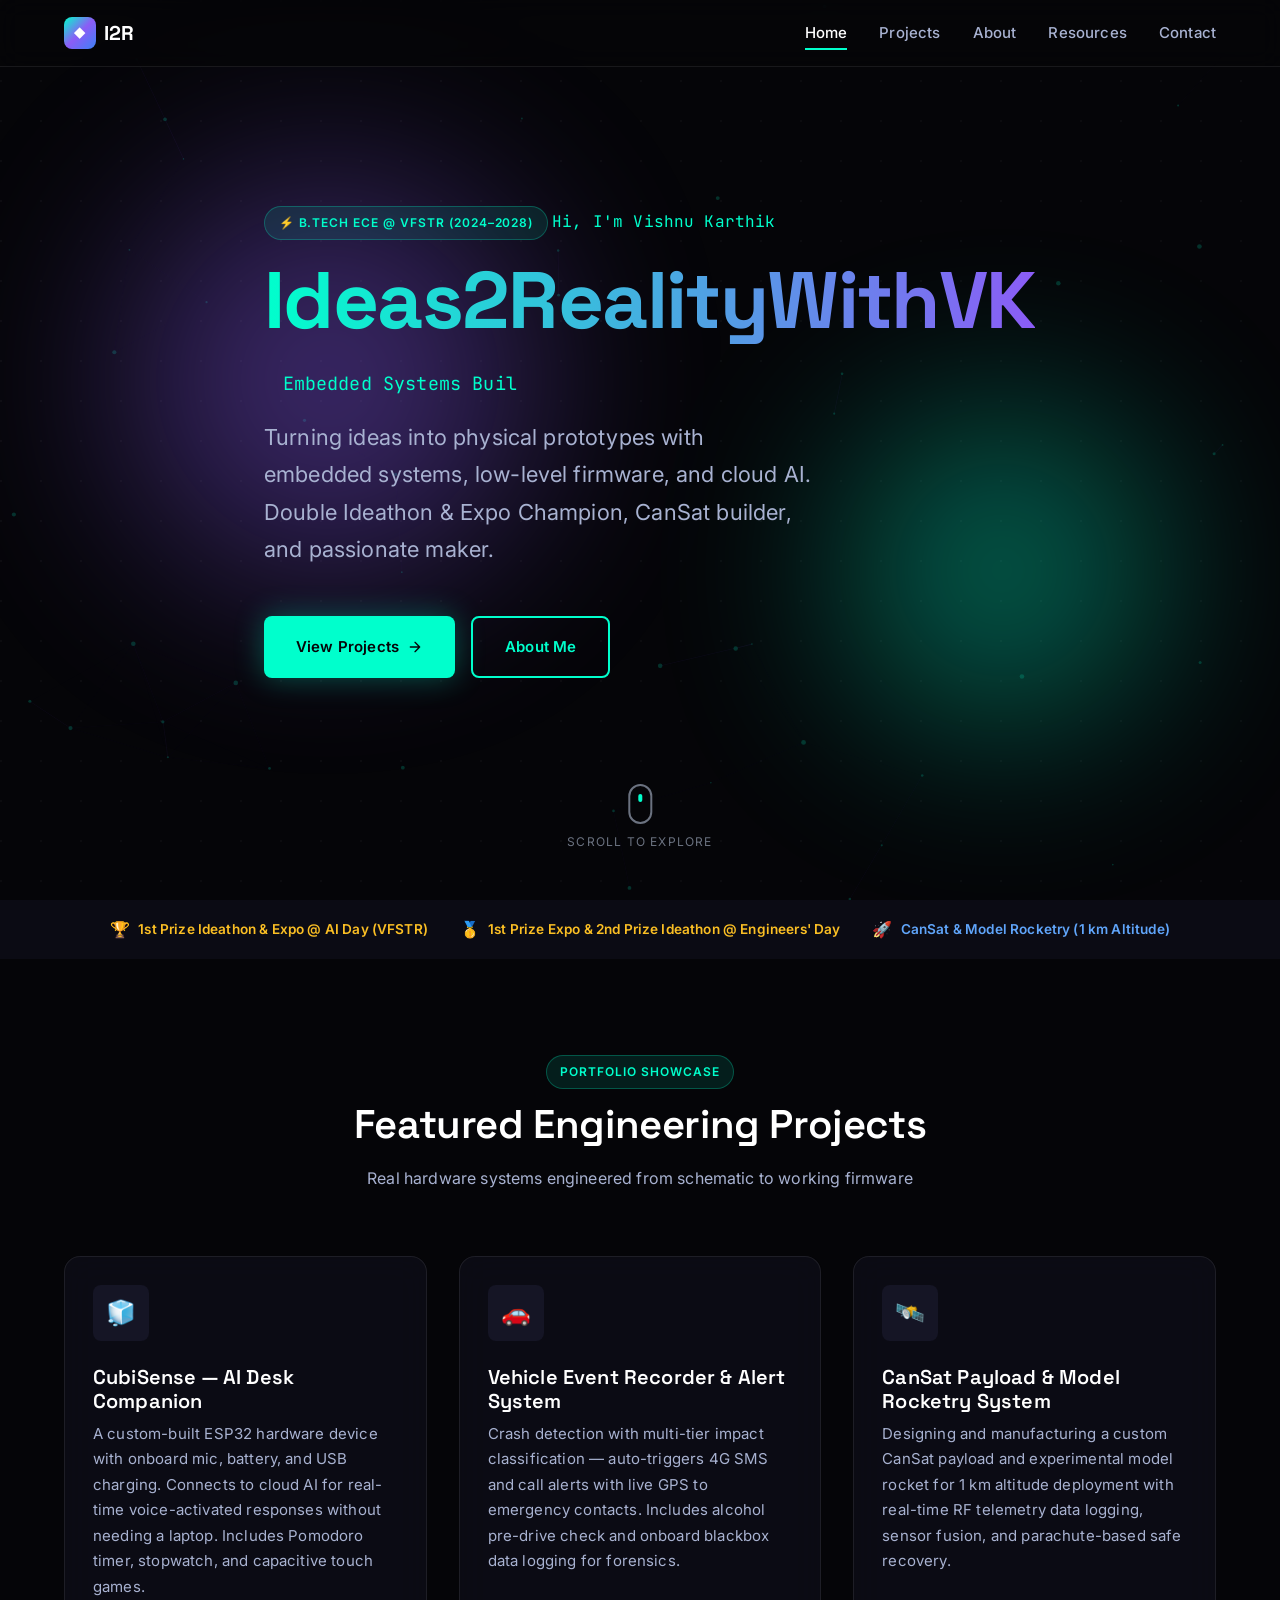
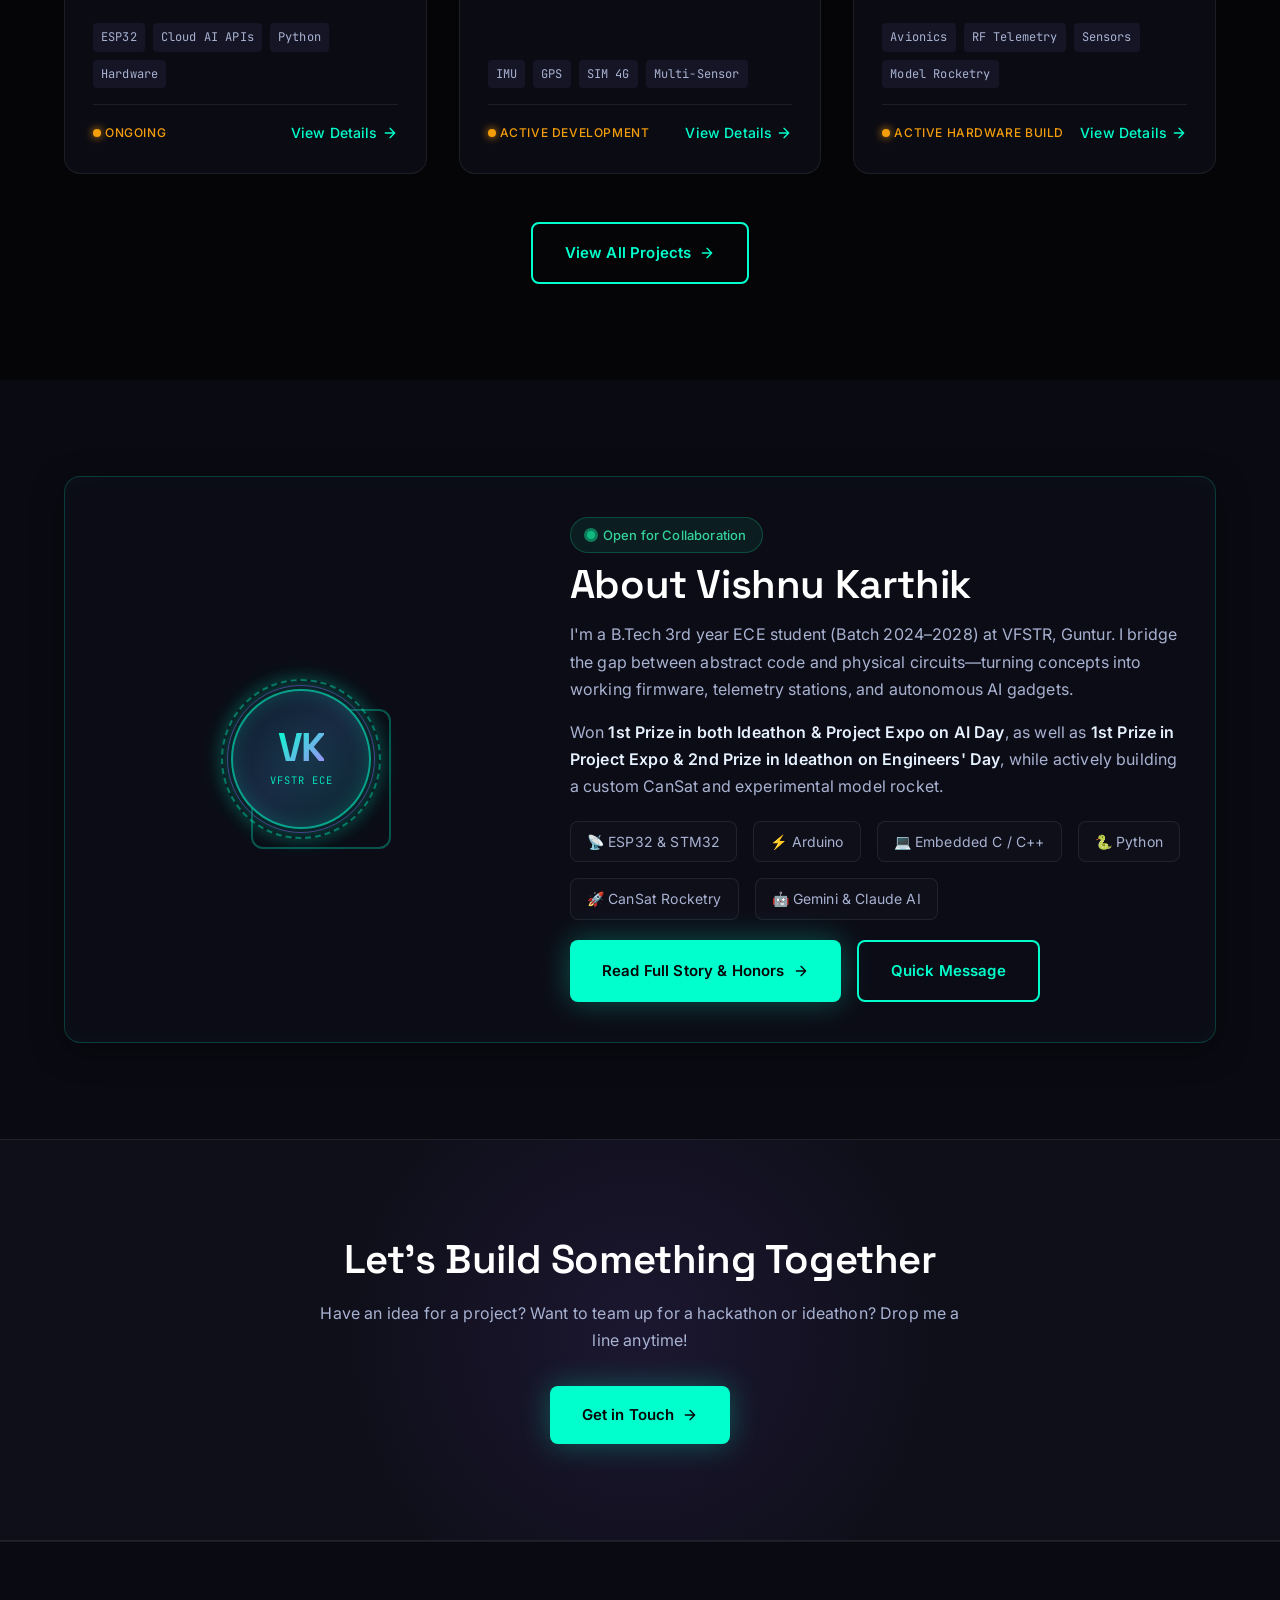
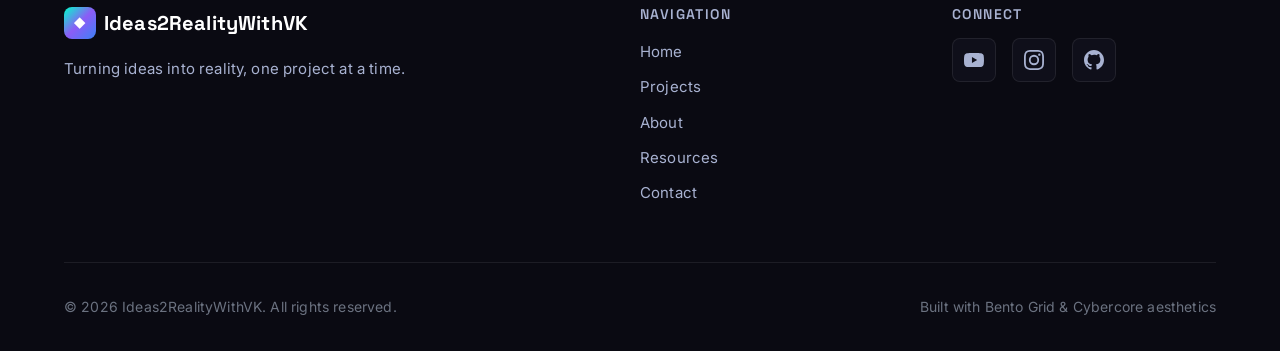
<file: index.html>
<!DOCTYPE html>
<html lang="en">

<head>
  <meta charset="UTF-8">
  <meta name="viewport" content="width=device-width, initial-scale=1.0">
  <meta name="description"
    content="Ideas2RealityWithVK - Hardware and embedded systems portfolio of Vishnu Karthik (VFSTR ECE). Double Ideathon Winner, CanSat Rocketry Finalist, and maker.">
  <meta name="keywords" content="tech portfolio, Vishnu Karthik, VFSTR, embedded systems, Arduino, ESP32, STM32, CanSat, rocketry, AI Day, Engineers Day, Ideathon winner">
  <meta name="author" content="Ideas2RealityWithVK">

  <!-- Open Graph -->
  <meta property="og:title" content="Ideas2RealityWithVK | Tech & Hardware Portfolio">
  <meta property="og:description" content="Turning ideas into reality with electronics, firmware, and AI.">
  <meta property="og:type" content="website">

  <title>Ideas2RealityWithVK | Tech Portfolio</title>

  <!-- Fonts -->
  <link rel="preconnect" href="https://fonts.googleapis.com">
  <link rel="preconnect" href="https://fonts.gstatic.com" crossorigin>
  <link
    href="https://fonts.googleapis.com/css2?family=Inter:wght@400;500;600;700&family=JetBrains+Mono:wght@400;500&family=Space+Grotesk:wght@500;600;700&display=swap"
    rel="stylesheet">

  <!-- Styles -->
  <link rel="stylesheet" href="css/style.css">
</head>

<body>
  <!-- Canvas Background -->
  <canvas id="bg-canvas"></canvas>

  <!-- Skip Link -->
  <a href="#main" class="skip-link">Skip to main content</a>

  <!-- Navigation -->
  <nav class="nav" role="navigation" aria-label="Main navigation">
    <div class="container nav__container">
      <a href="index.html" class="nav__logo" aria-label="Ideas2RealityWithVK Home">
        <span class="nav__logo-icon">◆</span>
        <span>I2R</span>
      </a>

      <button class="nav__toggle" aria-label="Toggle menu" aria-expanded="false">
        <span class="nav__toggle-bar"></span>
        <span class="nav__toggle-bar"></span>
        <span class="nav__toggle-bar"></span>
      </button>

      <ul class="nav__menu" role="menubar">
        <li role="none"><a href="index.html" class="nav__link nav__link--active" role="menuitem">Home</a></li>
        <li role="none"><a href="projects.html" class="nav__link" role="menuitem">Projects</a></li>
        <li role="none"><a href="about.html" class="nav__link" role="menuitem">About</a></li>
        <li role="none"><a href="resources.html" class="nav__link" role="menuitem">Resources</a></li>
        <li role="none"><a href="contact.html" class="nav__link" role="menuitem">Contact</a></li>
      </ul>
    </div>
    <div class="nav__overlay" aria-hidden="true"></div>
  </nav>

  <main id="main">
    <!-- Hero Section -->
    <section class="hero" aria-label="Introduction">
      <div class="hero__bg" aria-hidden="true"></div>
      <div class="hero__glow hero__glow--1" aria-hidden="true"></div>
      <div class="hero__glow hero__glow--2" aria-hidden="true"></div>

      <div class="container hero__content">
        <div class="bento-card__badge bento-card__badge--cyan" style="margin: 0 auto 1rem;">
          <span>⚡ B.TECH ECE @ VFSTR (2024–2028)</span>
        </div>
        <span class="hero__greeting">Hi, I'm Vishnu Karthik</span>
        <h1 class="hero__title">
          <span class="gradient-text">Ideas2RealityWithVK</span>
        </h1>
        
        <!-- Interactive Typewriter Subtitle -->
        <p class="typewriter-text" style="font-family: 'JetBrains Mono', monospace; font-size: 1.15rem; color: var(--accent-primary); margin: 0.5rem auto 1.25rem; min-height: 1.8rem;"></p>

        <p class="hero__tagline">
          Turning ideas into physical prototypes with embedded systems, low-level firmware, and cloud AI.
          Double Ideathon &amp; Expo Champion, CanSat builder, and passionate maker.
        </p>

        <div class="hero__cta">
          <a href="projects.html" class="btn btn--primary">
            View Projects
            <svg class="btn__icon" width="16" height="16" viewBox="0 0 24 24" fill="none" stroke="currentColor"
              stroke-width="2" stroke-linecap="round" stroke-linejoin="round">
              <path d="M5 12h14M12 5l7 7-7 7" />
            </svg>
          </a>
          <a href="about.html" class="btn btn--secondary">
            About Me
          </a>
        </div>
      </div>

      <div class="hero__scroll" aria-hidden="true">
        <div class="hero__scroll-icon"></div>
        <span>Scroll to explore</span>
      </div>
    </section>

    <!-- Awards Ticker / Highlight Banner -->
    <section style="padding: 1rem 0; background: rgba(15, 15, 26, 0.7); border-y: 1px solid rgba(255, 255, 255, 0.08);">
      <div class="container">
        <div style="display: flex; justify-content: center; align-items: center; gap: 2rem; flex-wrap: wrap; text-align: center;">
          <div style="display: flex; align-items: center; gap: 0.5rem;">
            <span>🏆</span>
            <span style="font-size: 0.85rem; font-weight: 600; color: #fbbf24;">1st Prize Ideathon &amp; Expo @ AI Day (VFSTR)</span>
          </div>
          <div style="display: flex; align-items: center; gap: 0.5rem;">
            <span>🥇</span>
            <span style="font-size: 0.85rem; font-weight: 600; color: #fbbf24;">1st Prize Expo &amp; 2nd Prize Ideathon @ Engineers' Day</span>
          </div>
          <div style="display: flex; align-items: center; gap: 0.5rem;">
            <span>🚀</span>
            <span style="font-size: 0.85rem; font-weight: 600; color: #60a5fa;">CanSat &amp; Model Rocketry (1 km Altitude)</span>
          </div>
        </div>
      </div>
    </section>

    <!-- Featured Projects Section -->
    <section class="section" aria-labelledby="featured-heading">
      <div class="container">
        <header class="section-header">
          <div class="bento-card__badge bento-card__badge--cyan" style="margin: 0 auto 0.75rem;">
            <span>PORTFOLIO SHOWCASE</span>
          </div>
          <h2 id="featured-heading">Featured Engineering Projects</h2>
          <p>Real hardware systems engineered from schematic to working firmware</p>
        </header>

        <div class="grid grid--3 reveal-stagger reveal-on-scroll">
          <!-- Project 1: CubiSense -->
          <article class="card project-card bento-card">
            <div class="project-card__icon">🧊</div>
            <h3 class="project-card__title">
              <a href="projects.html#cubisense">CubiSense — AI Desk Companion</a>
            </h3>
            <p class="project-card__description">
              A custom-built ESP32 hardware device with onboard mic, battery, and USB charging.
              Connects to cloud AI for real-time voice-activated responses without needing a laptop.
              Includes Pomodoro timer, stopwatch, and capacitive touch games.
            </p>
            <div class="project-card__tech">
              <span class="tech-badge">ESP32</span>
              <span class="tech-badge">Cloud AI APIs</span>
              <span class="tech-badge">Python</span>
              <span class="tech-badge">Hardware</span>
            </div>
            <div class="project-card__footer">
              <span class="status-badge status-badge--progress">Ongoing</span>
              <a href="projects.html#cubisense" class="card-link">
                View Details
                <svg width="16" height="16" viewBox="0 0 24 24" fill="none" stroke="currentColor" stroke-width="2"
                  stroke-linecap="round" stroke-linejoin="round">
                  <path d="M5 12h14M12 5l7 7-7 7" />
                </svg>
              </a>
            </div>
          </article>

          <!-- Project 2: Vehicle Event Recorder -->
          <article class="card project-card bento-card">
            <div class="project-card__icon">🚗</div>
            <h3 class="project-card__title">
              <a href="projects.html#vehicle">Vehicle Event Recorder &amp; Alert System</a>
            </h3>
            <p class="project-card__description">
              Crash detection with multi-tier impact classification — auto-triggers 4G SMS
              and call alerts with live GPS to emergency contacts. Includes alcohol pre-drive check
              and onboard blackbox data logging for forensics.
            </p>
            <div class="project-card__tech">
              <span class="tech-badge">IMU</span>
              <span class="tech-badge">GPS</span>
              <span class="tech-badge">SIM 4G</span>
              <span class="tech-badge">Multi-Sensor</span>
            </div>
            <div class="project-card__footer">
              <span class="status-badge status-badge--progress">Active Development</span>
              <a href="projects.html#vehicle" class="card-link">
                View Details
                <svg width="16" height="16" viewBox="0 0 24 24" fill="none" stroke="currentColor" stroke-width="2"
                  stroke-linecap="round" stroke-linejoin="round">
                  <path d="M5 12h14M12 5l7 7-7 7" />
                </svg>
              </a>
            </div>
          </article>

          <!-- Project 3: CanSat / Model Rocketry -->
          <article class="card project-card bento-card">
            <div class="project-card__icon">🛰️</div>
            <h3 class="project-card__title">
              <a href="projects.html#cansat">CanSat Payload &amp; Model Rocketry System</a>
            </h3>
            <p class="project-card__description">
              Designing and manufacturing a custom CanSat payload and experimental model rocket
              for 1 km altitude deployment with real-time RF telemetry data logging, sensor fusion,
              and parachute-based safe recovery.
            </p>
            <div class="project-card__tech">
              <span class="tech-badge">Avionics</span>
              <span class="tech-badge">RF Telemetry</span>
              <span class="tech-badge">Sensors</span>
              <span class="tech-badge">Model Rocketry</span>
            </div>
            <div class="project-card__footer">
              <span class="status-badge status-badge--progress">Active Hardware Build</span>
              <a href="projects.html#cansat" class="card-link">
                View Details
                <svg width="16" height="16" viewBox="0 0 24 24" fill="none" stroke="currentColor" stroke-width="2"
                  stroke-linecap="round" stroke-linejoin="round">
                  <path d="M5 12h14M12 5l7 7-7 7" />
                </svg>
              </a>
            </div>
          </article>
        </div>

        <div class="text-center mt-2xl">
          <a href="projects.html" class="btn btn--secondary">
            View All Projects
            <svg class="btn__icon" width="16" height="16" viewBox="0 0 24 24" fill="none" stroke="currentColor"
              stroke-width="2" stroke-linecap="round" stroke-linejoin="round">
              <path d="M5 12h14M12 5l7 7-7 7" />
            </svg>
          </a>
        </div>
      </div>
    </section>

    <!-- About Preview Bento Section -->
    <section class="about-preview section" aria-labelledby="about-heading">
      <div class="container">
        <div class="bento-card bento-card--glow reveal-on-scroll" style="padding: 2.5rem 2rem;">
          <div class="about-preview__content" style="align-items: center;">
            <div class="about-preview__image" style="flex-shrink: 0;">
              <!-- Cyber Avatar -->
              <div class="cyber-avatar" style="margin: 0 auto;">
                <div class="cyber-avatar__ring"></div>
                <div class="cyber-avatar__ring cyber-avatar__ring--inner"></div>
                <div class="cyber-avatar__core">
                  <span class="cyber-avatar__monogram">VK</span>
                  <span class="cyber-avatar__tag">VFSTR ECE</span>
                </div>
              </div>
            </div>

            <div class="about-preview__text">
              <div class="live-status-pill mb-sm">
                <span class="pulse-dot"></span>
                <span>Open for Collaboration</span>
              </div>
              <h2 id="about-heading" style="margin-bottom: 0.75rem;">About Vishnu Karthik</h2>
              <p>
                I'm a B.Tech 3rd year ECE student (Batch 2024–2028) at VFSTR, Guntur.
                I bridge the gap between abstract code and physical circuits—turning concepts into working
                firmware, telemetry stations, and autonomous AI gadgets.
              </p>
              <p>
                Won <strong>1st Prize in both Ideathon &amp; Project Expo on AI Day</strong>, as well as
                <strong>1st Prize in Project Expo &amp; 2nd Prize in Ideathon on Engineers' Day</strong>, while actively building a custom CanSat and experimental model rocket.
              </p>

              <div class="tech-stack" style="margin: 1.25rem 0;">
                <span class="tech-stack__item">📡 ESP32 &amp; STM32</span>
                <span class="tech-stack__item">⚡ Arduino</span>
                <span class="tech-stack__item">💻 Embedded C / C++</span>
                <span class="tech-stack__item">🐍 Python</span>
                <span class="tech-stack__item">🚀 CanSat Rocketry</span>
                <span class="tech-stack__item">🤖 Gemini &amp; Claude AI</span>
              </div>

              <div style="display: flex; gap: 1rem; flex-wrap: wrap;">
                <a href="about.html" class="btn btn--primary">
                  Read Full Story &amp; Honors
                  <svg class="btn__icon" width="16" height="16" viewBox="0 0 24 24" fill="none" stroke="currentColor"
                    stroke-width="2" stroke-linecap="round" stroke-linejoin="round">
                    <path d="M5 12h14M12 5l7 7-7 7" />
                  </svg>
                </a>
                <a href="contact.html" class="btn btn--secondary">
                  Quick Message
                </a>
              </div>
            </div>
          </div>
        </div>
      </div>
    </section>

    <!-- CTA Banner -->
    <section class="cta-banner section" aria-labelledby="cta-heading">
      <div class="container">
        <div class="cta-banner__content reveal-on-scroll">
          <h2 id="cta-heading">Let's Build Something Together</h2>
          <p>
            Have an idea for a project? Want to team up for a hackathon or ideathon?
            Drop me a line anytime!
          </p>
          <a href="contact.html" class="btn btn--primary">
            Get in Touch
            <svg class="btn__icon" width="16" height="16" viewBox="0 0 24 24" fill="none" stroke="currentColor"
              stroke-width="2" stroke-linecap="round" stroke-linejoin="round">
              <path d="M5 12h14M12 5l7 7-7 7" />
            </svg>
          </a>
        </div>
      </div>
    </section>
  </main>

  <!-- Footer -->
  <footer class="footer" role="contentinfo">
    <div class="container">
      <div class="footer__content">
        <div class="footer__brand">
          <a href="index.html" class="nav__logo">
            <span class="nav__logo-icon">◆</span>
            <span>Ideas2RealityWithVK</span>
          </a>
          <p>Turning ideas into reality, one project at a time.</p>
        </div>

        <nav class="footer__nav" aria-label="Footer navigation">
          <h4>Navigation</h4>
          <ul>
            <li><a href="index.html">Home</a></li>
            <li><a href="projects.html">Projects</a></li>
            <li><a href="about.html">About</a></li>
            <li><a href="resources.html">Resources</a></li>
            <li><a href="contact.html">Contact</a></li>
          </ul>
        </nav>

        <div class="footer__social">
          <h4>Connect</h4>
          <div class="social-links">
            <a href="https://youtube.com/@Ideas2RealityWithVK" class="social-link" aria-label="YouTube" target="_blank"
              rel="noopener noreferrer">
              <svg viewBox="0 0 24 24" fill="currentColor">
                <path
                  d="M23.498 6.186a3.016 3.016 0 0 0-2.122-2.136C19.505 3.545 12 3.545 12 3.545s-7.505 0-9.377.505A3.017 3.017 0 0 0 .502 6.186C0 8.07 0 12 0 12s0 3.93.502 5.814a3.016 3.016 0 0 0 2.122 2.136c1.871.505 9.376.505 9.376.505s7.505 0 9.377-.505a3.015 3.015 0 0 0 2.122-2.136C24 15.93 24 12 24 12s0-3.93-.502-5.814zM9.545 15.568V8.432L15.818 12l-6.273 3.568z" />
              </svg>
            </a>
            <a href="https://instagram.com/ideas2reality_vk" class="social-link" aria-label="Instagram" target="_blank"
              rel="noopener noreferrer">
              <svg viewBox="0 0 24 24" fill="currentColor">
                <path
                  d="M12 2.163c3.204 0 3.584.012 4.85.07 3.252.148 4.771 1.691 4.919 4.919.058 1.265.069 1.645.069 4.849 0 3.205-.012 3.584-.069 4.849-.149 3.225-1.664 4.771-4.919 4.919-1.266.058-1.644.07-4.85.07-3.204 0-3.584-.012-4.849-.07-3.26-.149-4.771-1.699-4.919-4.92-.058-1.265-.07-1.644-.07-4.849 0-3.204.013-3.583.07-4.849.149-3.227 1.664-4.771 4.919-4.919 1.266-.057 1.645-.069 4.849-.069zM12 0C8.741 0 8.333.014 7.053.072 2.695.272.273 2.69.073 7.052.014 8.333 0 8.741 0 12c0 3.259.014 3.668.072 4.948.2 4.358 2.618 6.78 6.98 6.98C8.333 23.986 8.741 24 12 24c3.259 0 3.668-.014 4.948-.072 4.354-.2 6.782-2.618 6.979-6.98.059-1.28.073-1.689.073-4.948 0-3.259-.014-3.667-.072-4.947-.196-4.354-2.617-6.78-6.979-6.98C15.668.014 15.259 0 12 0zm0 5.838a6.162 6.162 0 1 0 0 12.324 6.162 6.162 0 0 0 0-12.324zM12 16a4 4 0 1 1 0-8 4 4 0 0 1 0 8zm6.406-11.845a1.44 1.44 0 1 0 0 2.881 1.44 1.44 0 0 0 0-2.881z" />
              </svg>
            </a>
            <a href="https://github.com/vishnukarthik5926" class="social-link" aria-label="GitHub" target="_blank"
              rel="noopener noreferrer">
              <svg viewBox="0 0 24 24" fill="currentColor">
                <path
                  d="M12 0C5.374 0 0 5.373 0 12c0 5.302 3.438 9.8 8.207 11.387.599.111.793-.261.793-.577v-2.234c-3.338.726-4.033-1.416-4.033-1.416-.546-1.387-1.333-1.756-1.333-1.756-1.089-.745.083-.729.083-.729 1.205.084 1.839 1.237 1.839 1.237 1.07 1.834 2.807 1.304 3.492.997.107-.775.418-1.305.762-1.604-2.665-.305-5.467-1.334-5.467-5.931 0-1.311.469-2.381 1.236-3.221-.124-.303-.535-1.524.117-3.176 0 0 1.008-.322 3.301 1.23A11.509 11.509 0 0 1 12 5.803c1.02.005 2.047.138 3.006.404 2.291-1.552 3.297-1.23 3.297-1.23.653 1.653.242 2.874.118 3.176.77.84 1.235 1.911 1.235 3.221 0 4.609-2.807 5.624-5.479 5.921.43.372.823 1.102.823 2.222v3.293c0 .319.192.694.801.576C20.566 21.797 24 17.3 24 12c0-6.627-5.373-12-12-12z" />
              </svg>
            </a>
          </div>
        </div>
      </div>

      <div class="footer__bottom">
        <p>&copy; 2026 Ideas2RealityWithVK. All rights reserved.</p>
        <p>Built with Bento Grid &amp; Cybercore aesthetics</p>
      </div>
    </div>
  </footer>

  <!-- Scripts -->
  <script src="js/main.js?v=3"></script>
</body>

</html>
</file>
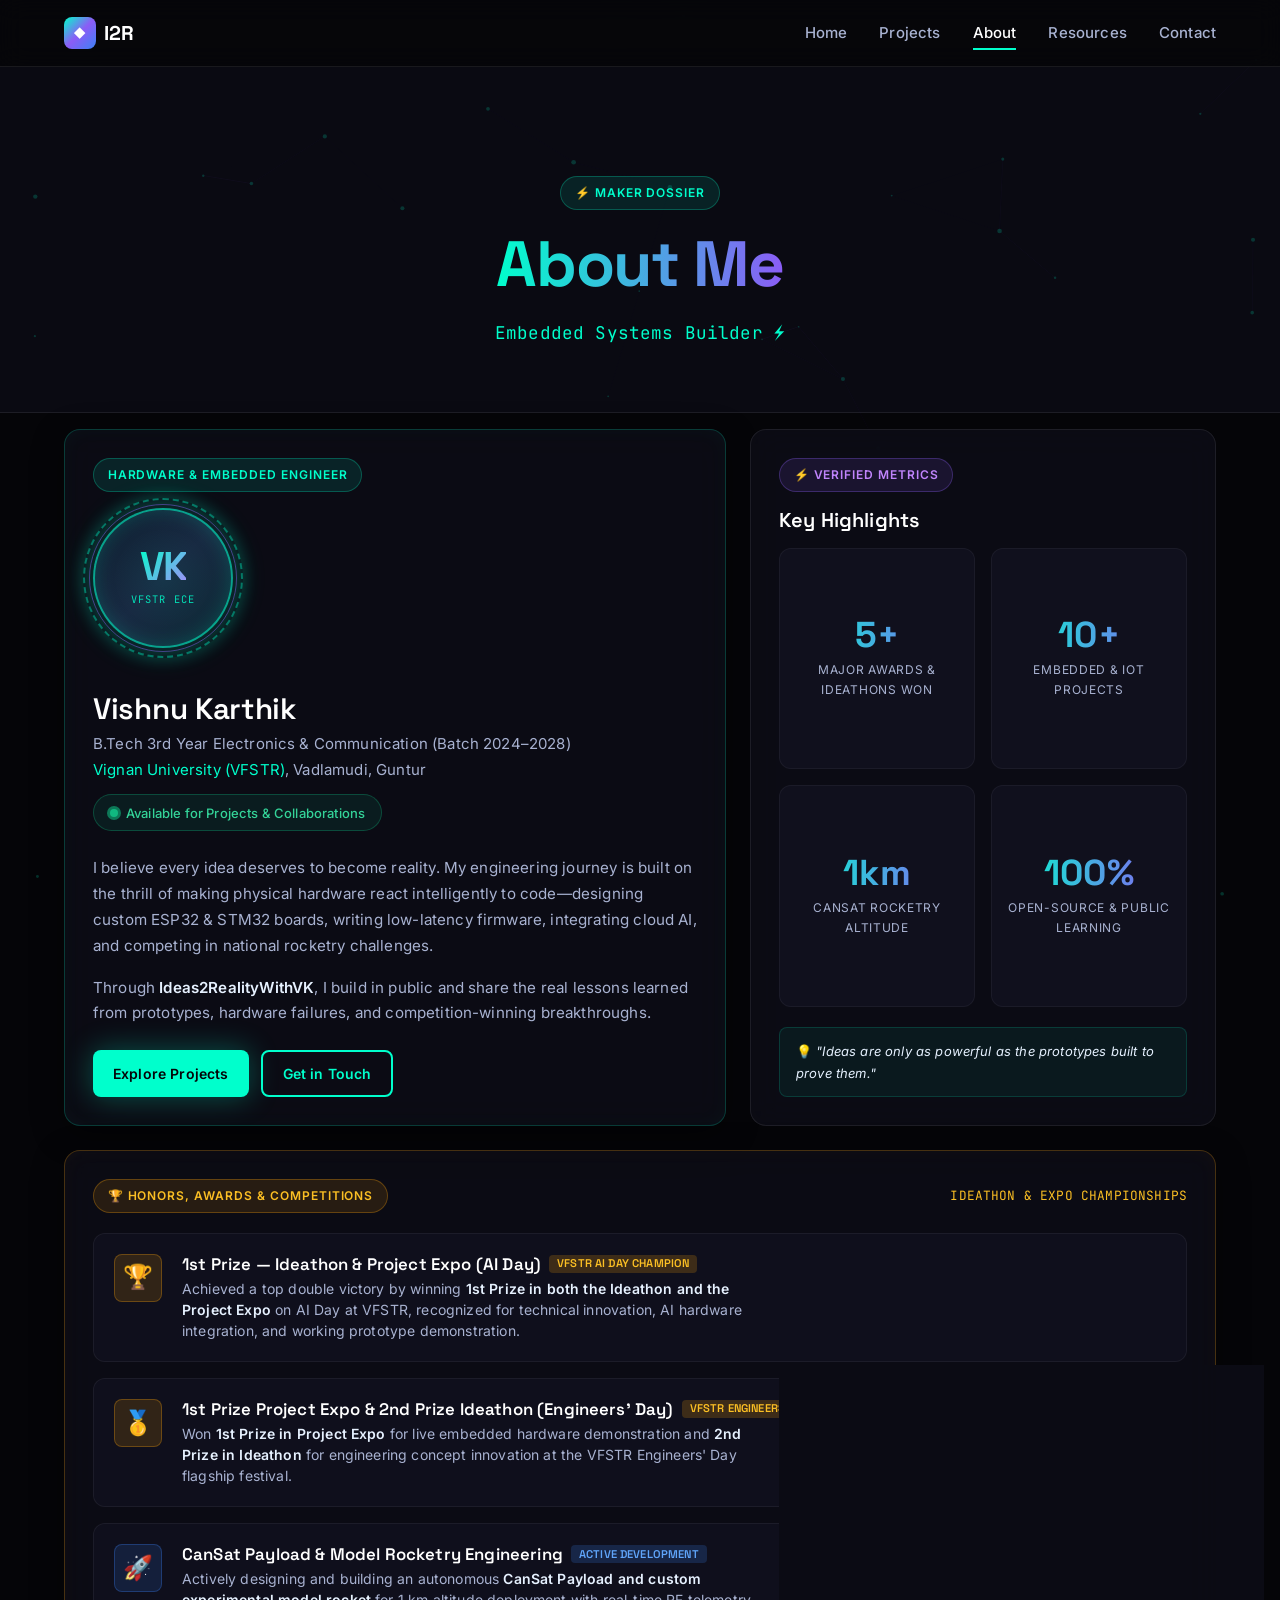
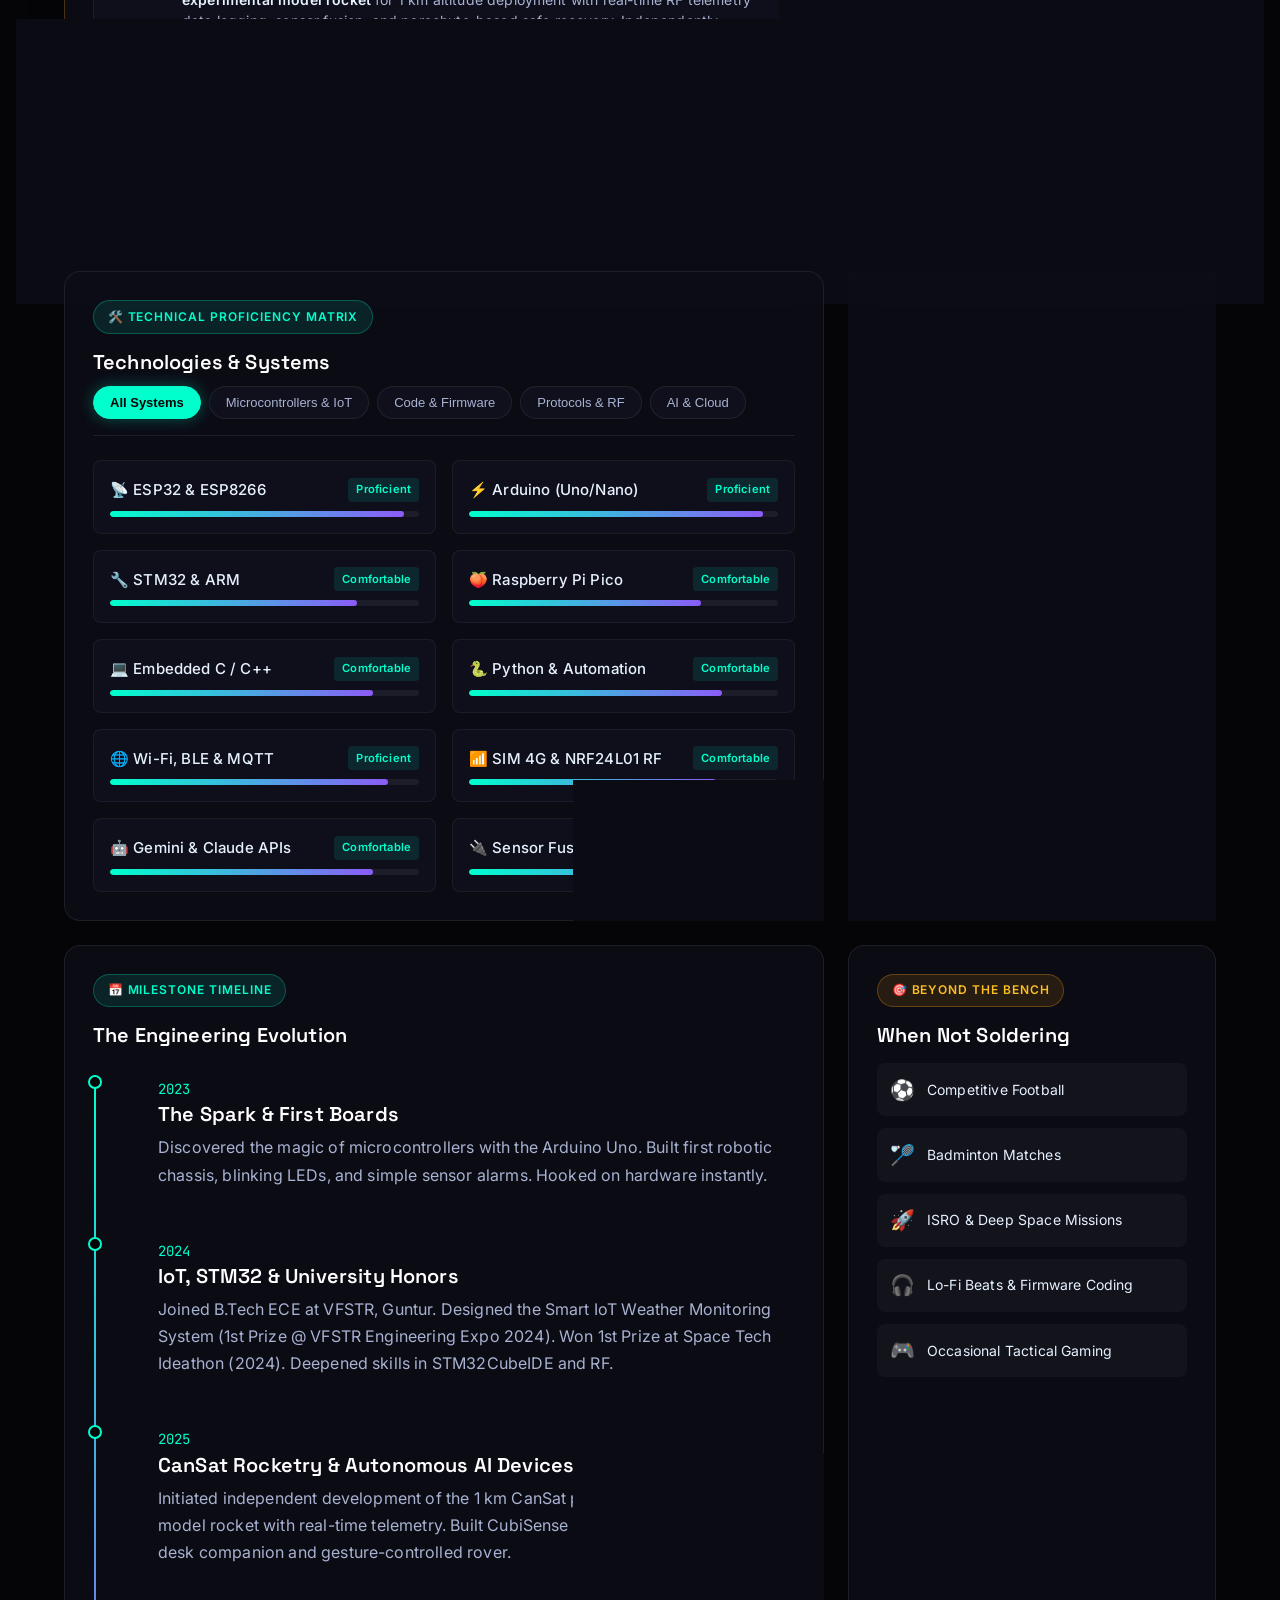
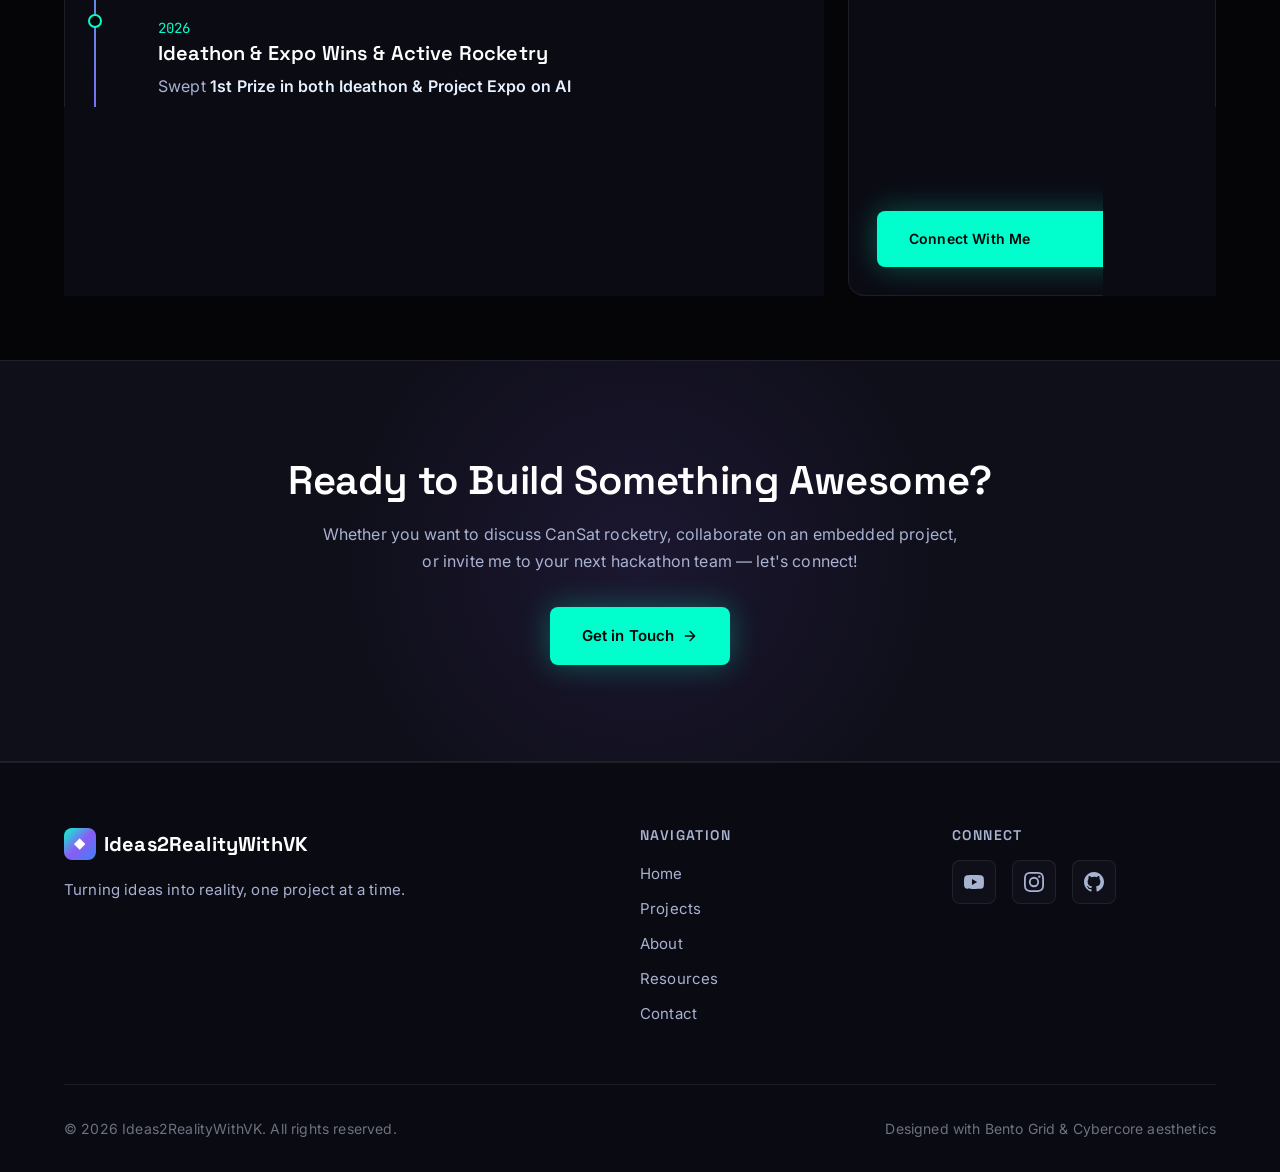
<file: about.html>
<!DOCTYPE html>
<html lang="en">

<head>
    <meta charset="UTF-8">
    <meta name="viewport" content="width=device-width, initial-scale=1.0">
    <meta name="description"
        content="Get to know Vishnu Karthik (Ideas2RealityWithVK) - B.Tech ECE student at VFSTR, hardware engineer, double Ideathon & Expo winner, and CanSat rocketry builder.">
    <meta name="keywords" content="Vishnu Karthik, Ideas2RealityWithVK, VFSTR, embedded systems, ESP32, STM32, rocketry, CanSat, AI Day, Engineers Day, Ideathon winner">
    <meta name="author" content="Ideas2RealityWithVK">

    <title>About Me | Ideas2RealityWithVK</title>

    <!-- Fonts -->
    <link rel="preconnect" href="https://fonts.googleapis.com">
    <link rel="preconnect" href="https://fonts.gstatic.com" crossorigin>
    <link
        href="https://fonts.googleapis.com/css2?family=Inter:wght@400;500;600;700&family=JetBrains+Mono:wght@400;500&family=Space+Grotesk:wght@500;600;700&display=swap"
        rel="stylesheet">

    <!-- Styles -->
    <link rel="stylesheet" href="css/style.css">
</head>

<body>
    <!-- Canvas Particle Background -->
    <canvas id="bg-canvas"></canvas>

    <!-- Skip Link -->
    <a href="#main" class="skip-link">Skip to main content</a>

    <!-- Navigation -->
    <nav class="nav" role="navigation" aria-label="Main navigation">
        <div class="container nav__container">
            <a href="index.html" class="nav__logo" aria-label="Ideas2RealityWithVK Home">
                <span class="nav__logo-icon">◆</span>
                <span>I2R</span>
            </a>

            <button class="nav__toggle" aria-label="Toggle menu" aria-expanded="false">
                <span class="nav__toggle-bar"></span>
                <span class="nav__toggle-bar"></span>
                <span class="nav__toggle-bar"></span>
            </button>

            <ul class="nav__menu" role="menubar">
                <li role="none"><a href="index.html" class="nav__link" role="menuitem">Home</a></li>
                <li role="none"><a href="projects.html" class="nav__link" role="menuitem">Projects</a></li>
                <li role="none"><a href="about.html" class="nav__link nav__link--active" role="menuitem">About</a></li>
                <li role="none"><a href="resources.html" class="nav__link" role="menuitem">Resources</a></li>
                <li role="none"><a href="contact.html" class="nav__link" role="menuitem">Contact</a></li>
            </ul>
        </div>
        <div class="nav__overlay" aria-hidden="true"></div>
    </nav>

    <main id="main">
        <!-- Page Header -->
        <header class="page-header">
            <div class="container">
                <div class="bento-card__badge bento-card__badge--cyan" style="margin: 0 auto 1rem;">
                    <span>⚡ MAKER DOSSIER</span>
                </div>
                <h1><span class="gradient-text">About Me</span></h1>
                <p class="typewriter-text" style="font-family: 'JetBrains Mono', monospace; font-size: 1.1rem; color: var(--accent-primary); min-height: 1.8rem;"></p>
            </div>
        </header>

        <!-- Bento Grid Main Container -->
        <section class="about-section" style="padding-top: 1rem;">
            <div class="container">
                <div class="bento-grid reveal-on-scroll">

                    <!-- ============================================
                         BENTO 1: PROFILE HERO CARD (Span 7)
                         ============================================ -->
                    <div class="bento-col-7">
                        <div class="bento-card bento-card--glow" style="height: 100%; justify-content: space-between;">
                            <div>
                                <div class="bento-card__badge bento-card__badge--cyan">
                                    <span>HARDWARE &amp; EMBEDDED ENGINEER</span>
                                </div>

                                <div class="cyber-avatar-container" style="padding: 0 0 1.5rem 0; align-items: flex-start; text-align: left;">
                                    <div style="display: flex; align-items: center; gap: 1.5rem; flex-wrap: wrap;">
                                        <!-- Cyber Avatar -->
                                        <div class="cyber-avatar">
                                            <div class="cyber-avatar__ring"></div>
                                            <div class="cyber-avatar__ring cyber-avatar__ring--inner"></div>
                                            <div class="cyber-avatar__core">
                                                <span class="cyber-avatar__monogram">VK</span>
                                                <span class="cyber-avatar__tag">VFSTR ECE</span>
                                            </div>
                                        </div>

                                        <div>
                                            <h2 style="font-size: 1.85rem; margin-bottom: 0.25rem;">Vishnu Karthik</h2>
                                            <p style="font-size: 0.9375rem; color: var(--text-muted); margin-bottom: 0.75rem;">
                                                B.Tech 3rd Year Electronics &amp; Communication (Batch 2024–2028)
                                                <br><span style="color: var(--accent-primary);">Vignan University (VFSTR)</span>, Vadlamudi, Guntur
                                            </p>
                                            <div class="live-status-pill">
                                                <span class="pulse-dot"></span>
                                                <span>Available for Projects &amp; Collaborations</span>
                                            </div>
                                        </div>
                                    </div>
                                </div>

                                <p style="font-size: 0.95rem; line-height: 1.7; margin-bottom: 1rem;">
                                    I believe every idea deserves to become reality. My engineering journey is built on
                                    the thrill of making physical hardware react intelligently to code—designing custom
                                    ESP32 &amp; STM32 boards, writing low-latency firmware, integrating cloud AI, and
                                    competing in national rocketry challenges.
                                </p>
                                <p style="font-size: 0.95rem; line-height: 1.7; margin: 0;">
                                    Through <strong>Ideas2RealityWithVK</strong>, I build in public and share the real
                                    lessons learned from prototypes, hardware failures, and competition-winning breakthroughs.
                                </p>
                            </div>

                            <div style="margin-top: 1.5rem; display: flex; gap: 0.75rem; flex-wrap: wrap;">
                                <a href="projects.html" class="btn btn--primary" style="padding: 0.6rem 1.25rem; font-size: 0.875rem;">
                                    Explore Projects
                                </a>
                                <a href="contact.html" class="btn btn--secondary" style="padding: 0.6rem 1.25rem; font-size: 0.875rem;">
                                    Get in Touch
                                </a>
                            </div>
                        </div>
                    </div>

                    <!-- ============================================
                         BENTO 2: LIVE METRICS & IMPACT (Span 5)
                         ============================================ -->
                    <div class="bento-col-5">
                        <div class="bento-card" style="height: 100%;">
                            <div class="bento-card__badge bento-card__badge--purple">
                                <span>⚡ VERIFIED METRICS</span>
                            </div>

                            <h3 style="font-size: 1.25rem; margin-bottom: 1rem;">Key Highlights</h3>

                            <div class="stats-bento-grid">
                                <div class="stat-item">
                                    <div class="stat-item__number gradient-text" data-target="5+">5+</div>
                                    <div class="stat-item__label">Major Awards &amp; Ideathons Won</div>
                                </div>
                                <div class="stat-item">
                                    <div class="stat-item__number gradient-text" data-target="10+">10+</div>
                                    <div class="stat-item__label">Embedded &amp; IoT Projects</div>
                                </div>
                                <div class="stat-item">
                                    <div class="stat-item__number gradient-text" data-target="1km">1 km</div>
                                    <div class="stat-item__label">CanSat Rocketry Altitude</div>
                                </div>
                                <div class="stat-item">
                                    <div class="stat-item__number gradient-text" data-target="100%">100%</div>
                                    <div class="stat-item__label">Open-Source &amp; Public Learning</div>
                                </div>
                            </div>

                            <div style="margin-top: 1.25rem; padding: 0.75rem 1rem; background: rgba(0,255,204,0.06); border: 1px solid rgba(0,255,204,0.15); border-radius: var(--radius-md); font-size: 0.8125rem; color: var(--text-bright);">
                                💡 <em>"Ideas are only as powerful as the prototypes built to prove them."</em>
                            </div>
                        </div>
                    </div>

                    <!-- ============================================
                         BENTO 3: PRESTIGE HONORS & TROPHIES (Span 12)
                         ============================================ -->
                    <div class="bento-col-12">
                        <div class="bento-card bento-card--accent-gold">
                            <div style="display: flex; justify-content: space-between; align-items: center; flex-wrap: wrap; gap: 0.5rem; margin-bottom: 1.25rem;">
                                <div class="bento-card__badge bento-card__badge--gold" style="margin-bottom: 0;">
                                    <span>🏆 HONORS, AWARDS &amp; COMPETITIONS</span>
                                </div>
                                <span style="font-family: 'JetBrains Mono', monospace; font-size: 0.8rem; color: #fbbf24;">
                                    IDEATHON &amp; EXPO CHAMPIONSHIPS
                                </span>
                            </div>

                            <div class="awards-list">
                                <!-- Award 1: AI Day Double Sweep -->
                                <div class="award-item">
                                    <div class="award-item__icon">🏆</div>
                                    <div class="award-item__content">
                                        <h4>
                                            1st Prize — Ideathon &amp; Project Expo (AI Day)
                                            <span class="award-item__tag">VFSTR AI Day Champion</span>
                                        </h4>
                                        <p>
                                            Achieved a top double victory by winning <strong>1st Prize in both the Ideathon and the Project Expo</strong> on AI Day at VFSTR, recognized for technical innovation, AI hardware integration, and working prototype demonstration.
                                        </p>
                                    </div>
                                </div>

                                <!-- Award 2: Engineers' Day -->
                                <div class="award-item">
                                    <div class="award-item__icon">🥇</div>
                                    <div class="award-item__content">
                                        <h4>
                                            1st Prize Project Expo &amp; 2nd Prize Ideathon (Engineers' Day)
                                            <span class="award-item__tag">VFSTR Engineers' Day</span>
                                        </h4>
                                        <p>
                                            Won <strong>1st Prize in Project Expo</strong> for live embedded hardware demonstration and <strong>2nd Prize in Ideathon</strong> for engineering concept innovation at the VFSTR Engineers' Day flagship festival.
                                        </p>
                                    </div>
                                </div>

                                <!-- Award 3: CanSat & Model Rocketry System -->
                                <div class="award-item">
                                    <div class="award-item__icon" style="background: rgba(59, 130, 246, 0.15); border-color: rgba(59, 130, 246, 0.3); color: #60a5fa;">🚀</div>
                                    <div class="award-item__content">
                                        <h4>
                                            CanSat Payload &amp; Model Rocketry Engineering
                                            <span class="award-item__tag" style="background: rgba(59, 130, 246, 0.2); color: #60a5fa;">Active Development</span>
                                        </h4>
                                        <p>
                                            Actively designing and building an autonomous <strong>CanSat Payload and custom experimental model rocket</strong> for 1 km altitude deployment with real-time RF telemetry data logging, sensor fusion, and parachute-based safe recovery. Independently manufacturing both the rocket airframe and the CanSat flight avionics.
                                        </p>
                                    </div>
                                </div>

                                <!-- Award 4: Space Tech Ideathon & Weather System (2024) -->
                                <div class="award-item">
                                    <div class="award-item__icon">🌟</div>
                                    <div class="award-item__content">
                                        <h4>
                                            1st Prize — Space Tech Ideathon &amp; Engineering Expo Awards (2024)
                                            <span class="award-item__tag">2024 Champion</span>
                                        </h4>
                                        <p>
                                            Won 1st Prize at the Space Tech Ideathon for sensor telemetry innovation, following 1st Prize recognition for the Smart IoT Weather Monitoring System at the VFSTR Engineering Expo (2024).
                                        </p>
                                    </div>
                                </div>
                            </div>
                        </div>
                    </div>

                    <!-- ============================================
                         BENTO 4: INTERACTIVE SKILLS MATRIX (Span 8)
                         ============================================ -->
                    <div class="bento-col-8">
                        <div class="bento-card" style="height: 100%;">
                            <div class="bento-card__badge bento-card__badge--cyan">
                                <span>🛠️ TECHNICAL PROFICIENCY MATRIX</span>
                            </div>

                            <h3 style="font-size: 1.25rem; margin-bottom: 0.75rem;">Technologies &amp; Systems</h3>

                            <!-- Filter Tabs -->
                            <div class="skill-tabs-nav">
                                <button type="button" class="skill-tab-btn active" data-filter="all">All Systems</button>
                                <button type="button" class="skill-tab-btn" data-filter="mcu">Microcontrollers &amp; IoT</button>
                                <button type="button" class="skill-tab-btn" data-filter="software">Code &amp; Firmware</button>
                                <button type="button" class="skill-tab-btn" data-filter="comms">Protocols &amp; RF</button>
                                <button type="button" class="skill-tab-btn" data-filter="ai">AI &amp; Cloud</button>
                            </div>

                            <!-- Skills Grid -->
                            <div class="skill-cards-grid">
                                <!-- MCU 1 -->
                                <div class="skill-bar-card" data-category="mcu">
                                    <div class="skill-bar-card__header">
                                        <span class="skill-bar-card__title">📡 ESP32 &amp; ESP8266</span>
                                        <span class="skill-bar-card__badge">Proficient</span>
                                    </div>
                                    <div class="skill-progress-track">
                                        <div class="skill-progress-bar" style="width: 95%;"></div>
                                    </div>
                                </div>

                                <!-- MCU 2 -->
                                <div class="skill-bar-card" data-category="mcu">
                                    <div class="skill-bar-card__header">
                                        <span class="skill-bar-card__title">⚡ Arduino (Uno/Nano)</span>
                                        <span class="skill-bar-card__badge">Proficient</span>
                                    </div>
                                    <div class="skill-progress-track">
                                        <div class="skill-progress-bar" style="width: 95%;"></div>
                                    </div>
                                </div>

                                <!-- MCU 3 -->
                                <div class="skill-bar-card" data-category="mcu">
                                    <div class="skill-bar-card__header">
                                        <span class="skill-bar-card__title">🔧 STM32 &amp; ARM</span>
                                        <span class="skill-bar-card__badge">Comfortable</span>
                                    </div>
                                    <div class="skill-progress-track">
                                        <div class="skill-progress-bar" style="width: 80%;"></div>
                                    </div>
                                </div>

                                <!-- MCU 4 -->
                                <div class="skill-bar-card" data-category="mcu">
                                    <div class="skill-bar-card__header">
                                        <span class="skill-bar-card__title">🍑 Raspberry Pi Pico</span>
                                        <span class="skill-bar-card__badge">Comfortable</span>
                                    </div>
                                    <div class="skill-progress-track">
                                        <div class="skill-progress-bar" style="width: 75%;"></div>
                                    </div>
                                </div>

                                <!-- Software 1 -->
                                <div class="skill-bar-card" data-category="software">
                                    <div class="skill-bar-card__header">
                                        <span class="skill-bar-card__title">💻 Embedded C / C++</span>
                                        <span class="skill-bar-card__badge">Comfortable</span>
                                    </div>
                                    <div class="skill-progress-track">
                                        <div class="skill-progress-bar" style="width: 85%;"></div>
                                    </div>
                                </div>

                                <!-- Software 2 -->
                                <div class="skill-bar-card" data-category="software">
                                    <div class="skill-bar-card__header">
                                        <span class="skill-bar-card__title">🐍 Python &amp; Automation</span>
                                        <span class="skill-bar-card__badge">Comfortable</span>
                                    </div>
                                    <div class="skill-progress-track">
                                        <div class="skill-progress-bar" style="width: 82%;"></div>
                                    </div>
                                </div>

                                <!-- Comms 1 -->
                                <div class="skill-bar-card" data-category="comms">
                                    <div class="skill-bar-card__header">
                                        <span class="skill-bar-card__title">🌐 Wi-Fi, BLE &amp; MQTT</span>
                                        <span class="skill-bar-card__badge">Proficient</span>
                                    </div>
                                    <div class="skill-progress-track">
                                        <div class="skill-progress-bar" style="width: 90%;"></div>
                                    </div>
                                </div>

                                <!-- Comms 2 -->
                                <div class="skill-bar-card" data-category="comms">
                                    <div class="skill-bar-card__header">
                                        <span class="skill-bar-card__title">📶 SIM 4G &amp; NRF24L01 RF</span>
                                        <span class="skill-bar-card__badge">Comfortable</span>
                                    </div>
                                    <div class="skill-progress-track">
                                        <div class="skill-progress-bar" style="width: 80%;"></div>
                                    </div>
                                </div>

                                <!-- AI 1 -->
                                <div class="skill-bar-card" data-category="ai">
                                    <div class="skill-bar-card__header">
                                        <span class="skill-bar-card__title">🤖 Gemini &amp; Claude APIs</span>
                                        <span class="skill-bar-card__badge">Comfortable</span>
                                    </div>
                                    <div class="skill-progress-track">
                                        <div class="skill-progress-bar" style="width: 85%;"></div>
                                    </div>
                                </div>

                                <!-- AI 2 -->
                                <div class="skill-bar-card" data-category="ai">
                                    <div class="skill-bar-card__header">
                                        <span class="skill-bar-card__title">🔌 Sensor Fusion &amp; GPS</span>
                                        <span class="skill-bar-card__badge">Proficient</span>
                                    </div>
                                    <div class="skill-progress-track">
                                        <div class="skill-progress-bar" style="width: 90%;"></div>
                                    </div>
                                </div>
                            </div>
                        </div>
                    </div>

                    <!-- ============================================
                         BENTO 5: PHILOSOPHY CARD (Span 4)
                         ============================================ -->
                    <div class="bento-col-4">
                        <div class="bento-card" style="height: 100%; justify-content: space-between;">
                            <div>
                                <div class="bento-card__badge bento-card__badge--purple">
                                    <span>🧠 CORE PHILOSOPHY</span>
                                </div>

                                <div style="display: flex; flex-direction: column; gap: 1.25rem; margin-top: 0.5rem;">
                                    <div>
                                        <h4 style="font-size: 1rem; color: var(--accent-primary); margin-bottom: 0.25rem;">
                                            🔬 Build, Break, Learn
                                        </h4>
                                        <p style="font-size: 0.85rem; line-height: 1.5; margin: 0;">
                                            Datasheets and theory are essential, but true mastery comes from holding soldering irons, diagnosing oscilloscopes, and fixing bugs.
                                        </p>
                                    </div>

                                    <div>
                                        <h4 style="font-size: 1rem; color: #a78bfa; margin-bottom: 0.25rem;">
                                            📢 Build in Public
                                        </h4>
                                        <p style="font-size: 0.85rem; line-height: 1.5; margin: 0;">
                                            Sharing debugging hurdles openly connects you with kindred makers and creates real value for others on the same path.
                                        </p>
                                    </div>

                                    <div>
                                        <h4 style="font-size: 1rem; color: #38bdf8; margin-bottom: 0.25rem;">
                                            🤝 AI as a Co-Pilot
                                        </h4>
                                        <p style="font-size: 0.85rem; line-height: 1.5; margin: 0;">
                                            Leveraging LLMs and modern AI tools accelerates firmware iteration and PCB review, freeing up time for high-level creative architecture.
                                        </p>
                                    </div>
                                </div>
                            </div>

                            <div style="margin-top: 1.5rem; text-align: center; border-top: 1px solid rgba(255,255,255,0.08); padding-top: 1rem;">
                                <span style="font-size: 0.8rem; color: var(--text-dim); font-family: 'JetBrains Mono', monospace;">
                                    &lt;turning_ideas_into_reality&gt;
                                </span>
                            </div>
                        </div>
                    </div>

                    <!-- ============================================
                         BENTO 6: JOURNEY TIMELINE (Span 8)
                         ============================================ -->
                    <div class="bento-col-8">
                        <div class="bento-card">
                            <div class="bento-card__badge bento-card__badge--cyan">
                                <span>📅 MILESTONE TIMELINE</span>
                            </div>

                            <h3 style="font-size: 1.25rem; margin-bottom: 1.25rem;">The Engineering Evolution</h3>

                            <div class="timeline" style="margin-top: 0.5rem;">
                                <div class="timeline__item">
                                    <span class="timeline__year">2023</span>
                                    <h4 class="timeline__title">The Spark &amp; First Boards</h4>
                                    <p class="timeline__description">
                                        Discovered the magic of microcontrollers with the Arduino Uno. Built first robotic chassis, blinking LEDs, and simple sensor alarms. Hooked on hardware instantly.
                                    </p>
                                </div>

                                <div class="timeline__item">
                                    <span class="timeline__year">2024</span>
                                    <h4 class="timeline__title">IoT, STM32 &amp; University Honors</h4>
                                    <p class="timeline__description">
                                        Joined B.Tech ECE at VFSTR, Guntur. Designed the Smart IoT Weather Monitoring System (1st Prize @ VFSTR Engineering Expo 2024). Won 1st Prize at Space Tech Ideathon (2024). Deepened skills in STM32CubeIDE and RF.
                                    </p>
                                </div>

                                <div class="timeline__item">
                                    <span class="timeline__year">2025</span>
                                    <h4 class="timeline__title">CanSat Rocketry &amp; Autonomous AI Devices</h4>
                                    <p class="timeline__description">
                                        Initiated independent development of the 1 km CanSat payload and experimental model rocket with real-time telemetry. Built CubiSense standalone ESP32 voice desk companion and gesture-controlled rover.
                                    </p>
                                </div>

                                <div class="timeline__item">
                                    <span class="timeline__year">2026</span>
                                    <h4 class="timeline__title">Ideathon &amp; Expo Wins &amp; Active Rocketry</h4>
                                    <p class="timeline__description">
                                        Swept <strong>1st Prize in both Ideathon &amp; Project Expo on AI Day</strong>, followed by <strong>1st Prize in Project Expo &amp; 2nd Prize in Ideathon on Engineers' Day</strong>. Actively building the CanSat &amp; model rocket and advancing the Vehicle Event Recorder.
                                    </p>
                                </div>
                            </div>
                        </div>
                    </div>

                    <!-- ============================================
                         BENTO 7: BEYOND THE WORKBENCH (Span 4)
                         ============================================ -->
                    <div class="bento-col-4">
                        <div class="bento-card" style="height: 100%; justify-content: space-between;">
                            <div>
                                <div class="bento-card__badge bento-card__badge--gold">
                                    <span>🎯 BEYOND THE BENCH</span>
                                </div>

                                <h3 style="font-size: 1.25rem; margin-bottom: 1rem;">When Not Soldering</h3>

                                <div style="display: flex; flex-direction: column; gap: 0.75rem;">
                                    <div style="display: flex; align-items: center; gap: 0.75rem; padding: 0.6rem 0.8rem; background: rgba(255,255,255,0.03); border-radius: var(--radius-md);">
                                        <span style="font-size: 1.25rem;">⚽</span>
                                        <span style="font-size: 0.875rem;">Competitive Football</span>
                                    </div>
                                    <div style="display: flex; align-items: center; gap: 0.75rem; padding: 0.6rem 0.8rem; background: rgba(255,255,255,0.03); border-radius: var(--radius-md);">
                                        <span style="font-size: 1.25rem;">🏸</span>
                                        <span style="font-size: 0.875rem;">Badminton Matches</span>
                                    </div>
                                    <div style="display: flex; align-items: center; gap: 0.75rem; padding: 0.6rem 0.8rem; background: rgba(255,255,255,0.03); border-radius: var(--radius-md);">
                                        <span style="font-size: 1.25rem;">🚀</span>
                                        <span style="font-size: 0.875rem;">ISRO &amp; Deep Space Missions</span>
                                    </div>
                                    <div style="display: flex; align-items: center; gap: 0.75rem; padding: 0.6rem 0.8rem; background: rgba(255,255,255,0.03); border-radius: var(--radius-md);">
                                        <span style="font-size: 1.25rem;">🎧</span>
                                        <span style="font-size: 0.875rem;">Lo-Fi Beats &amp; Firmware Coding</span>
                                    </div>
                                    <div style="display: flex; align-items: center; gap: 0.75rem; padding: 0.6rem 0.8rem; background: rgba(255,255,255,0.03); border-radius: var(--radius-md);">
                                        <span style="font-size: 1.25rem;">🎮</span>
                                        <span style="font-size: 0.875rem;">Occasional Tactical Gaming</span>
                                    </div>
                                </div>
                            </div>

                            <div style="margin-top: 1.5rem; text-align: center;">
                                <a href="contact.html" class="btn btn--primary" style="width: 100%; font-size: 0.875rem;">
                                    Connect With Me
                                </a>
                            </div>
                        </div>
                    </div>

                </div>
            </div>
        </section>

        <!-- CTA Banner -->
        <section class="cta-banner section">
            <div class="container">
                <div class="cta-banner__content reveal-on-scroll">
                    <h2>Ready to Build Something Awesome?</h2>
                    <p>
                        Whether you want to discuss CanSat rocketry, collaborate on an embedded project,
                        or invite me to your next hackathon team — let's connect!
                    </p>
                    <a href="contact.html" class="btn btn--primary">
                        Get in Touch
                        <svg class="btn__icon" width="16" height="16" viewBox="0 0 24 24" fill="none"
                            stroke="currentColor" stroke-width="2" stroke-linecap="round" stroke-linejoin="round">
                            <path d="M5 12h14M12 5l7 7-7 7" />
                        </svg>
                    </a>
                </div>
            </div>
        </section>
    </main>

    <!-- Footer -->
    <footer class="footer" role="contentinfo">
        <div class="container">
            <div class="footer__content">
                <div class="footer__brand">
                    <a href="index.html" class="nav__logo">
                        <span class="nav__logo-icon">◆</span>
                        <span>Ideas2RealityWithVK</span>
                    </a>
                    <p>Turning ideas into reality, one project at a time.</p>
                </div>

                <nav class="footer__nav" aria-label="Footer navigation">
                    <h4>Navigation</h4>
                    <ul>
                        <li><a href="index.html">Home</a></li>
                        <li><a href="projects.html">Projects</a></li>
                        <li><a href="about.html">About</a></li>
                        <li><a href="resources.html">Resources</a></li>
                        <li><a href="contact.html">Contact</a></li>
                    </ul>
                </nav>

                <div class="footer__social">
                    <h4>Connect</h4>
                    <div class="social-links">
                        <a href="https://youtube.com/@Ideas2RealityWithVK" class="social-link" aria-label="YouTube"
                            target="_blank" rel="noopener noreferrer">
                            <svg viewBox="0 0 24 24" fill="currentColor">
                                <path d="M23.498 6.186a3.016 3.016 0 0 0-2.122-2.136C19.505 3.545 12 3.545 12 3.545s-7.505 0-9.377.505A3.017 3.017 0 0 0 .502 6.186C0 8.07 0 12 0 12s0 3.93.502 5.814a3.016 3.016 0 0 0 2.122 2.136c1.871.505 9.376.505 9.376.505s7.505 0 9.377-.505a3.015 3.015 0 0 0 2.122-2.136C24 15.93 24 12 24 12s0-3.93-.502-5.814zM9.545 15.568V8.432L15.818 12l-6.273 3.568z" />
                            </svg>
                        </a>
                        <a href="https://instagram.com/ideas2reality_vk" class="social-link" aria-label="Instagram"
                            target="_blank" rel="noopener noreferrer">
                            <svg viewBox="0 0 24 24" fill="currentColor">
                                <path d="M12 2.163c3.204 0 3.584.012 4.85.07 3.252.148 4.771 1.691 4.919 4.919.058 1.265.069 1.645.069 4.849 0 3.205-.012 3.584-.069 4.849-.149 3.225-1.664 4.771-4.919 4.919-1.266.058-1.644.07-4.85.07-3.204 0-3.584-.012-4.849-.07-3.26-.149-4.771-1.699-4.919-4.92-.058-1.265-.07-1.644-.07-4.849 0-3.204.013-3.583.07-4.849.149-3.227 1.664-4.771 4.919-4.919 1.266-.057 1.645-.069 4.849-.069zM12 0C8.741 0 8.333.014 7.053.072 2.695.272.273 2.69.073 7.052.014 8.333 0 8.741 0 12c0 3.259.014 3.668.072 4.948.2 4.358 2.618 6.78 6.98 6.98C8.333 23.986 8.741 24 12 24c3.259 0 3.668-.014 4.948-.072 4.354-.2 6.782-2.618 6.979-6.98.059-1.28.073-1.689.073-4.948 0-3.259-.014-3.667-.072-4.947-.196-4.354-2.617-6.78-6.979-6.98C15.668.014 15.259 0 12 0zm0 5.838a6.162 6.162 0 1 0 0 12.324 6.162 6.162 0 0 0 0-12.324zM12 16a4 4 0 1 1 0-8 4 4 0 0 1 0 8zm6.406-11.845a1.44 1.44 0 1 0 0 2.881 1.44 1.44 0 0 0 0-2.881z" />
                            </svg>
                        </a>
                        <a href="https://github.com/vishnukarthik5926" class="social-link" aria-label="GitHub"
                            target="_blank" rel="noopener noreferrer">
                            <svg viewBox="0 0 24 24" fill="currentColor">
                                <path d="M12 0C5.374 0 0 5.373 0 12c0 5.302 3.438 9.8 8.207 11.387.599.111.793-.261.793-.577v-2.234c-3.338.726-4.033-1.416-4.033-1.416-.546-1.387-1.333-1.756-1.333-1.756-1.089-.745.083-.729.083-.729 1.205.084 1.839 1.237 1.839 1.237 1.07 1.834 2.807 1.304 3.492.997.107-.775.418-1.305.762-1.604-2.665-.305-5.467-1.334-5.467-5.931 0-1.311.469-2.381 1.236-3.221-.124-.303-.535-1.524.117-3.176 0 0 1.008-.322 3.301 1.23A11.509 11.509 0 0 1 12 5.803c1.02.005 2.047.138 3.006.404 2.291-1.552 3.297-1.23 3.297-1.23.653 1.653.242 2.874.118 3.176.77.84 1.235 1.911 1.235 3.221 0 4.609-2.807 5.624-5.479 5.921.43.372.823 1.102.823 2.222v3.293c0 .319.192.694.801.576C20.566 21.797 24 17.3 24 12c0-6.627-5.373-12-12-12z" />
                            </svg>
                        </a>
                    </div>
                </div>
            </div>

            <div class="footer__bottom">
                <p>&copy; 2026 Ideas2RealityWithVK. All rights reserved.</p>
                <p>Designed with Bento Grid &amp; Cybercore aesthetics</p>
            </div>
        </div>
    </footer>

    <!-- Scripts -->
    <script src="js/main.js?v=3"></script>
</body>

</html>
</file>
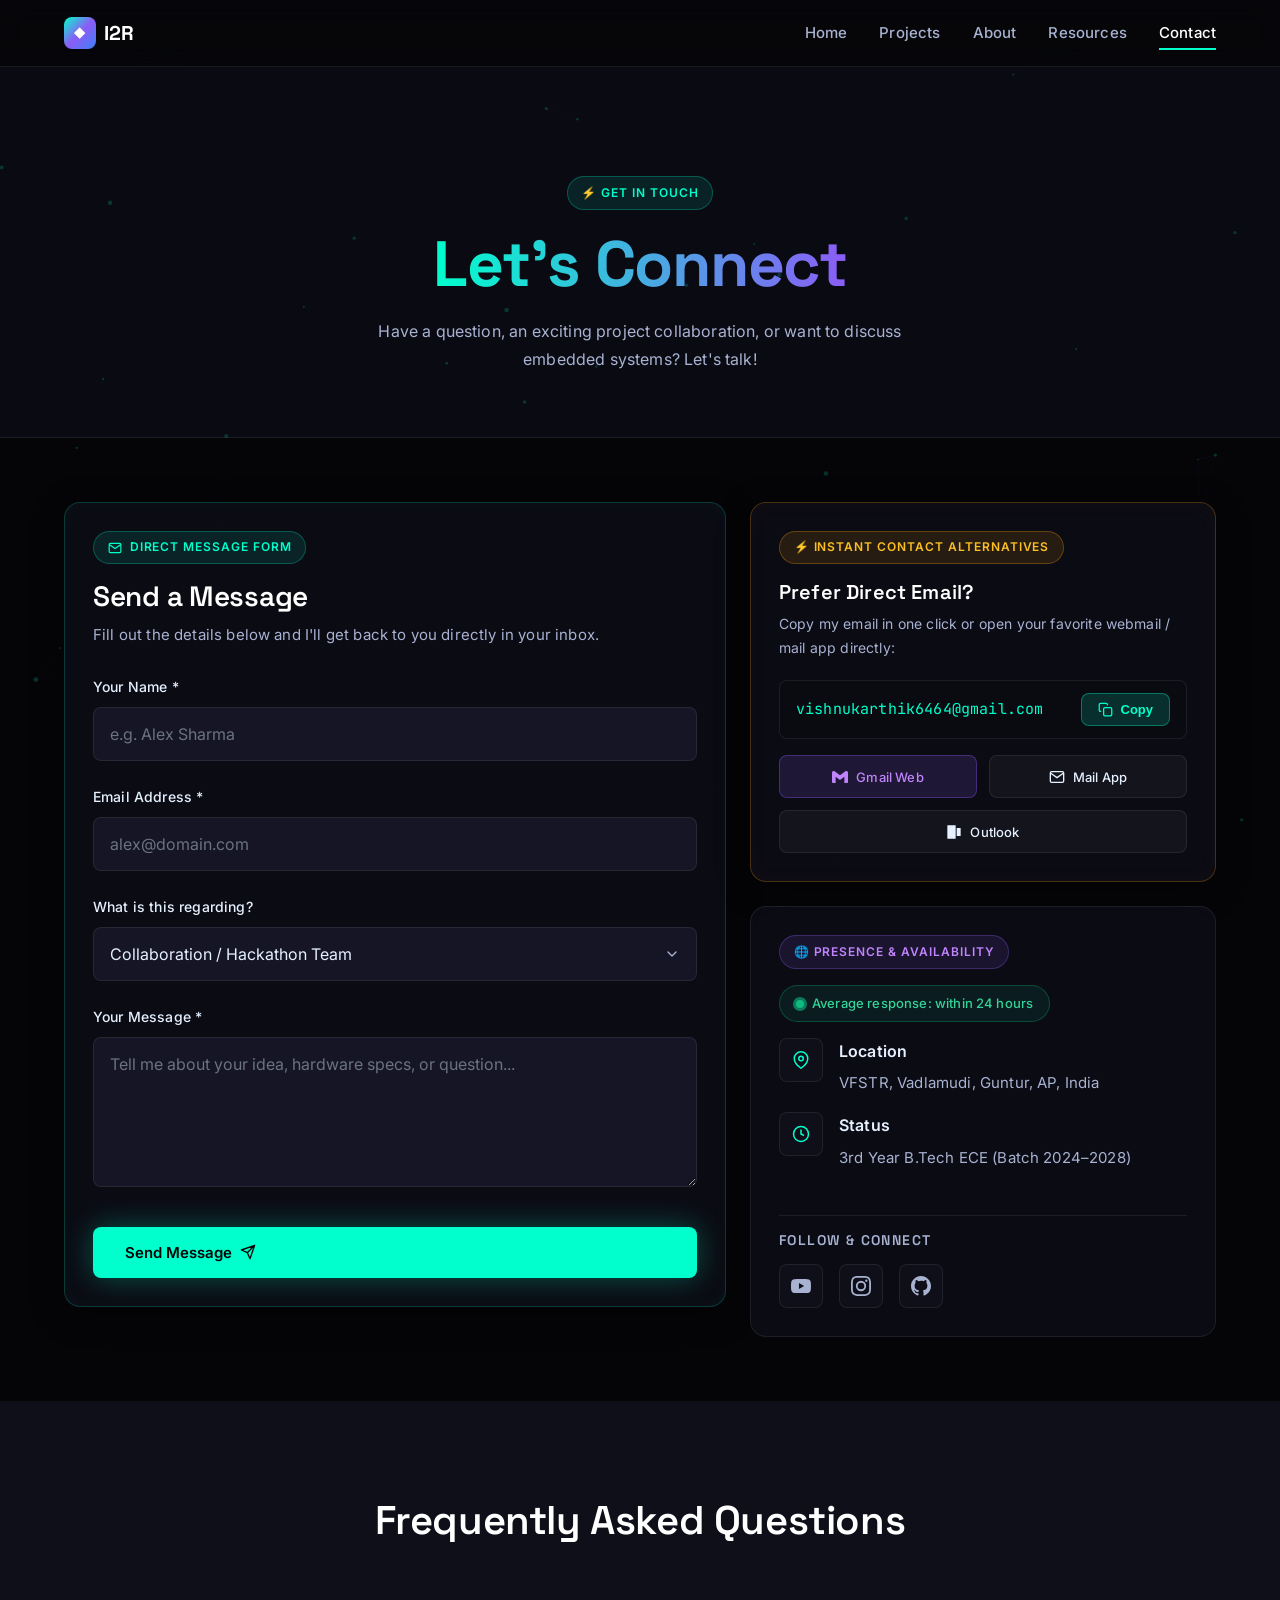
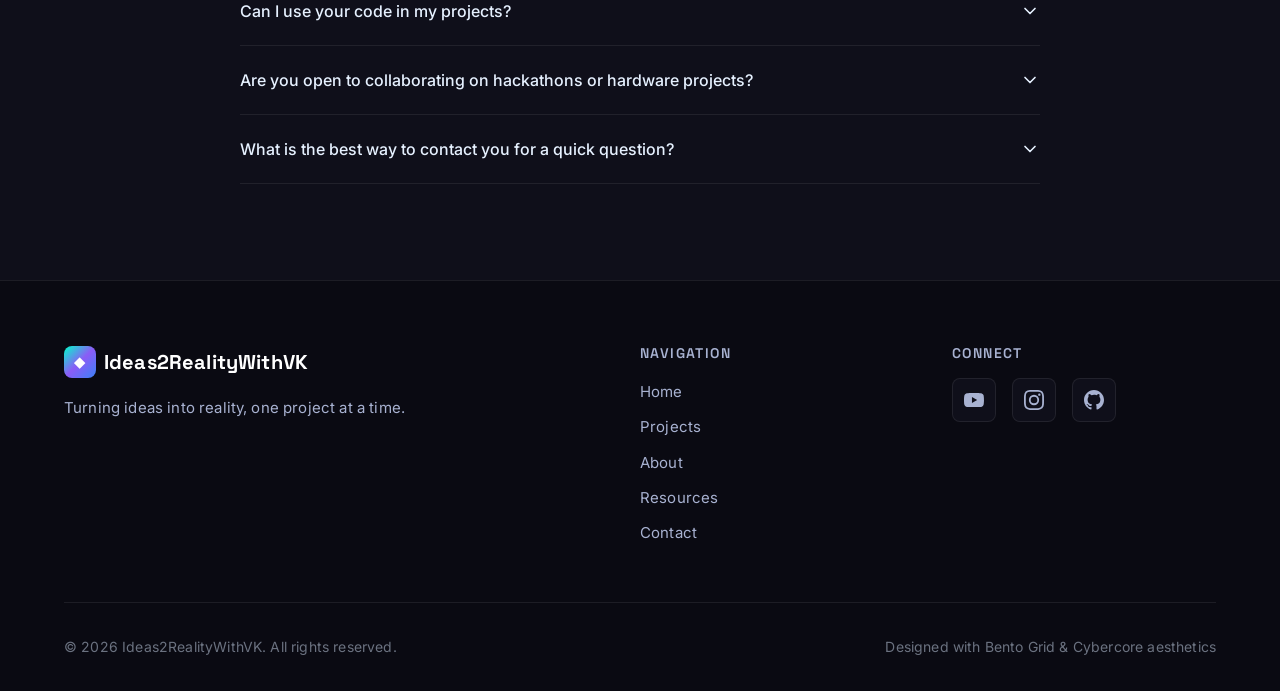
<file: contact.html>
<!DOCTYPE html>
<html lang="en">

<head>
    <meta charset="UTF-8">
    <meta name="viewport" content="width=device-width, initial-scale=1.0">
    <meta name="description"
        content="Get in touch with Ideas2RealityWithVK - for collaborations, project inquiries, or questions about electronics and robotics.">
    <meta name="keywords" content="contact, collaborate, embedded systems, robotics, VFSTR, Vishnu Karthik">
    <meta name="author" content="Ideas2RealityWithVK">

    <title>Contact | Ideas2RealityWithVK</title>

    <!-- Fonts -->
    <link rel="preconnect" href="https://fonts.googleapis.com">
    <link rel="preconnect" href="https://fonts.gstatic.com" crossorigin>
    <link
        href="https://fonts.googleapis.com/css2?family=Inter:wght@400;500;600;700&family=JetBrains+Mono:wght@400;500&family=Space+Grotesk:wght@500;600;700&display=swap"
        rel="stylesheet">

    <!-- Styles -->
    <link rel="stylesheet" href="css/style.css">
</head>

<body>
    <!-- Canvas Background -->
    <canvas id="bg-canvas"></canvas>

    <!-- Skip Link -->
    <a href="#main" class="skip-link">Skip to main content</a>

    <!-- Navigation -->
    <nav class="nav" role="navigation" aria-label="Main navigation">
        <div class="container nav__container">
            <a href="index.html" class="nav__logo" aria-label="Ideas2RealityWithVK Home">
                <span class="nav__logo-icon">◆</span>
                <span>I2R</span>
            </a>

            <button class="nav__toggle" aria-label="Toggle menu" aria-expanded="false">
                <span class="nav__toggle-bar"></span>
                <span class="nav__toggle-bar"></span>
                <span class="nav__toggle-bar"></span>
            </button>

            <ul class="nav__menu" role="menubar">
                <li role="none"><a href="index.html" class="nav__link" role="menuitem">Home</a></li>
                <li role="none"><a href="projects.html" class="nav__link" role="menuitem">Projects</a></li>
                <li role="none"><a href="about.html" class="nav__link" role="menuitem">About</a></li>
                <li role="none"><a href="resources.html" class="nav__link" role="menuitem">Resources</a></li>
                <li role="none"><a href="contact.html" class="nav__link nav__link--active" role="menuitem">Contact</a></li>
            </ul>
        </div>
        <div class="nav__overlay" aria-hidden="true"></div>
    </nav>

    <main id="main">
        <!-- Page Header -->
        <header class="page-header">
            <div class="container">
                <div class="bento-card__badge bento-card__badge--cyan" style="margin: 0 auto 1rem;">
                    <span>⚡ GET IN TOUCH</span>
                </div>
                <h1><span class="gradient-text">Let's Connect</span></h1>
                <p>Have a question, an exciting project collaboration, or want to discuss embedded systems? Let's talk!</p>
            </div>
        </header>

        <!-- Contact Bento Section -->
        <section class="contact-section">
            <div class="container">
                <div class="bento-grid reveal-on-scroll">

                    <!-- Bento Column 1: Direct Message Form (Span 7) -->
                    <div class="bento-col-7">
                        <div class="bento-card bento-card--glow" role="form" aria-label="Contact form">
                            <div class="bento-card__badge bento-card__badge--cyan">
                                <svg width="14" height="14" viewBox="0 0 24 24" fill="none" stroke="currentColor" stroke-width="2">
                                    <path d="M4 4h16c1.1 0 2 .9 2 2v12c0 1.1-.9 2-2 2H4c-1.1 0-2-.9-2-2V6c0-1.1.9-2 2-2z"/>
                                    <polyline points="22,6 12,13 2,6"/>
                                </svg>
                                <span>Direct Message Form</span>
                            </div>

                            <h2 style="margin-bottom: 0.5rem; font-size: 1.75rem;">Send a Message</h2>
                            <p style="margin-bottom: 1.75rem; font-size: 0.9375rem; color: var(--text-muted);">
                                Fill out the details below and I'll get back to you directly in your inbox.
                            </p>

                            <form id="contactForm" novalidate>
                                <div class="form-group">
                                    <label for="name" class="form-label">Your Name *</label>
                                    <input type="text" id="name" name="name" class="form-input" placeholder="e.g. Alex Sharma"
                                        required aria-required="true">
                                    <span class="form-error">Please enter your name</span>
                                </div>

                                <div class="form-group">
                                    <label for="email" class="form-label">Email Address *</label>
                                    <input type="email" id="email" name="email" class="form-input"
                                        placeholder="alex@domain.com" required aria-required="true">
                                    <span class="form-error">Please enter a valid email address</span>
                                </div>

                                <div class="form-group">
                                    <label for="type" class="form-label">What is this regarding?</label>
                                    <select id="type" name="type" class="form-select">
                                        <option value="Collaboration Opportunity">Collaboration / Hackathon Team</option>
                                        <option value="Project Help">Embedded / Hardware Project Help</option>
                                        <option value="General Question">General Technical Question</option>
                                        <option value="Feedback">Website / Project Feedback</option>
                                        <option value="Just Saying Hi!">Just Saying Hi & Networking</option>
                                    </select>
                                </div>

                                <div class="form-group">
                                    <label for="message" class="form-label">Your Message *</label>
                                    <textarea id="message" name="message" class="form-textarea" rows="4"
                                        placeholder="Tell me about your idea, hardware specs, or question..." required
                                        aria-required="true"></textarea>
                                    <span class="form-error">Please enter your message</span>
                                </div>

                                <button type="submit" id="submitBtn" class="btn btn--primary" style="width: 100%; margin-top: 0.5rem;">
                                    <span id="btnText">Send Message</span>
                                    <svg class="btn__icon" id="btnIcon" width="16" height="16" viewBox="0 0 24 24" fill="none"
                                        stroke="currentColor" stroke-width="2" stroke-linecap="round"
                                        stroke-linejoin="round">
                                        <path d="M22 2L11 13M22 2l-7 20-4-9-9-4 20-7z" />
                                    </svg>
                                </button>

                                <!-- Result messages -->
                                <div id="formSuccess" style="display:none; margin-top:1.25rem; padding:1.25rem; background:rgba(16,185,129,0.15); border:1px solid rgba(16,185,129,0.4); border-radius:12px; color:#34d399; text-align:center;">
                                    <div style="font-size:1.5rem; margin-bottom:0.25rem;">✅</div>
                                    <strong>Message Sent Successfully!</strong>
                                    <p style="font-size:0.875rem; margin-top:0.25rem; color:#a7f3d0;">
                                        Thanks for reaching out! Your message was delivered and I'll get back to you shortly.
                                    </p>
                                </div>

                                <div id="formError" style="display:none; margin-top:1.25rem; padding:1.25rem; background:rgba(239,68,68,0.15); border:1px solid rgba(239,68,68,0.4); border-radius:12px; color:#f87171; text-align:center;">
                                    <div style="font-size:1.5rem; margin-bottom:0.25rem;">❌</div>
                                    <strong>Submission Notice</strong>
                                    <p style="font-size:0.875rem; margin-top:0.25rem; color:#fca5a5;">
                                        Please use the Quick Email button on the right to send an email directly to <code>vishnukarthik6464@gmail.com</code>.
                                    </p>
                                </div>
                            </form>
                        </div>
                    </div>

                    <!-- Bento Column 2: Quick Contact & Direct Launchers (Span 5) -->
                    <div class="bento-col-5">
                        <!-- Quick Contact Bento Card -->
                        <div class="bento-card bento-card--accent-gold mb-lg">
                            <div class="bento-card__badge bento-card__badge--gold">
                                <span>⚡ INSTANT CONTACT ALTERNATIVES</span>
                            </div>

                            <h3 style="margin-bottom: 0.5rem; font-size: 1.25rem;">Prefer Direct Email?</h3>
                            <p style="font-size: 0.875rem; margin-bottom: 1.25rem; color: var(--text-muted);">
                                Copy my email in one click or open your favorite webmail / mail app directly:
                            </p>

                            <!-- Copy Email Row -->
                            <div class="quick-email-display">
                                <span class="quick-email-text">vishnukarthik6464@gmail.com</span>
                                <button type="button" id="copyEmailBtn" class="btn-action-copy" data-email="vishnukarthik6464@gmail.com" aria-label="Copy email address to clipboard">
                                    <svg width="15" height="15" viewBox="0 0 24 24" fill="none" stroke="currentColor" stroke-width="2">
                                        <rect x="9" y="9" width="13" height="13" rx="2" ry="2"></rect>
                                        <path d="M5 15H4a2 2 0 0 1-2-2V4a2 2 0 0 1 2-2h9a2 2 0 0 1 2 2v1"></path>
                                    </svg>
                                    <span>Copy</span>
                                </button>
                            </div>

                            <!-- Email App Launchers -->
                            <div class="email-client-options">
                                <a href="https://mail.google.com/mail/?view=cm&fs=1&to=vishnukarthik6464@gmail.com&su=Hello%20Vishnu" target="_blank" rel="noopener noreferrer" class="btn-client-launch btn-client-launch--primary">
                                    <svg width="16" height="16" viewBox="0 0 24 24" fill="currentColor">
                                        <path d="M24 5.457v13.909c0 .904-.732 1.636-1.636 1.636h-3.819V11.73L12 16.64l-6.545-4.91v9.273H1.636A1.636 1.636 0 0 1 0 19.366V5.457c0-2.023 2.309-3.178 3.927-1.964L12 9.491l8.073-5.998C21.69 2.28 24 3.434 24 5.457z"/>
                                    </svg>
                                    <span>Gmail Web</span>
                                </a>

                                <a href="mailto:vishnukarthik6464@gmail.com?subject=Hello%20Vishnu%20-%20From%20Portfolio" class="btn-client-launch">
                                    <svg width="16" height="16" viewBox="0 0 24 24" fill="none" stroke="currentColor" stroke-width="2">
                                        <path d="M4 4h16c1.1 0 2 .9 2 2v12c0 1.1-.9 2-2 2H4c-1.1 0-2-.9-2-2V6c0-1.1.9-2 2-2z"/>
                                        <polyline points="22,6 12,13 2,6"/>
                                    </svg>
                                    <span>Mail App</span>
                                </a>

                                <a href="https://outlook.live.com/mail/0/deeplink/compose?to=vishnukarthik6464@gmail.com&subject=Hello%20Vishnu" target="_blank" rel="noopener noreferrer" class="btn-client-launch">
                                    <svg width="16" height="16" viewBox="0 0 24 24" fill="currentColor">
                                        <path d="M14.5 2H2v20h12.5V2zm7.5 4h-6v12h6V6z"/>
                                    </svg>
                                    <span>Outlook</span>
                                </a>
                            </div>
                        </div>

                        <!-- Info & Socials Bento Card -->
                        <div class="bento-card">
                            <div class="bento-card__badge bento-card__badge--purple">
                                <span>🌐 PRESENCE &amp; AVAILABILITY</span>
                            </div>

                            <div style="margin-bottom: 1.25rem;">
                                <div class="live-status-pill" style="margin-bottom: 1rem;">
                                    <span class="pulse-dot"></span>
                                    <span>Average response: within 24 hours</span>
                                </div>

                                <div class="contact-info__item" style="margin-bottom: 1rem;">
                                    <div class="contact-info__icon">
                                        <svg width="18" height="18" viewBox="0 0 24 24" fill="none" stroke="currentColor" stroke-width="2">
                                            <path d="M21 10c0 7-9 13-9 13s-9-6-9-13a9 9 0 0 1 18 0z" />
                                            <circle cx="12" cy="10" r="3" />
                                        </svg>
                                    </div>
                                    <div class="contact-info__text">
                                        <strong>Location</strong>
                                        <span>VFSTR, Vadlamudi, Guntur, AP, India</span>
                                    </div>
                                </div>

                                <div class="contact-info__item">
                                    <div class="contact-info__icon">
                                        <svg width="18" height="18" viewBox="0 0 24 24" fill="none" stroke="currentColor" stroke-width="2">
                                            <circle cx="12" cy="12" r="10" />
                                            <path d="M12 6v6l4 2" />
                                        </svg>
                                    </div>
                                    <div class="contact-info__text">
                                        <strong>Status</strong>
                                        <span>3rd Year B.Tech ECE (Batch 2024–2028)</span>
                                    </div>
                                </div>
                            </div>

                            <div class="contact-social" style="margin-top: 0; padding-top: 1rem;">
                                <h4>Follow &amp; Connect</h4>
                                <div class="social-links">
                                    <a href="https://youtube.com/@Ideas2RealityWithVK" class="social-link"
                                        aria-label="YouTube" target="_blank" rel="noopener noreferrer">
                                        <svg viewBox="0 0 24 24" fill="currentColor">
                                            <path d="M23.498 6.186a3.016 3.016 0 0 0-2.122-2.136C19.505 3.545 12 3.545 12 3.545s-7.505 0-9.377.505A3.017 3.017 0 0 0 .502 6.186C0 8.07 0 12 0 12s0 3.93.502 5.814a3.016 3.016 0 0 0 2.122 2.136c1.871.505 9.376.505 9.376.505s7.505 0 9.377-.505a3.015 3.015 0 0 0 2.122-2.136C24 15.93 24 12 24 12s0-3.93-.502-5.814zM9.545 15.568V8.432L15.818 12l-6.273 3.568z" />
                                        </svg>
                                    </a>
                                    <a href="https://instagram.com/ideas2reality_vk" class="social-link"
                                        aria-label="Instagram" target="_blank" rel="noopener noreferrer">
                                        <svg viewBox="0 0 24 24" fill="currentColor">
                                            <path d="M12 2.163c3.204 0 3.584.012 4.85.07 3.252.148 4.771 1.691 4.919 4.919.058 1.265.069 1.645.069 4.849 0 3.205-.012 3.584-.069 4.849-.149 3.225-1.664 4.771-4.919 4.919-1.266.058-1.644.07-4.85.07-3.204 0-3.584-.012-4.849-.07-3.26-.149-4.771-1.699-4.919-4.92-.058-1.265-.07-1.644-.07-4.849 0-3.204.013-3.583.07-4.849.149-3.227 1.664-4.771 4.919-4.919 1.266-.057 1.645-.069 4.849-.069zM12 0C8.741 0 8.333.014 7.053.072 2.695.272.273 2.69.073 7.052.014 8.333 0 8.741 0 12c0 3.259.014 3.668.072 4.948.2 4.358 2.618 6.78 6.98 6.98C8.333 23.986 8.741 24 12 24c3.259 0 3.668-.014 4.948-.072 4.354-.2 6.782-2.618 6.979-6.98.059-1.28.073-1.689.073-4.948 0-3.259-.014-3.667-.072-4.947-.196-4.354-2.617-6.78-6.979-6.98C15.668.014 15.259 0 12 0zm0 5.838a6.162 6.162 0 1 0 0 12.324 6.162 6.162 0 0 0 0-12.324zM12 16a4 4 0 1 1 0-8 4 4 0 0 1 0 8zm6.406-11.845a1.44 1.44 0 1 0 0 2.881 1.44 1.44 0 0 0 0-2.881z" />
                                        </svg>
                                    </a>
                                    <a href="https://github.com/vishnukarthik5926" class="social-link" aria-label="GitHub"
                                        target="_blank" rel="noopener noreferrer">
                                        <svg viewBox="0 0 24 24" fill="currentColor">
                                            <path d="M12 0C5.374 0 0 5.373 0 12c0 5.302 3.438 9.8 8.207 11.387.599.111.793-.261.793-.577v-2.234c-3.338.726-4.033-1.416-4.033-1.416-.546-1.387-1.333-1.756-1.333-1.756-1.089-.745.083-.729.083-.729 1.205.084 1.839 1.237 1.839 1.237 1.07 1.834 2.807 1.304 3.492.997.107-.775.418-1.305.762-1.604-2.665-.305-5.467-1.334-5.467-5.931 0-1.311.469-2.381 1.236-3.221-.124-.303-.535-1.524.117-3.176 0 0 1.008-.322 3.301 1.23A11.509 11.509 0 0 1 12 5.803c1.02.005 2.047.138 3.006.404 2.291-1.552 3.297-1.23 3.297-1.23.653 1.653.242 2.874.118 3.176.77.84 1.235 1.911 1.235 3.221 0 4.609-2.807 5.624-5.479 5.921.43.372.823 1.102.823 2.222v3.293c0 .319.192.694.801.576C20.566 21.797 24 17.3 24 12c0-6.627-5.373-12-12-12z" />
                                        </svg>
                                    </a>
                                </div>
                            </div>
                        </div>
                    </div>

                </div>
            </div>
        </section>

        <!-- FAQ Section -->
        <section class="faq-section section" aria-labelledby="faq-heading">
            <div class="container">
                <h2 id="faq-heading" class="text-center mb-xl reveal-on-scroll">Frequently Asked Questions</h2>

                <div class="faq-list reveal-on-scroll">
                    <div class="faq-item">
                        <button class="faq-question" aria-expanded="false">
                            Can I use your code in my projects?
                            <svg width="20" height="20" viewBox="0 0 24 24" fill="none" stroke="currentColor"
                                stroke-width="2" stroke-linecap="round" stroke-linejoin="round">
                                <polyline points="6 9 12 15 18 9" />
                            </svg>
                        </button>
                        <div class="faq-answer">
                            <p>
                                Absolutely! Most of my project firmware and repositories are open source on GitHub for learning purposes.
                                Feel free to explore, clone, and build upon them. A star or mention is always appreciated!
                            </p>
                        </div>
                    </div>

                    <div class="faq-item">
                        <button class="faq-question" aria-expanded="false">
                            Are you open to collaborating on hackathons or hardware projects?
                            <svg width="20" height="20" viewBox="0 0 24 24" fill="none" stroke="currentColor"
                                stroke-width="2" stroke-linecap="round" stroke-linejoin="round">
                                <polyline points="6 9 12 15 18 9" />
                            </svg>
                        </button>
                        <div class="faq-answer">
                            <p>
                                Yes! I actively participate in national engineering competitions, ideathons, and rocketry challenges.
                                If you have an exciting embedded systems, IoT, robotics, or CanSat initiative, feel free to drop a message above.
                            </p>
                        </div>
                    </div>

                    <div class="faq-item">
                        <button class="faq-question" aria-expanded="false">
                            What is the best way to contact you for a quick question?
                            <svg width="20" height="20" viewBox="0 0 24 24" fill="none" stroke="currentColor"
                                stroke-width="2" stroke-linecap="round" stroke-linejoin="round">
                                <polyline points="6 9 12 15 18 9" />
                            </svg>
                        </button>
                        <div class="faq-answer">
                            <p>
                                The form above sends straight to my primary inbox. Alternatively, use the one-click Gmail web button or copy
                                my email address to write directly. I usually respond within 24 to 48 hours.
                            </p>
                        </div>
                    </div>
                </div>
            </div>
        </section>
    </main>

    <!-- Footer -->
    <footer class="footer" role="contentinfo">
        <div class="container">
            <div class="footer__content">
                <div class="footer__brand">
                    <a href="index.html" class="nav__logo">
                        <span class="nav__logo-icon">◆</span>
                        <span>Ideas2RealityWithVK</span>
                    </a>
                    <p>Turning ideas into reality, one project at a time.</p>
                </div>

                <nav class="footer__nav" aria-label="Footer navigation">
                    <h4>Navigation</h4>
                    <ul>
                        <li><a href="index.html">Home</a></li>
                        <li><a href="projects.html">Projects</a></li>
                        <li><a href="about.html">About</a></li>
                        <li><a href="resources.html">Resources</a></li>
                        <li><a href="contact.html">Contact</a></li>
                    </ul>
                </nav>

                <div class="footer__social">
                    <h4>Connect</h4>
                    <div class="social-links">
                        <a href="https://youtube.com/@Ideas2RealityWithVK" class="social-link" aria-label="YouTube"
                            target="_blank" rel="noopener noreferrer">
                            <svg viewBox="0 0 24 24" fill="currentColor">
                                <path d="M23.498 6.186a3.016 3.016 0 0 0-2.122-2.136C19.505 3.545 12 3.545 12 3.545s-7.505 0-9.377.505A3.017 3.017 0 0 0 .502 6.186C0 8.07 0 12 0 12s0 3.93.502 5.814a3.016 3.016 0 0 0 2.122 2.136c1.871.505 9.376.505 9.376.505s7.505 0 9.377-.505a3.015 3.015 0 0 0 2.122-2.136C24 15.93 24 12 24 12s0-3.93-.502-5.814zM9.545 15.568V8.432L15.818 12l-6.273 3.568z" />
                            </svg>
                        </a>
                        <a href="https://instagram.com/ideas2reality_vk" class="social-link" aria-label="Instagram"
                            target="_blank" rel="noopener noreferrer">
                            <svg viewBox="0 0 24 24" fill="currentColor">
                                <path d="M12 2.163c3.204 0 3.584.012 4.85.07 3.252.148 4.771 1.691 4.919 4.919.058 1.265.069 1.645.069 4.849 0 3.205-.012 3.584-.069 4.849-.149 3.225-1.664 4.771-4.919 4.919-1.266.058-1.644.07-4.85.07-3.204 0-3.584-.012-4.849-.07-3.26-.149-4.771-1.699-4.919-4.92-.058-1.265-.07-1.644-.07-4.849 0-3.204.013-3.583.07-4.849.149-3.227 1.664-4.771 4.919-4.919 1.266-.057 1.645-.069 4.849-.069zM12 0C8.741 0 8.333.014 7.053.072 2.695.272.273 2.69.073 7.052.014 8.333 0 8.741 0 12c0 3.259.014 3.668.072 4.948.2 4.358 2.618 6.78 6.98 6.98C8.333 23.986 8.741 24 12 24c3.259 0 3.668-.014 4.948-.072 4.354-.2 6.782-2.618 6.979-6.98.059-1.28.073-1.689.073-4.948 0-3.259-.014-3.667-.072-4.947-.196-4.354-2.617-6.78-6.979-6.98C15.668.014 15.259 0 12 0zm0 5.838a6.162 6.162 0 1 0 0 12.324 6.162 6.162 0 0 0 0-12.324zM12 16a4 4 0 1 1 0-8 4 4 0 0 1 0 8zm6.406-11.845a1.44 1.44 0 1 0 0 2.881 1.44 1.44 0 0 0 0-2.881z" />
                            </svg>
                        </a>
                        <a href="https://github.com/vishnukarthik5926" class="social-link" aria-label="GitHub"
                            target="_blank" rel="noopener noreferrer">
                            <svg viewBox="0 0 24 24" fill="currentColor">
                                <path d="M12 0C5.374 0 0 5.373 0 12c0 5.302 3.438 9.8 8.207 11.387.599.111.793-.261.793-.577v-2.234c-3.338.726-4.033-1.416-4.033-1.416-.546-1.387-1.333-1.756-1.333-1.756-1.089-.745.083-.729.083-.729 1.205.084 1.839 1.237 1.839 1.237 1.07 1.834 2.807 1.304 3.492.997.107-.775.418-1.305.762-1.604-2.665-.305-5.467-1.334-5.467-5.931 0-1.311.469-2.381 1.236-3.221-.124-.303-.535-1.524.117-3.176 0 0 1.008-.322 3.301 1.23A11.509 11.509 0 0 1 12 5.803c1.02.005 2.047.138 3.006.404 2.291-1.552 3.297-1.23 3.297-1.23.653 1.653.242 2.874.118 3.176.77.84 1.235 1.911 1.235 3.221 0 4.609-2.807 5.624-5.479 5.921.43.372.823 1.102.823 2.222v3.293c0 .319.192.694.801.576C20.566 21.797 24 17.3 24 12c0-6.627-5.373-12-12-12z" />
                            </svg>
                        </a>
                    </div>
                </div>
            </div>

            <div class="footer__bottom">
                <p>&copy; 2026 Ideas2RealityWithVK. All rights reserved.</p>
                <p>Designed with Bento Grid &amp; Cybercore aesthetics</p>
            </div>
        </div>
    </footer>

    <!-- Scripts -->
    <script src="js/main.js?v=3"></script>
</body>

</html>
</file>
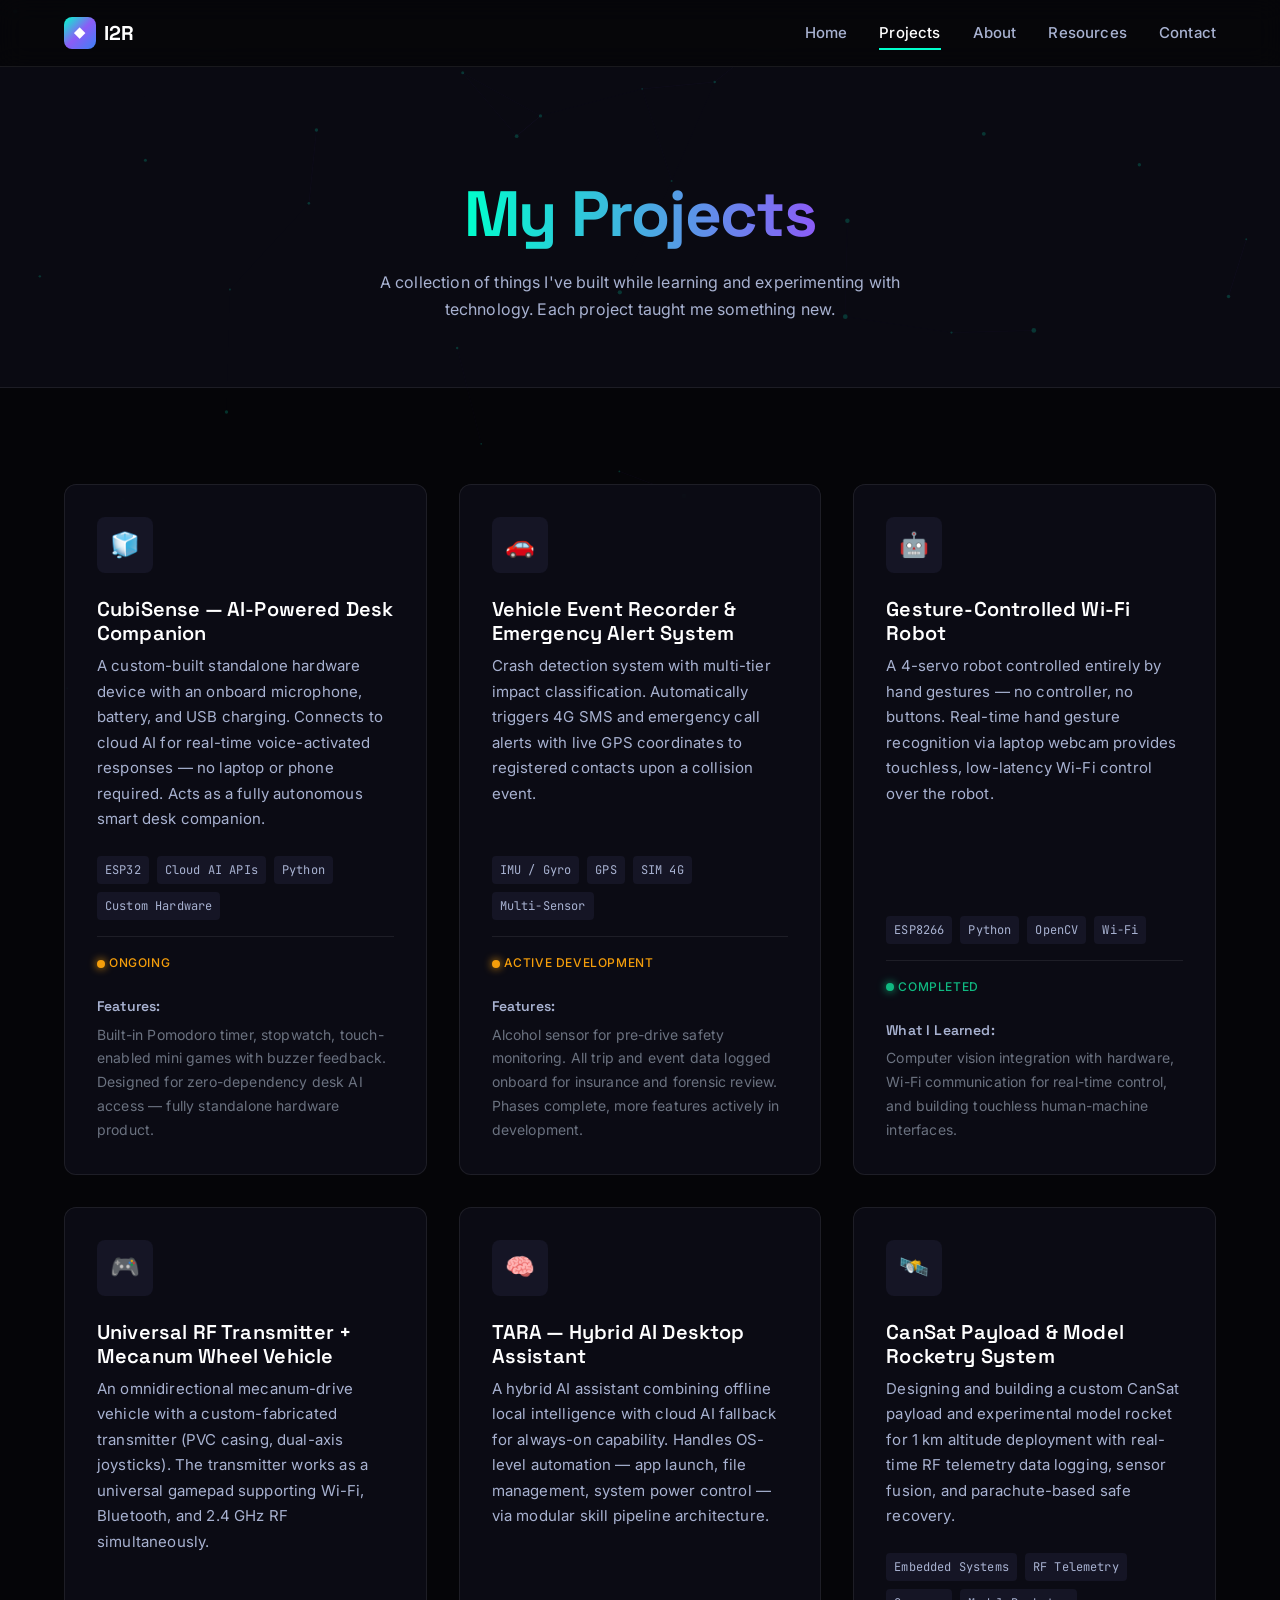
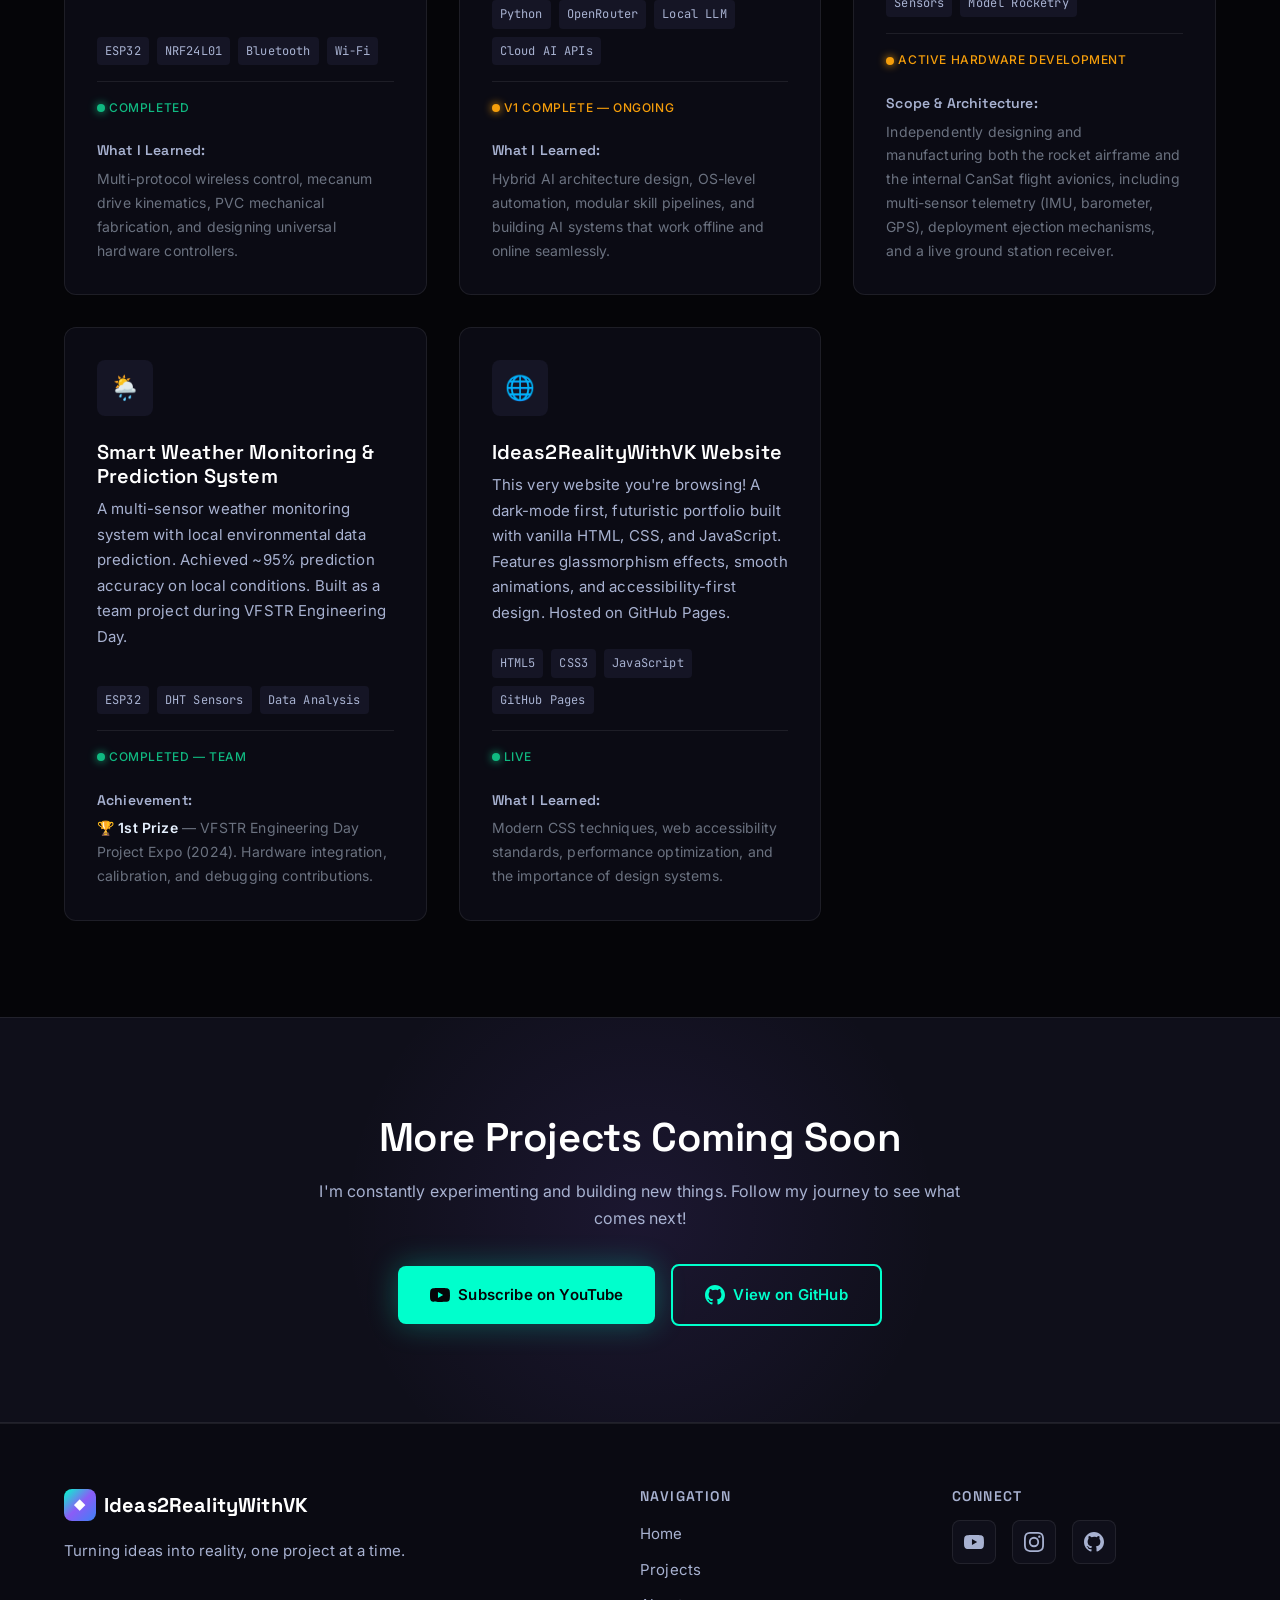
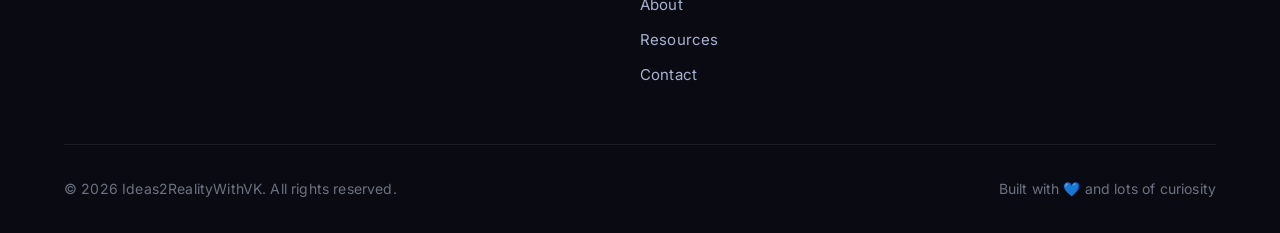
<file: projects.html>
<!DOCTYPE html>
<html lang="en">

<head>
    <meta charset="UTF-8">
    <meta name="viewport" content="width=device-width, initial-scale=1.0">
    <meta name="description"
        content="Explore the projects built by Ideas2RealityWithVK - from satellite simulators to AI assistants and IoT dashboards.">
    <meta name="keywords" content="tech projects, Arduino, ESP32, STM32, AI projects, IoT, embedded systems">
    <meta name="author" content="Ideas2RealityWithVK">

    <title>Projects | Ideas2RealityWithVK</title>

    <!-- Fonts -->
    <link rel="preconnect" href="https://fonts.googleapis.com">
    <link rel="preconnect" href="https://fonts.gstatic.com" crossorigin>
    <link
        href="https://fonts.googleapis.com/css2?family=Inter:wght@400;500;600;700&family=JetBrains+Mono:wght@400;500&family=Space+Grotesk:wght@500;600;700&display=swap"
        rel="stylesheet">

    <!-- Styles -->
    <link rel="stylesheet" href="css/style.css">
</head>

<body>
    <!-- Canvas Background -->
    <canvas id="bg-canvas"></canvas>

    <!-- Skip Link -->
    <a href="#main" class="skip-link">Skip to main content</a>

    <!-- Navigation -->
    <nav class="nav" role="navigation" aria-label="Main navigation">
        <div class="container nav__container">
            <a href="index.html" class="nav__logo" aria-label="Ideas2RealityWithVK Home">
                <span class="nav__logo-icon">◆</span>
                <span>I2R</span>
            </a>

            <button class="nav__toggle" aria-label="Toggle menu" aria-expanded="false">
                <span class="nav__toggle-bar"></span>
                <span class="nav__toggle-bar"></span>
                <span class="nav__toggle-bar"></span>
            </button>

            <ul class="nav__menu" role="menubar">
                <li role="none"><a href="index.html" class="nav__link" role="menuitem">Home</a></li>
                <li role="none"><a href="projects.html" class="nav__link nav__link--active" role="menuitem">Projects</a>
                </li>
                <li role="none"><a href="about.html" class="nav__link" role="menuitem">About</a></li>
                <li role="none"><a href="resources.html" class="nav__link" role="menuitem">Resources</a></li>
                <li role="none"><a href="contact.html" class="nav__link" role="menuitem">Contact</a></li>
            </ul>
        </div>
        <div class="nav__overlay" aria-hidden="true"></div>
    </nav>

    <main id="main">
        <!-- Page Header -->
        <header class="page-header">
            <div class="container">
                <h1><span class="gradient-text">My Projects</span></h1>
                <p>A collection of things I've built while learning and experimenting with technology. Each project
                    taught me something new.</p>
            </div>
        </header>

        <!-- Projects Grid -->
        <section class="section" aria-label="All projects">
            <div class="container">
                <div class="grid grid--2 reveal-stagger reveal-on-scroll">

                    <!-- Project 1: CubiSense -->
                    <article id="cubisense" class="card project-card">
                        <div class="project-card__icon">🧊</div>
                        <h3 class="project-card__title">CubiSense — AI-Powered Desk Companion</h3>
                        <p class="project-card__description">
                            A custom-built standalone hardware device with an onboard microphone, battery,
                            and USB charging. Connects to cloud AI for real-time voice-activated responses
                            — no laptop or phone required. Acts as a fully autonomous smart desk companion.
                        </p>
                        <div class="project-card__tech">
                            <span class="tech-badge">ESP32</span>
                            <span class="tech-badge">Cloud AI APIs</span>
                            <span class="tech-badge">Python</span>
                            <span class="tech-badge">Custom Hardware</span>
                        </div>
                        <div class="project-card__footer">
                            <span class="status-badge status-badge--progress">Ongoing</span>
                        </div>
                        <div class="mt-lg">
                            <h4 style="font-size: 0.875rem; color: var(--text-muted); margin-bottom: 0.5rem;">Features:</h4>
                            <p style="font-size: 0.875rem; color: var(--text-dim);">
                                Built-in Pomodoro timer, stopwatch, touch-enabled mini games with buzzer feedback.
                                Designed for zero-dependency desk AI access — fully standalone hardware product.
                            </p>
                        </div>
                    </article>

                    <!-- Project 2: Vehicle Event Recorder -->
                    <article id="vehicle" class="card project-card">
                        <div class="project-card__icon">🚗</div>
                        <h3 class="project-card__title">Vehicle Event Recorder &amp; Emergency Alert System</h3>
                        <p class="project-card__description">
                            Crash detection system with multi-tier impact classification. Automatically
                            triggers 4G SMS and emergency call alerts with live GPS coordinates to
                            registered contacts upon a collision event.
                        </p>
                        <div class="project-card__tech">
                            <span class="tech-badge">IMU / Gyro</span>
                            <span class="tech-badge">GPS</span>
                            <span class="tech-badge">SIM 4G</span>
                            <span class="tech-badge">Multi-Sensor</span>
                        </div>
                        <div class="project-card__footer">
                            <span class="status-badge status-badge--progress">Active Development</span>
                        </div>
                        <div class="mt-lg">
                            <h4 style="font-size: 0.875rem; color: var(--text-muted); margin-bottom: 0.5rem;">Features:</h4>
                            <p style="font-size: 0.875rem; color: var(--text-dim);">
                                Alcohol sensor for pre-drive safety monitoring. All trip and event data logged
                                onboard for insurance and forensic review. Phases complete, more features actively in development.
                            </p>
                        </div>
                    </article>

                    <!-- Project 3: Gesture-Controlled Wi-Fi Robot -->
                    <article id="gesture-robot" class="card project-card">
                        <div class="project-card__icon">🤖</div>
                        <h3 class="project-card__title">Gesture-Controlled Wi-Fi Robot</h3>
                        <p class="project-card__description">
                            A 4-servo robot controlled entirely by hand gestures — no controller, no buttons.
                            Real-time hand gesture recognition via laptop webcam provides touchless,
                            low-latency Wi-Fi control over the robot.
                        </p>
                        <div class="project-card__tech">
                            <span class="tech-badge">ESP8266</span>
                            <span class="tech-badge">Python</span>
                            <span class="tech-badge">OpenCV</span>
                            <span class="tech-badge">Wi-Fi</span>
                        </div>
                        <div class="project-card__footer">
                            <span class="status-badge status-badge--completed">Completed</span>
                        </div>
                        <div class="mt-lg">
                            <h4 style="font-size: 0.875rem; color: var(--text-muted); margin-bottom: 0.5rem;">What I Learned:</h4>
                            <p style="font-size: 0.875rem; color: var(--text-dim);">
                                Computer vision integration with hardware, Wi-Fi communication for real-time control,
                                and building touchless human-machine interfaces.
                            </p>
                        </div>
                    </article>

                    <!-- Project 4: Universal RF Transmitter + Mecanum Vehicle -->
                    <article id="mecanum" class="card project-card">
                        <div class="project-card__icon">🎮</div>
                        <h3 class="project-card__title">Universal RF Transmitter + Mecanum Wheel Vehicle</h3>
                        <p class="project-card__description">
                            An omnidirectional mecanum-drive vehicle with a custom-fabricated transmitter
                            (PVC casing, dual-axis joysticks). The transmitter works as a universal gamepad
                            supporting Wi-Fi, Bluetooth, and 2.4 GHz RF simultaneously.
                        </p>
                        <div class="project-card__tech">
                            <span class="tech-badge">ESP32</span>
                            <span class="tech-badge">NRF24L01</span>
                            <span class="tech-badge">Bluetooth</span>
                            <span class="tech-badge">Wi-Fi</span>
                        </div>
                        <div class="project-card__footer">
                            <span class="status-badge status-badge--completed">Completed</span>
                        </div>
                        <div class="mt-lg">
                            <h4 style="font-size: 0.875rem; color: var(--text-muted); margin-bottom: 0.5rem;">What I Learned:</h4>
                            <p style="font-size: 0.875rem; color: var(--text-dim);">
                                Multi-protocol wireless control, mecanum drive kinematics, PVC mechanical fabrication,
                                and designing universal hardware controllers.
                            </p>
                        </div>
                    </article>

                    <!-- Project 5: TARA AI Assistant -->
                    <article id="tara" class="card project-card">
                        <div class="project-card__icon">🧠</div>
                        <h3 class="project-card__title">TARA — Hybrid AI Desktop Assistant</h3>
                        <p class="project-card__description">
                            A hybrid AI assistant combining offline local intelligence with cloud AI fallback
                            for always-on capability. Handles OS-level automation — app launch, file management,
                            system power control — via modular skill pipeline architecture.
                        </p>
                        <div class="project-card__tech">
                            <span class="tech-badge">Python</span>
                            <span class="tech-badge">OpenRouter</span>
                            <span class="tech-badge">Local LLM</span>
                            <span class="tech-badge">Cloud AI APIs</span>
                        </div>
                        <div class="project-card__footer">
                            <span class="status-badge status-badge--progress">V1 Complete — Ongoing</span>
                        </div>
                        <div class="mt-lg">
                            <h4 style="font-size: 0.875rem; color: var(--text-muted); margin-bottom: 0.5rem;">What I Learned:</h4>
                            <p style="font-size: 0.875rem; color: var(--text-dim);">
                                Hybrid AI architecture design, OS-level automation, modular skill pipelines,
                                and building AI systems that work offline and online seamlessly.
                            </p>
                        </div>
                    </article>

                    <!-- Project 6: CanSat & Model Rocketry System -->
                    <article id="cansat" class="card project-card">
                        <div class="project-card__icon">🛰️</div>
                        <h3 class="project-card__title">CanSat Payload &amp; Model Rocketry System</h3>
                        <p class="project-card__description">
                            Designing and building a custom CanSat payload and experimental model rocket
                            for 1 km altitude deployment with real-time RF telemetry data logging, sensor fusion,
                            and parachute-based safe recovery.
                        </p>
                        <div class="project-card__tech">
                            <span class="tech-badge">Embedded Systems</span>
                            <span class="tech-badge">RF Telemetry</span>
                            <span class="tech-badge">Sensors</span>
                            <span class="tech-badge">Model Rocketry</span>
                        </div>
                        <div class="project-card__footer">
                            <span class="status-badge status-badge--progress">Active Hardware Development</span>
                        </div>
                        <div class="mt-lg">
                            <h4 style="font-size: 0.875rem; color: var(--text-muted); margin-bottom: 0.5rem;">Scope &amp; Architecture:</h4>
                            <p style="font-size: 0.875rem; color: var(--text-dim);">
                                Independently designing and manufacturing both the rocket airframe and the internal CanSat flight avionics, including multi-sensor telemetry (IMU, barometer, GPS), deployment ejection mechanisms, and a live ground station receiver.
                            </p>
                        </div>
                    </article>

                    <!-- Project 7: Smart Weather Monitoring -->
                    <article id="weather" class="card project-card">
                        <div class="project-card__icon">🌦️</div>
                        <h3 class="project-card__title">Smart Weather Monitoring &amp; Prediction System</h3>
                        <p class="project-card__description">
                            A multi-sensor weather monitoring system with local environmental data prediction.
                            Achieved ~95% prediction accuracy on local conditions. Built as a team project
                            during VFSTR Engineering Day.
                        </p>
                        <div class="project-card__tech">
                            <span class="tech-badge">ESP32</span>
                            <span class="tech-badge">DHT Sensors</span>
                            <span class="tech-badge">Data Analysis</span>
                        </div>
                        <div class="project-card__footer">
                            <span class="status-badge status-badge--completed">Completed — Team</span>
                        </div>
                        <div class="mt-lg">
                            <h4 style="font-size: 0.875rem; color: var(--text-muted); margin-bottom: 0.5rem;">Achievement:</h4>
                            <p style="font-size: 0.875rem; color: var(--text-dim);">
                                🏆 <strong>1st Prize</strong> — VFSTR Engineering Day Project Expo (2024).
                                Hardware integration, calibration, and debugging contributions.
                            </p>
                        </div>
                    </article>

                    <!-- Project 8: This Portfolio -->
                    <article id="portfolio" class="card project-card">
                        <div class="project-card__icon">🌐</div>
                        <h3 class="project-card__title">Ideas2RealityWithVK Website</h3>
                        <p class="project-card__description">
                            This very website you're browsing! A dark-mode first, futuristic
                            portfolio built with vanilla HTML, CSS, and JavaScript. Features
                            glassmorphism effects, smooth animations, and accessibility-first
                            design. Hosted on GitHub Pages.
                        </p>
                        <div class="project-card__tech">
                            <span class="tech-badge">HTML5</span>
                            <span class="tech-badge">CSS3</span>
                            <span class="tech-badge">JavaScript</span>
                            <span class="tech-badge">GitHub Pages</span>
                        </div>
                        <div class="project-card__footer">
                            <span class="status-badge status-badge--completed">Live</span>
                        </div>
                        <div class="mt-lg">
                            <h4 style="font-size: 0.875rem; color: var(--text-muted); margin-bottom: 0.5rem;">What I Learned:</h4>
                            <p style="font-size: 0.875rem; color: var(--text-dim);">
                                Modern CSS techniques, web accessibility standards, performance
                                optimization, and the importance of design systems.
                            </p>
                        </div>
                    </article>
                </div>
            </div>
        </section>


        <!-- More Coming Section -->
        <section class="cta-banner section" aria-labelledby="more-heading">
            <div class="container">
                <div class="cta-banner__content reveal-on-scroll">
                    <h2 id="more-heading">More Projects Coming Soon</h2>
                    <p>
                        I'm constantly experimenting and building new things.
                        Follow my journey to see what comes next!
                    </p>
                    <div class="flex flex--center flex--gap-md" style="flex-wrap: wrap;">
                        <a href="https://youtube.com/@Ideas2RealityWithVK" class="btn btn--primary" target="_blank"
                            rel="noopener noreferrer">
                            <svg width="20" height="20" viewBox="0 0 24 24" fill="currentColor">
                                <path
                                    d="M23.498 6.186a3.016 3.016 0 0 0-2.122-2.136C19.505 3.545 12 3.545 12 3.545s-7.505 0-9.377.505A3.017 3.017 0 0 0 .502 6.186C0 8.07 0 12 0 12s0 3.93.502 5.814a3.016 3.016 0 0 0 2.122 2.136c1.871.505 9.376.505 9.376.505s7.505 0 9.377-.505a3.015 3.015 0 0 0 2.122-2.136C24 15.93 24 12 24 12s0-3.93-.502-5.814zM9.545 15.568V8.432L15.818 12l-6.273 3.568z" />
                            </svg>
                            Subscribe on YouTube
                        </a>
                        <a href="https://github.com/Ideas2RealityWithVK" class="btn btn--secondary" target="_blank"
                            rel="noopener noreferrer">
                            <svg width="20" height="20" viewBox="0 0 24 24" fill="currentColor">
                                <path
                                    d="M12 0C5.374 0 0 5.373 0 12c0 5.302 3.438 9.8 8.207 11.387.599.111.793-.261.793-.577v-2.234c-3.338.726-4.033-1.416-4.033-1.416-.546-1.387-1.333-1.756-1.333-1.756-1.089-.745.083-.729.083-.729 1.205.084 1.839 1.237 1.839 1.237 1.07 1.834 2.807 1.304 3.492.997.107-.775.418-1.305.762-1.604-2.665-.305-5.467-1.334-5.467-5.931 0-1.311.469-2.381 1.236-3.221-.124-.303-.535-1.524.117-3.176 0 0 1.008-.322 3.301 1.23A11.509 11.509 0 0 1 12 5.803c1.02.005 2.047.138 3.006.404 2.291-1.552 3.297-1.23 3.297-1.23.653 1.653.242 2.874.118 3.176.77.84 1.235 1.911 1.235 3.221 0 4.609-2.807 5.624-5.479 5.921.43.372.823 1.102.823 2.222v3.293c0 .319.192.694.801.576C20.566 21.797 24 17.3 24 12c0-6.627-5.373-12-12-12z" />
                            </svg>
                            View on GitHub
                        </a>
                    </div>
                </div>
            </div>
        </section>
    </main>

    <!-- Footer -->
    <footer class="footer" role="contentinfo">
        <div class="container">
            <div class="footer__content">
                <div class="footer__brand">
                    <a href="index.html" class="nav__logo">
                        <span class="nav__logo-icon">◆</span>
                        <span>Ideas2RealityWithVK</span>
                    </a>
                    <p>Turning ideas into reality, one project at a time.</p>
                </div>

                <nav class="footer__nav" aria-label="Footer navigation">
                    <h4>Navigation</h4>
                    <ul>
                        <li><a href="index.html">Home</a></li>
                        <li><a href="projects.html">Projects</a></li>
                        <li><a href="about.html">About</a></li>
                        <li><a href="resources.html">Resources</a></li>
                        <li><a href="contact.html">Contact</a></li>
                    </ul>
                </nav>

                <div class="footer__social">
                    <h4>Connect</h4>
                    <div class="social-links">
                        <a href="https://youtube.com/@Ideas2RealityWithVK" class="social-link" aria-label="YouTube"
                            target="_blank" rel="noopener noreferrer">
                            <svg viewBox="0 0 24 24" fill="currentColor">
                                <path
                                    d="M23.498 6.186a3.016 3.016 0 0 0-2.122-2.136C19.505 3.545 12 3.545 12 3.545s-7.505 0-9.377.505A3.017 3.017 0 0 0 .502 6.186C0 8.07 0 12 0 12s0 3.93.502 5.814a3.016 3.016 0 0 0 2.122 2.136c1.871.505 9.376.505 9.376.505s7.505 0 9.377-.505a3.015 3.015 0 0 0 2.122-2.136C24 15.93 24 12 24 12s0-3.93-.502-5.814zM9.545 15.568V8.432L15.818 12l-6.273 3.568z" />
                            </svg>
                        </a>
                        <a href="https://instagram.com/ideas2reality_vk" class="social-link" aria-label="Instagram"
                            target="_blank" rel="noopener noreferrer">
                            <svg viewBox="0 0 24 24" fill="currentColor">
                                <path
                                    d="M12 2.163c3.204 0 3.584.012 4.85.07 3.252.148 4.771 1.691 4.919 4.919.058 1.265.069 1.645.069 4.849 0 3.205-.012 3.584-.069 4.849-.149 3.225-1.664 4.771-4.919 4.919-1.266.058-1.644.07-4.85.07-3.204 0-3.584-.012-4.849-.07-3.26-.149-4.771-1.699-4.919-4.92-.058-1.265-.07-1.644-.07-4.849 0-3.204.013-3.583.07-4.849.149-3.227 1.664-4.771 4.919-4.919 1.266-.057 1.645-.069 4.849-.069zM12 0C8.741 0 8.333.014 7.053.072 2.695.272.273 2.69.073 7.052.014 8.333 0 8.741 0 12c0 3.259.014 3.668.072 4.948.2 4.358 2.618 6.78 6.98 6.98C8.333 23.986 8.741 24 12 24c3.259 0 3.668-.014 4.948-.072 4.354-.2 6.782-2.618 6.979-6.98.059-1.28.073-1.689.073-4.948 0-3.259-.014-3.667-.072-4.947-.196-4.354-2.617-6.78-6.979-6.98C15.668.014 15.259 0 12 0zm0 5.838a6.162 6.162 0 1 0 0 12.324 6.162 6.162 0 0 0 0-12.324zM12 16a4 4 0 1 1 0-8 4 4 0 0 1 0 8zm6.406-11.845a1.44 1.44 0 1 0 0 2.881 1.44 1.44 0 0 0 0-2.881z" />
                            </svg>
                        </a>
                        <a href="https://github.com/vishnukarthik5926" class="social-link" aria-label="GitHub"
                            target="_blank" rel="noopener noreferrer">
                            <svg viewBox="0 0 24 24" fill="currentColor">
                                <path
                                    d="M12 0C5.374 0 0 5.373 0 12c0 5.302 3.438 9.8 8.207 11.387.599.111.793-.261.793-.577v-2.234c-3.338.726-4.033-1.416-4.033-1.416-.546-1.387-1.333-1.756-1.333-1.756-1.089-.745.083-.729.083-.729 1.205.084 1.839 1.237 1.839 1.237 1.07 1.834 2.807 1.304 3.492.997.107-.775.418-1.305.762-1.604-2.665-.305-5.467-1.334-5.467-5.931 0-1.311.469-2.381 1.236-3.221-.124-.303-.535-1.524.117-3.176 0 0 1.008-.322 3.301 1.23A11.509 11.509 0 0 1 12 5.803c1.02.005 2.047.138 3.006.404 2.291-1.552 3.297-1.23 3.297-1.23.653 1.653.242 2.874.118 3.176.77.84 1.235 1.911 1.235 3.221 0 4.609-2.807 5.624-5.479 5.921.43.372.823 1.102.823 2.222v3.293c0 .319.192.694.801.576C20.566 21.797 24 17.3 24 12c0-6.627-5.373-12-12-12z" />
                            </svg>
                        </a>
                    </div>
                </div>
            </div>

            <div class="footer__bottom">
                <p>&copy; 2026 Ideas2RealityWithVK. All rights reserved.</p>
                <p>Built with 💙 and lots of curiosity</p>
            </div>
        </div>
    </footer>

    <!-- Scripts -->
    <script src="js/main.js?v=3"></script>
</body>

</html>
</file>
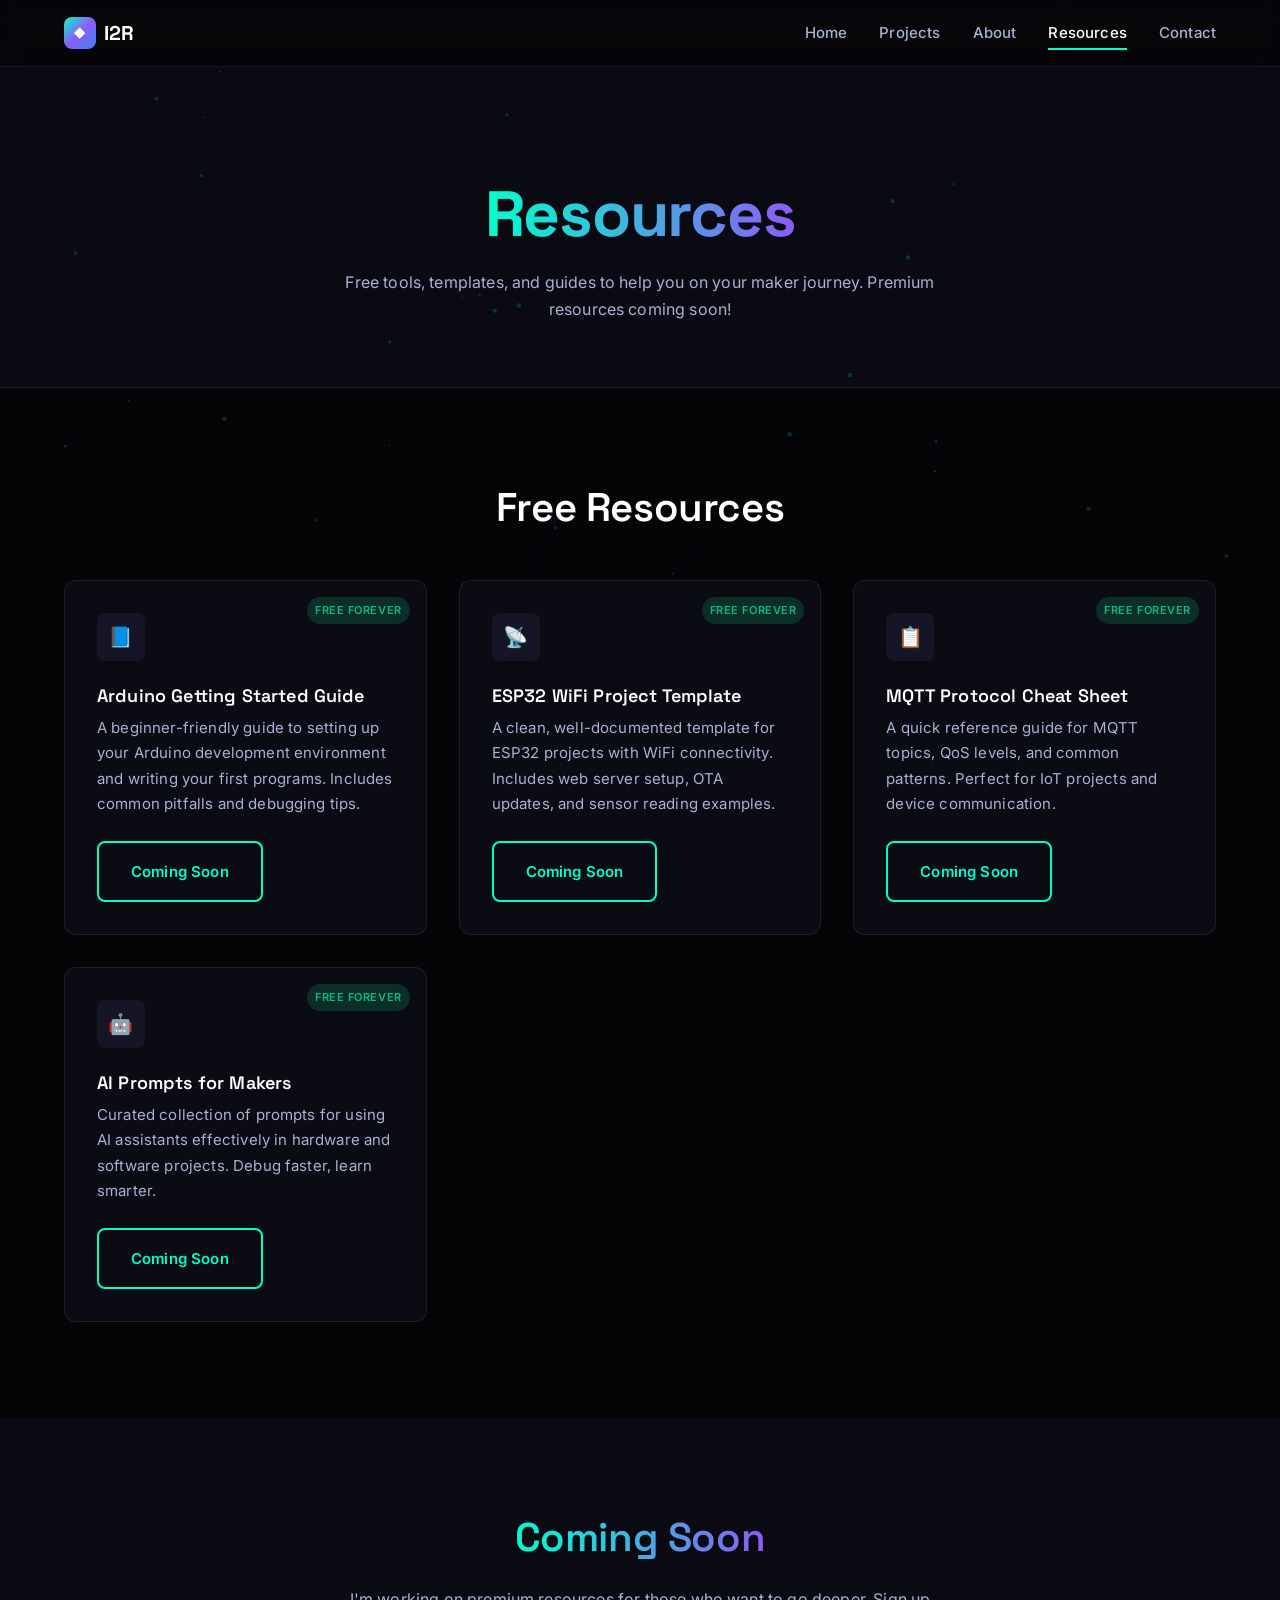
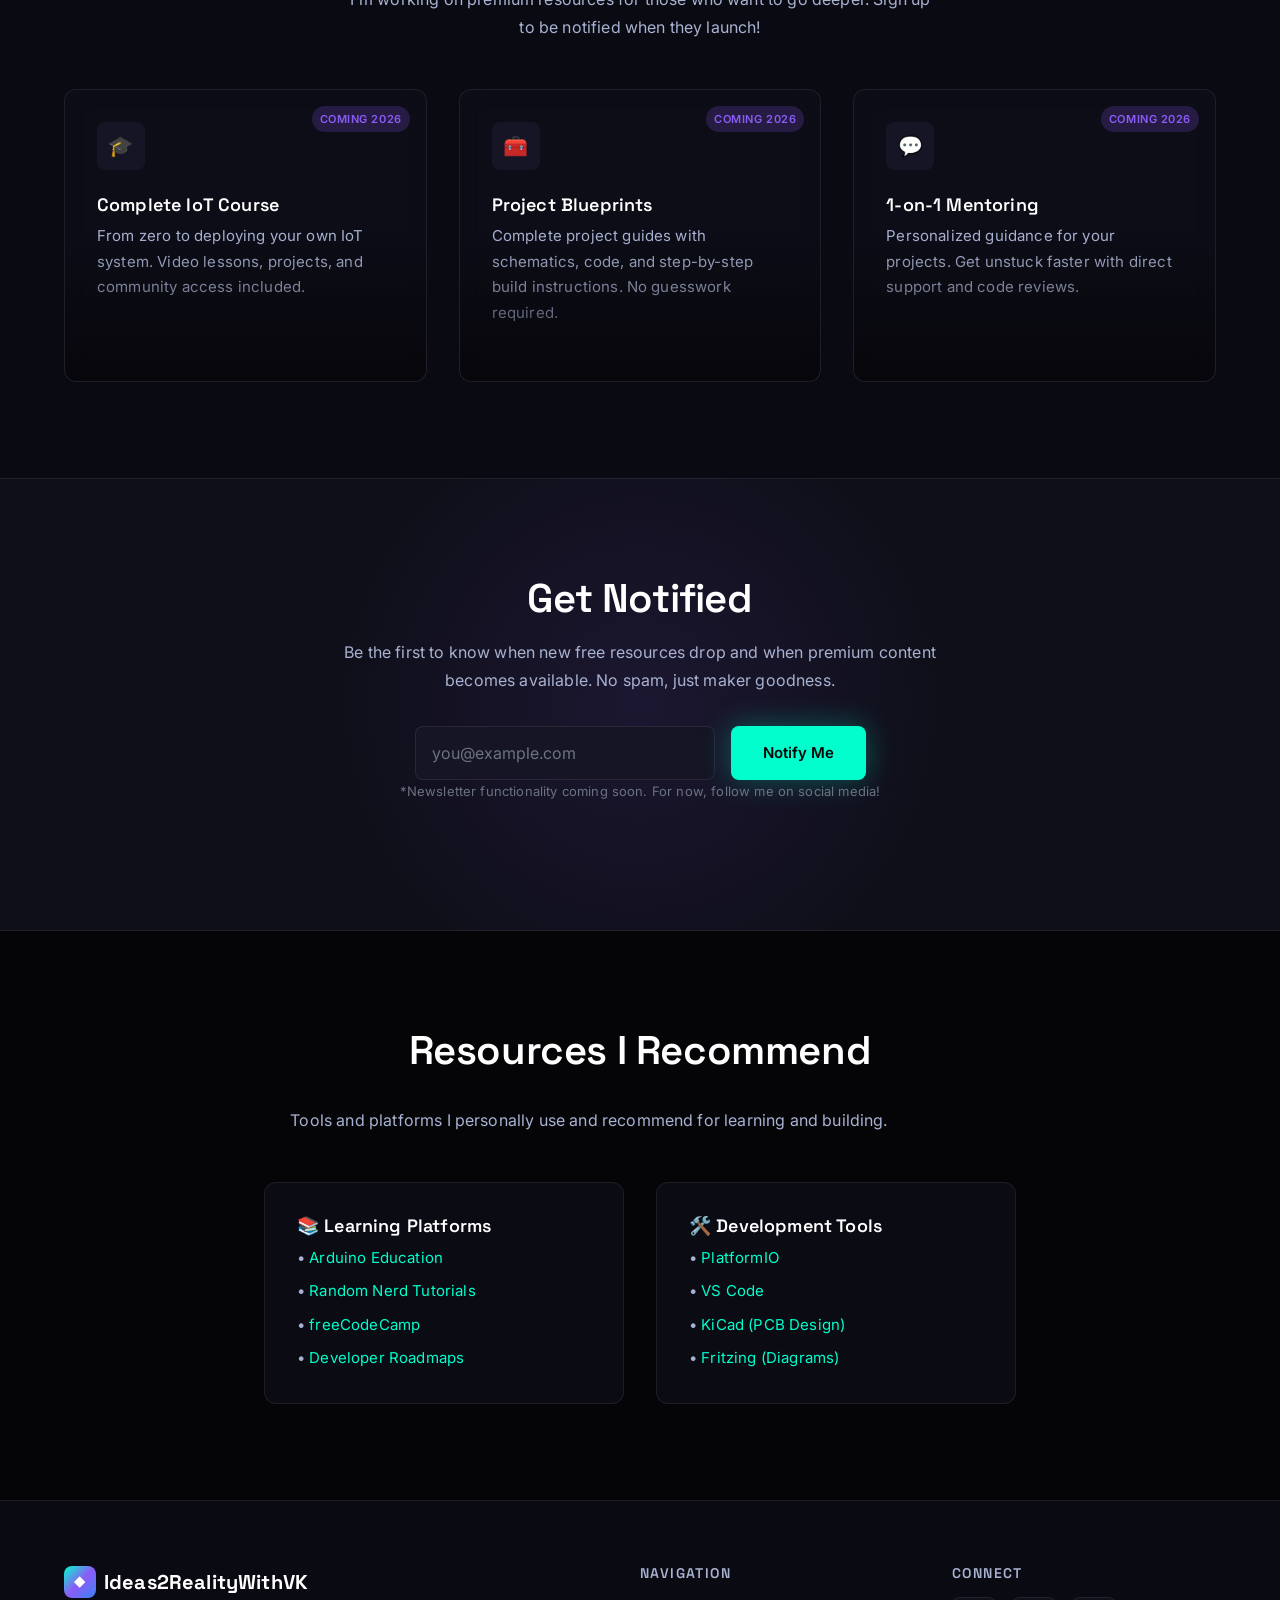
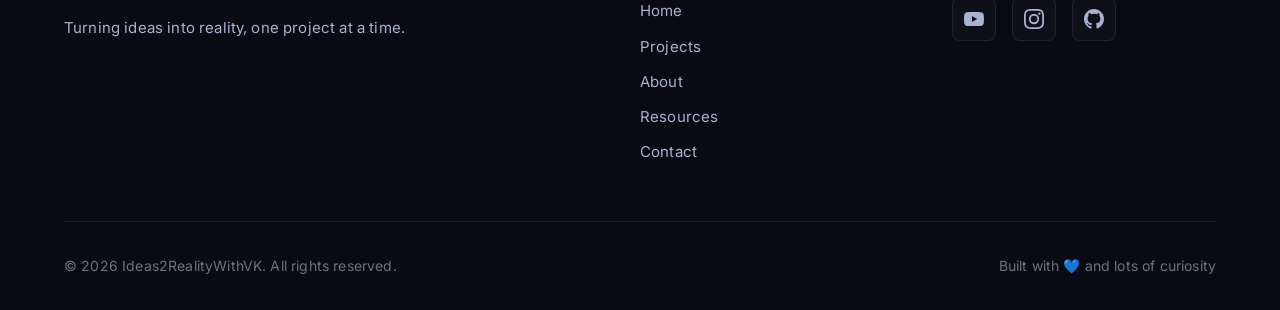
<file: resources.html>
<!DOCTYPE html>
<html lang="en">

<head>
    <meta charset="UTF-8">
    <meta name="viewport" content="width=device-width, initial-scale=1.0">
    <meta name="description"
        content="Free resources from Ideas2RealityWithVK - code snippets, project templates, and learning guides for makers and tech enthusiasts.">
    <meta name="keywords" content="free resources, code templates, Arduino tutorials, ESP32 guides, learning materials">
    <meta name="author" content="Ideas2RealityWithVK">

    <title>Resources | Ideas2RealityWithVK</title>

    <!-- Fonts -->
    <link rel="preconnect" href="https://fonts.googleapis.com">
    <link rel="preconnect" href="https://fonts.gstatic.com" crossorigin>
    <link
        href="https://fonts.googleapis.com/css2?family=Inter:wght@400;500;600;700&family=JetBrains+Mono:wght@400;500&family=Space+Grotesk:wght@500;600;700&display=swap"
        rel="stylesheet">

    <!-- Styles -->
    <link rel="stylesheet" href="css/style.css">
</head>

<body>
    <!-- Canvas Background -->
    <canvas id="bg-canvas"></canvas>

    <!-- Skip Link -->
    <a href="#main" class="skip-link">Skip to main content</a>

    <!-- Navigation -->
    <nav class="nav" role="navigation" aria-label="Main navigation">
        <div class="container nav__container">
            <a href="index.html" class="nav__logo" aria-label="Ideas2RealityWithVK Home">
                <span class="nav__logo-icon">◆</span>
                <span>I2R</span>
            </a>

            <button class="nav__toggle" aria-label="Toggle menu" aria-expanded="false">
                <span class="nav__toggle-bar"></span>
                <span class="nav__toggle-bar"></span>
                <span class="nav__toggle-bar"></span>
            </button>

            <ul class="nav__menu" role="menubar">
                <li role="none"><a href="index.html" class="nav__link" role="menuitem">Home</a></li>
                <li role="none"><a href="projects.html" class="nav__link" role="menuitem">Projects</a></li>
                <li role="none"><a href="about.html" class="nav__link" role="menuitem">About</a></li>
                <li role="none"><a href="resources.html" class="nav__link nav__link--active"
                        role="menuitem">Resources</a></li>
                <li role="none"><a href="contact.html" class="nav__link" role="menuitem">Contact</a></li>
            </ul>
        </div>
        <div class="nav__overlay" aria-hidden="true"></div>
    </nav>

    <main id="main">
        <!-- Page Header -->
        <header class="page-header">
            <div class="container">
                <h1><span class="gradient-text">Resources</span></h1>
                <p>Free tools, templates, and guides to help you on your maker journey. Premium resources coming soon!
                </p>
            </div>
        </header>

        <!-- Free Resources Section -->
        <section class="section" aria-labelledby="free-heading">
            <div class="container">
                <h2 id="free-heading" class="text-center mb-2xl reveal-on-scroll">Free Resources</h2>

                <div class="resources-grid reveal-stagger reveal-on-scroll">
                    <!-- Resource 1: Arduino Starter Guide -->
                    <article class="card resource-card">
                        <span class="resource-card__badge resource-card__badge--free">Free Forever</span>
                        <div class="resource-card__icon">📘</div>
                        <h3 class="resource-card__title">Arduino Getting Started Guide</h3>
                        <p class="resource-card__description">
                            A beginner-friendly guide to setting up your Arduino development environment
                            and writing your first programs. Includes common pitfalls and debugging tips.
                        </p>
                        <a href="#" class="btn btn--secondary"
                            onclick="alert('Resource coming soon! Join the newsletter to be notified.'); return false;">
                            Coming Soon
                        </a>
                    </article>

                    <!-- Resource 2: ESP32 WiFi Template -->
                    <article class="card resource-card">
                        <span class="resource-card__badge resource-card__badge--free">Free Forever</span>
                        <div class="resource-card__icon">📡</div>
                        <h3 class="resource-card__title">ESP32 WiFi Project Template</h3>
                        <p class="resource-card__description">
                            A clean, well-documented template for ESP32 projects with WiFi connectivity.
                            Includes web server setup, OTA updates, and sensor reading examples.
                        </p>
                        <a href="#" class="btn btn--secondary"
                            onclick="alert('Resource coming soon! Join the newsletter to be notified.'); return false;">
                            Coming Soon
                        </a>
                    </article>

                    <!-- Resource 3: MQTT Cheat Sheet -->
                    <article class="card resource-card">
                        <span class="resource-card__badge resource-card__badge--free">Free Forever</span>
                        <div class="resource-card__icon">📋</div>
                        <h3 class="resource-card__title">MQTT Protocol Cheat Sheet</h3>
                        <p class="resource-card__description">
                            A quick reference guide for MQTT topics, QoS levels, and common patterns.
                            Perfect for IoT projects and device communication.
                        </p>
                        <a href="#" class="btn btn--secondary"
                            onclick="alert('Resource coming soon! Join the newsletter to be notified.'); return false;">
                            Coming Soon
                        </a>
                    </article>

                    <!-- Resource 4: AI Prompt Templates -->
                    <article class="card resource-card">
                        <span class="resource-card__badge resource-card__badge--free">Free Forever</span>
                        <div class="resource-card__icon">🤖</div>
                        <h3 class="resource-card__title">AI Prompts for Makers</h3>
                        <p class="resource-card__description">
                            Curated collection of prompts for using AI assistants effectively in
                            hardware and software projects. Debug faster, learn smarter.
                        </p>
                        <a href="#" class="btn btn--secondary"
                            onclick="alert('Resource coming soon! Join the newsletter to be notified.'); return false;">
                            Coming Soon
                        </a>
                    </article>
                </div>
            </div>
        </section>

        <!-- Coming Soon Section -->
        <section class="section" style="background: var(--bg-space);" aria-labelledby="premium-heading">
            <div class="container">
                <h2 id="premium-heading" class="text-center mb-lg reveal-on-scroll">
                    <span class="gradient-text">Coming Soon</span>
                </h2>
                <p class="text-center mb-2xl reveal-on-scroll"
                    style="max-width: 600px; margin-left: auto; margin-right: auto;">
                    I'm working on premium resources for those who want to go deeper.
                    Sign up to be notified when they launch!
                </p>

                <div class="resources-grid reveal-stagger reveal-on-scroll">
                    <!-- Premium 1: Full Course -->
                    <article class="card resource-card resource-card--coming-soon">
                        <span class="resource-card__badge resource-card__badge--soon">Coming 2026</span>
                        <div class="resource-card__icon">🎓</div>
                        <h3 class="resource-card__title">Complete IoT Course</h3>
                        <p class="resource-card__description">
                            From zero to deploying your own IoT system. Video lessons, projects,
                            and community access included.
                        </p>
                    </article>

                    <!-- Premium 2: Project Kits -->
                    <article class="card resource-card resource-card--coming-soon">
                        <span class="resource-card__badge resource-card__badge--soon">Coming 2026</span>
                        <div class="resource-card__icon">🧰</div>
                        <h3 class="resource-card__title">Project Blueprints</h3>
                        <p class="resource-card__description">
                            Complete project guides with schematics, code, and step-by-step
                            build instructions. No guesswork required.
                        </p>
                    </article>

                    <!-- Premium 3: 1-on-1 -->
                    <article class="card resource-card resource-card--coming-soon">
                        <span class="resource-card__badge resource-card__badge--soon">Coming 2026</span>
                        <div class="resource-card__icon">💬</div>
                        <h3 class="resource-card__title">1-on-1 Mentoring</h3>
                        <p class="resource-card__description">
                            Personalized guidance for your projects. Get unstuck faster with
                            direct support and code reviews.
                        </p>
                    </article>
                </div>
            </div>
        </section>

        <!-- Newsletter Signup -->
        <section class="cta-banner section" aria-labelledby="newsletter-heading">
            <div class="container">
                <div class="cta-banner__content reveal-on-scroll">
                    <h2 id="newsletter-heading">Get Notified</h2>
                    <p>
                        Be the first to know when new free resources drop and when premium
                        content becomes available. No spam, just maker goodness.
                    </p>

                    <form class="contact-form"
                        style="max-width: 500px; margin: 0 auto; background: transparent; border: none; padding: 0;">
                        <div class="flex flex--gap-md" style="flex-wrap: wrap; justify-content: center;">
                            <input type="email" class="form-input" placeholder="you@example.com"
                                aria-label="Email address" style="max-width: 300px;" required>
                            <button type="submit" class="btn btn--primary"
                                onclick="event.preventDefault(); alert('Newsletter signup coming soon! For now, follow me on YouTube.');">
                                Notify Me
                            </button>
                        </div>
                        <p class="form-note text-center mt-md">
                            *Newsletter functionality coming soon. For now, follow me on social media!
                        </p>
                    </form>
                </div>
            </div>
        </section>

        <!-- External Resources -->
        <section class="section" aria-labelledby="external-heading">
            <div class="container container--narrow">
                <h2 id="external-heading" class="text-center mb-xl reveal-on-scroll">Resources I Recommend</h2>

                <div class="reveal-on-scroll">
                    <p class="text-center mb-2xl">
                        Tools and platforms I personally use and recommend for learning and building.
                    </p>

                    <div class="grid grid--2">
                        <div class="card">
                            <h4 style="margin-bottom: 0.5rem;">📚 Learning Platforms</h4>
                            <ul style="list-style: none; color: var(--text-muted); font-size: 0.9375rem;">
                                <li style="margin-bottom: 0.5rem;">• <a href="https://www.arduino.cc/education"
                                        target="_blank" rel="noopener">Arduino Education</a></li>
                                <li style="margin-bottom: 0.5rem;">• <a href="https://randomnerdtutorials.com"
                                        target="_blank" rel="noopener">Random Nerd Tutorials</a></li>
                                <li style="margin-bottom: 0.5rem;">• <a href="https://www.freecodecamp.org"
                                        target="_blank" rel="noopener">freeCodeCamp</a></li>
                                <li>• <a href="https://roadmap.sh" target="_blank" rel="noopener">Developer Roadmaps</a>
                                </li>
                            </ul>
                        </div>

                        <div class="card">
                            <h4 style="margin-bottom: 0.5rem;">🛠️ Development Tools</h4>
                            <ul style="list-style: none; color: var(--text-muted); font-size: 0.9375rem;">
                                <li style="margin-bottom: 0.5rem;">• <a href="https://platformio.org" target="_blank"
                                        rel="noopener">PlatformIO</a></li>
                                <li style="margin-bottom: 0.5rem;">• <a href="https://code.visualstudio.com"
                                        target="_blank" rel="noopener">VS Code</a></li>
                                <li style="margin-bottom: 0.5rem;">• <a href="https://www.kicad.org" target="_blank"
                                        rel="noopener">KiCad (PCB Design)</a></li>
                                <li>• <a href="https://fritzing.org" target="_blank" rel="noopener">Fritzing
                                        (Diagrams)</a></li>
                            </ul>
                        </div>
                    </div>
                </div>
            </div>
        </section>
    </main>

    <!-- Footer -->
    <footer class="footer" role="contentinfo">
        <div class="container">
            <div class="footer__content">
                <div class="footer__brand">
                    <a href="index.html" class="nav__logo">
                        <span class="nav__logo-icon">◆</span>
                        <span>Ideas2RealityWithVK</span>
                    </a>
                    <p>Turning ideas into reality, one project at a time.</p>
                </div>

                <nav class="footer__nav" aria-label="Footer navigation">
                    <h4>Navigation</h4>
                    <ul>
                        <li><a href="index.html">Home</a></li>
                        <li><a href="projects.html">Projects</a></li>
                        <li><a href="about.html">About</a></li>
                        <li><a href="resources.html">Resources</a></li>
                        <li><a href="contact.html">Contact</a></li>
                    </ul>
                </nav>

                <div class="footer__social">
                    <h4>Connect</h4>
                    <div class="social-links">
                        <a href="https://youtube.com/@Ideas2RealityWithVK" class="social-link" aria-label="YouTube"
                            target="_blank" rel="noopener noreferrer">
                            <svg viewBox="0 0 24 24" fill="currentColor">
                                <path
                                    d="M23.498 6.186a3.016 3.016 0 0 0-2.122-2.136C19.505 3.545 12 3.545 12 3.545s-7.505 0-9.377.505A3.017 3.017 0 0 0 .502 6.186C0 8.07 0 12 0 12s0 3.93.502 5.814a3.016 3.016 0 0 0 2.122 2.136c1.871.505 9.376.505 9.376.505s7.505 0 9.377-.505a3.015 3.015 0 0 0 2.122-2.136C24 15.93 24 12 24 12s0-3.93-.502-5.814zM9.545 15.568V8.432L15.818 12l-6.273 3.568z" />
                            </svg>
                        </a>
                        <a href="https://instagram.com/ideas2reality_vk" class="social-link" aria-label="Instagram"
                            target="_blank" rel="noopener noreferrer">
                            <svg viewBox="0 0 24 24" fill="currentColor">
                                <path
                                    d="M12 2.163c3.204 0 3.584.012 4.85.07 3.252.148 4.771 1.691 4.919 4.919.058 1.265.069 1.645.069 4.849 0 3.205-.012 3.584-.069 4.849-.149 3.225-1.664 4.771-4.919 4.919-1.266.058-1.644.07-4.85.07-3.204 0-3.584-.012-4.849-.07-3.26-.149-4.771-1.699-4.919-4.92-.058-1.265-.07-1.644-.07-4.849 0-3.204.013-3.583.07-4.849.149-3.227 1.664-4.771 4.919-4.919 1.266-.057 1.645-.069 4.849-.069zM12 0C8.741 0 8.333.014 7.053.072 2.695.272.273 2.69.073 7.052.014 8.333 0 8.741 0 12c0 3.259.014 3.668.072 4.948.2 4.358 2.618 6.78 6.98 6.98C8.333 23.986 8.741 24 12 24c3.259 0 3.668-.014 4.948-.072 4.354-.2 6.782-2.618 6.979-6.98.059-1.28.073-1.689.073-4.948 0-3.259-.014-3.667-.072-4.947-.196-4.354-2.617-6.78-6.979-6.98C15.668.014 15.259 0 12 0zm0 5.838a6.162 6.162 0 1 0 0 12.324 6.162 6.162 0 0 0 0-12.324zM12 16a4 4 0 1 1 0-8 4 4 0 0 1 0 8zm6.406-11.845a1.44 1.44 0 1 0 0 2.881 1.44 1.44 0 0 0 0-2.881z" />
                            </svg>
                        </a>
                        <a href="https://github.com/vishnukarthik5926" class="social-link" aria-label="GitHub"
                            target="_blank" rel="noopener noreferrer">
                            <svg viewBox="0 0 24 24" fill="currentColor">
                                <path
                                    d="M12 0C5.374 0 0 5.373 0 12c0 5.302 3.438 9.8 8.207 11.387.599.111.793-.261.793-.577v-2.234c-3.338.726-4.033-1.416-4.033-1.416-.546-1.387-1.333-1.756-1.333-1.756-1.089-.745.083-.729.083-.729 1.205.084 1.839 1.237 1.839 1.237 1.07 1.834 2.807 1.304 3.492.997.107-.775.418-1.305.762-1.604-2.665-.305-5.467-1.334-5.467-5.931 0-1.311.469-2.381 1.236-3.221-.124-.303-.535-1.524.117-3.176 0 0 1.008-.322 3.301 1.23A11.509 11.509 0 0 1 12 5.803c1.02.005 2.047.138 3.006.404 2.291-1.552 3.297-1.23 3.297-1.23.653 1.653.242 2.874.118 3.176.77.84 1.235 1.911 1.235 3.221 0 4.609-2.807 5.624-5.479 5.921.43.372.823 1.102.823 2.222v3.293c0 .319.192.694.801.576C20.566 21.797 24 17.3 24 12c0-6.627-5.373-12-12-12z" />
                            </svg>
                        </a>
                    </div>
                </div>
            </div>

            <div class="footer__bottom">
                <p>&copy; 2026 Ideas2RealityWithVK. All rights reserved.</p>
                <p>Built with 💙 and lots of curiosity</p>
            </div>
        </div>
    </footer>

    <!-- Scripts -->
    <script src="js/main.js?v=3"></script>
</body>

</html>
</file>
<file: css/style.css>
/* ============================================
   IDEAS2REALITYWITHVK — Design System
   A futuristic dark-mode portfolio
   ============================================ */

/* ============================================
   1. CSS CUSTOM PROPERTIES
   ============================================ */
:root {
  /* === BACKGROUNDS === */
  --bg-void: #050508;
  --bg-space: #0a0a12;
  --bg-nebula: #0f0f1a;
  --bg-stellar: #151525;
  --bg-cosmic: #1a1a2e;

  /* === TEXT HIERARCHY === */
  --text-white: #ffffff;
  --text-bright: #e6f1ff;
  --text-muted: #a8b2d1;
  --text-dim: #6b7280;

  /* === ACCENT SPECTRUM === */
  --accent-primary: #00ffcc;
  --accent-secondary: #8b5cf6;
  --accent-tertiary: #3b82f6;
  --accent-warm: #f59e0b;
  --accent-success: #10b981;

  /* === GLASS EFFECTS === */
  --glass-bg: rgba(15, 15, 26, 0.7);
  --glass-border: rgba(255, 255, 255, 0.08);
  --glass-blur: 12px;

  /* === GLOW EFFECTS === */
  --glow-cyan: 0 0 30px rgba(0, 255, 204, 0.3);
  --glow-violet: 0 0 30px rgba(139, 92, 246, 0.3);
  --glow-blue: 0 0 30px rgba(59, 130, 246, 0.3);
  --glow-subtle: 0 0 60px rgba(0, 255, 204, 0.1);

  /* === GRADIENTS === */
  --gradient-hero: linear-gradient(135deg, #00ffcc 0%, #8b5cf6 50%, #3b82f6 100%);
  --gradient-card: linear-gradient(180deg, rgba(139, 92, 246, 0.1) 0%, transparent 100%);
  --gradient-border: linear-gradient(135deg, rgba(0, 255, 204, 0.5), rgba(139, 92, 246, 0.5));
  --gradient-text: linear-gradient(90deg, #00ffcc, #8b5cf6, #3b82f6);

  /* === SPACING === */
  --space-xs: 0.25rem;
  --space-sm: 0.5rem;
  --space-md: 1rem;
  --space-lg: 1.5rem;
  --space-xl: 2rem;
  --space-2xl: 3rem;
  --space-3xl: 4rem;
  --space-4xl: 6rem;

  /* === ANIMATION === */
  --ease-out-expo: cubic-bezier(0.16, 1, 0.3, 1);
  --ease-out-back: cubic-bezier(0.34, 1.56, 0.64, 1);
  --ease-in-out-circ: cubic-bezier(0.85, 0, 0.15, 1);
  --spring-bounce: cubic-bezier(0.68, -0.6, 0.32, 1.6);
  --duration-instant: 100ms;
  --duration-fast: 200ms;
  --duration-normal: 400ms;
  --duration-slow: 600ms;
  --duration-reveal: 800ms;

  /* === BORDERS === */
  --radius-sm: 4px;
  --radius-md: 8px;
  --radius-lg: 12px;
  --radius-xl: 16px;
  --radius-full: 9999px;

  /* === SHADOWS === */
  --shadow-sm: 0 2px 8px rgba(0, 0, 0, 0.3);
  --shadow-md: 0 4px 16px rgba(0, 0, 0, 0.4);
  --shadow-lg: 0 8px 32px rgba(0, 0, 0, 0.5);
  --shadow-glow: 0 0 40px rgba(0, 255, 204, 0.15);
}

/* ============================================
   2. CSS RESET & BASE
   ============================================ */
*,
*::before,
*::after {
  box-sizing: border-box;
  margin: 0;
  padding: 0;
}

html {
  scroll-behavior: smooth;
  font-size: 16px;
}

body {
  font-family: 'Inter', -apple-system, BlinkMacSystemFont, 'Segoe UI', Roboto, sans-serif;
  background-color: var(--bg-void);
  color: var(--text-bright);
  line-height: 1.7;
  letter-spacing: 0.01em;
  min-height: 100vh;
  overflow-x: hidden;
  -webkit-font-smoothing: antialiased;
  -moz-osx-font-smoothing: grayscale;
}

/* Selection */
::selection {
  background: rgba(0, 255, 204, 0.3);
  color: var(--text-white);
}

/* Focus Styles */
:focus-visible {
  outline: 2px solid var(--accent-primary);
  outline-offset: 4px;
}

/* ============================================
   3. TYPOGRAPHY
   ============================================ */
h1, h2, h3, h4, h5, h6 {
  font-family: 'Space Grotesk', 'Inter', sans-serif;
  font-weight: 600;
  line-height: 1.2;
  color: var(--text-white);
}

h1 {
  font-size: clamp(2.5rem, 6vw, 4rem);
  font-weight: 700;
  letter-spacing: -0.02em;
}

h2 {
  font-size: clamp(1.75rem, 4vw, 2.5rem);
  letter-spacing: -0.01em;
}

h3 {
  font-size: clamp(1.25rem, 2vw, 1.5rem);
}

h4 {
  font-size: 1.125rem;
}

p {
  color: var(--text-muted);
  max-width: 65ch;
}

a {
  color: var(--accent-primary);
  text-decoration: none;
  transition: color var(--duration-fast) ease;
}

a:hover {
  color: var(--text-white);
}

strong {
  color: var(--text-bright);
  font-weight: 600;
}

code {
  font-family: 'JetBrains Mono', 'Fira Code', monospace;
  font-size: 0.875em;
  background: var(--bg-stellar);
  padding: 0.2em 0.4em;
  border-radius: var(--radius-sm);
  color: var(--accent-primary);
}

/* Gradient Text */
.gradient-text {
  background: var(--gradient-text);
  background-size: 200% auto;
  -webkit-background-clip: text;
  background-clip: text;
  -webkit-text-fill-color: transparent;
  animation: shimmer 3s linear infinite;
}

@keyframes shimmer {
  0% { background-position: 0% center; }
  100% { background-position: 200% center; }
}

/* ============================================
   4. LAYOUT
   ============================================ */
.container {
  width: 100%;
  max-width: 1200px;
  margin: 0 auto;
  padding: 0 var(--space-lg);
}

.container--narrow {
  max-width: 800px;
}

.container--wide {
  max-width: 1400px;
}

/* Grid System */
.grid {
  display: grid;
  gap: var(--space-xl);
}

.grid--2 {
  grid-template-columns: repeat(auto-fit, minmax(300px, 1fr));
}

.grid--3 {
  grid-template-columns: repeat(auto-fit, minmax(280px, 1fr));
}

/* Flex Utilities */
.flex {
  display: flex;
}

.flex--center {
  align-items: center;
  justify-content: center;
}

.flex--between {
  align-items: center;
  justify-content: space-between;
}

.flex--column {
  flex-direction: column;
}

.flex--gap-sm { gap: var(--space-sm); }
.flex--gap-md { gap: var(--space-md); }
.flex--gap-lg { gap: var(--space-lg); }

/* Section Spacing */
section {
  padding: var(--space-4xl) 0;
}

.section-header {
  margin-bottom: var(--space-3xl);
  text-align: center;
}

.section-header p {
  margin: var(--space-md) auto 0;
}

/* ============================================
   5. SKIP LINK (Accessibility)
   ============================================ */
.skip-link {
  position: fixed;
  top: -100%;
  left: var(--space-md);
  z-index: 9999;
  padding: var(--space-sm) var(--space-md);
  background: var(--accent-primary);
  color: var(--bg-void);
  font-weight: 600;
  border-radius: var(--radius-md);
  transition: top var(--duration-fast) ease;
}

.skip-link:focus {
  top: var(--space-md);
}

/* ============================================
   6. NAVIGATION
   ============================================ */
.nav {
  position: fixed;
  top: 0;
  left: 0;
  right: 0;
  z-index: 1000;
  padding: var(--space-md) 0;
  background: rgba(5, 5, 8, 0.8);
  backdrop-filter: blur(var(--glass-blur));
  border-bottom: 1px solid var(--glass-border);
  transition: background var(--duration-normal) ease;
}

.nav__container {
  display: flex;
  align-items: center;
  justify-content: space-between;
}

/* Logo */
.nav__logo {
  display: flex;
  align-items: center;
  gap: var(--space-sm);
  font-family: 'Space Grotesk', sans-serif;
  font-size: 1.25rem;
  font-weight: 700;
  color: var(--text-white);
  text-decoration: none;
  transition: transform var(--duration-fast) var(--ease-out-back);
}

.nav__logo:hover {
  transform: scale(1.05);
  color: var(--text-white);
}

.nav__logo-icon {
  width: 32px;
  height: 32px;
  background: var(--gradient-hero);
  border-radius: var(--radius-md);
  display: flex;
  align-items: center;
  justify-content: center;
  font-size: 0.875rem;
  transition: transform var(--duration-normal) var(--ease-out-expo);
}

.nav__logo:hover .nav__logo-icon {
  transform: rotate(10deg);
}

/* Desktop Menu */
.nav__menu {
  display: flex;
  align-items: center;
  gap: var(--space-xl);
  list-style: none;
}

.nav__link {
  position: relative;
  color: var(--text-muted);
  font-size: 0.9375rem;
  font-weight: 500;
  padding: var(--space-sm) 0;
  transition: color var(--duration-fast) ease;
}

.nav__link::after {
  content: '';
  position: absolute;
  bottom: 0;
  left: 0;
  width: 0;
  height: 2px;
  background: var(--accent-primary);
  transition: width var(--duration-normal) var(--ease-out-expo);
}

.nav__link:hover,
.nav__link--active {
  color: var(--text-white);
}

.nav__link:hover::after,
.nav__link--active::after {
  width: 100%;
}

/* Mobile Menu Toggle */
.nav__toggle {
  display: none;
  flex-direction: column;
  gap: 5px;
  padding: var(--space-sm);
  background: transparent;
  border: none;
  cursor: pointer;
  z-index: 1001;
}

.nav__toggle-bar {
  width: 24px;
  height: 2px;
  background: var(--text-bright);
  border-radius: var(--radius-full);
  transition: all var(--duration-normal) var(--ease-out-expo);
}

.nav__toggle.active .nav__toggle-bar:nth-child(1) {
  transform: rotate(45deg) translate(5px, 5px);
}

.nav__toggle.active .nav__toggle-bar:nth-child(2) {
  opacity: 0;
  transform: translateX(-10px);
}

.nav__toggle.active .nav__toggle-bar:nth-child(3) {
  transform: rotate(-45deg) translate(5px, -5px);
}

/* Mobile Menu */
@media (max-width: 768px) {
  .nav__toggle {
    display: flex;
  }

  .nav__menu {
    position: fixed;
    top: 0;
    right: 0;
    width: min(75vw, 320px);
    height: 100vh;
    flex-direction: column;
    justify-content: center;
    gap: var(--space-lg);
    padding: var(--space-3xl);
    background: var(--bg-space);
    border-left: 1px solid var(--glass-border);
    transform: translateX(100%);
    transition: transform var(--duration-normal) var(--ease-out-expo);
  }

  .nav__menu.active {
    transform: translateX(0);
  }

  .nav__link {
    font-size: 1.25rem;
  }

  .nav__link::before {
    content: '0' counter(nav-item) '.';
    counter-increment: nav-item;
    margin-right: var(--space-sm);
    font-family: 'JetBrains Mono', monospace;
    font-size: 0.75rem;
    color: var(--accent-primary);
  }

  .nav__menu {
    counter-reset: nav-item;
  }
}

/* Mobile Overlay */
.nav__overlay {
  position: fixed;
  inset: 0;
  background: rgba(0, 0, 0, 0.5);
  opacity: 0;
  visibility: hidden;
  transition: opacity var(--duration-normal) ease,
              visibility var(--duration-normal) ease;
  z-index: 999;
}

.nav__overlay.active {
  opacity: 1;
  visibility: visible;
}

/* ============================================
   7. HERO SECTION
   ============================================ */
.hero {
  position: relative;
  min-height: 100vh;
  display: flex;
  align-items: center;
  padding-top: 80px;
  overflow: hidden;
}

/* Animated Grid Background */
.hero__bg {
  position: absolute;
  inset: 0;
  background-image:
    radial-gradient(circle at 1px 1px, rgba(255, 255, 255, 0.03) 1px, transparent 0);
  background-size: 40px 40px;
  animation: gridMove 20s linear infinite;
}

@keyframes gridMove {
  0% { background-position: 0 0; }
  100% { background-position: 40px 40px; }
}

/* Glow orbs */
.hero__glow {
  position: absolute;
  border-radius: 50%;
  filter: blur(100px);
  opacity: 0.4;
  animation: float 10s ease-in-out infinite;
}

.hero__glow--1 {
  top: 20%;
  left: 10%;
  width: 400px;
  height: 400px;
  background: var(--accent-secondary);
  animation-delay: -2s;
}

.hero__glow--2 {
  bottom: 20%;
  right: 10%;
  width: 300px;
  height: 300px;
  background: var(--accent-primary);
  animation-delay: -5s;
}

@keyframes float {
  0%, 100% { transform: translate(0, 0); }
  25% { transform: translate(20px, -20px); }
  50% { transform: translate(-10px, 20px); }
  75% { transform: translate(15px, 10px); }
}

.hero__content {
  position: relative;
  z-index: 1;
  max-width: 800px;
}

.hero__greeting {
  display: inline-block;
  font-family: 'JetBrains Mono', monospace;
  font-size: 1rem;
  color: var(--accent-primary);
  margin-bottom: var(--space-md);
  opacity: 0;
  animation: fadeInUp 0.6s var(--ease-out-expo) 0.2s forwards;
}

.hero__title {
  font-size: clamp(2.5rem, 8vw, 5rem);
  font-weight: 700;
  line-height: 1.1;
  margin-bottom: var(--space-lg);
  opacity: 0;
  animation: fadeInUp 0.6s var(--ease-out-expo) 0.4s forwards;
}

.hero__tagline {
  font-size: clamp(1.125rem, 2vw, 1.375rem);
  color: var(--text-muted);
  max-width: 550px;
  margin-bottom: var(--space-2xl);
  opacity: 0;
  animation: fadeInUp 0.6s var(--ease-out-expo) 0.6s forwards;
}

.hero__cta {
  display: flex;
  flex-wrap: wrap;
  gap: var(--space-md);
  opacity: 0;
  animation: fadeInUp 0.6s var(--ease-out-expo) 0.8s forwards;
}

@keyframes fadeInUp {
  from {
    opacity: 0;
    transform: translateY(30px);
  }
  to {
    opacity: 1;
    transform: translateY(0);
  }
}

/* Scroll Indicator */
.hero__scroll {
  position: absolute;
  bottom: var(--space-2xl);
  left: 50%;
  transform: translateX(-50%);
  display: flex;
  flex-direction: column;
  align-items: center;
  gap: var(--space-sm);
  color: var(--text-dim);
  font-size: 0.75rem;
  letter-spacing: 0.1em;
  text-transform: uppercase;
  opacity: 0;
  animation: fadeIn 0.6s ease 1.2s forwards;
}

.hero__scroll-icon {
  width: 24px;
  height: 40px;
  border: 2px solid var(--text-dim);
  border-radius: var(--radius-full);
  position: relative;
}

.hero__scroll-icon::before {
  content: '';
  position: absolute;
  top: 8px;
  left: 50%;
  transform: translateX(-50%);
  width: 4px;
  height: 8px;
  background: var(--accent-primary);
  border-radius: var(--radius-full);
  animation: scrollBounce 1.5s ease-in-out infinite;
}

@keyframes scrollBounce {
  0%, 100% { transform: translateX(-50%) translateY(0); opacity: 1; }
  50% { transform: translateX(-50%) translateY(8px); opacity: 0.5; }
}

@keyframes fadeIn {
  to { opacity: 1; }
}

/* ============================================
   8. BUTTONS
   ============================================ */
.btn {
  display: inline-flex;
  align-items: center;
  gap: var(--space-sm);
  padding: var(--space-md) var(--space-xl);
  font-family: 'Inter', sans-serif;
  font-size: 0.9375rem;
  font-weight: 600;
  text-decoration: none;
  border-radius: var(--radius-md);
  border: none;
  cursor: pointer;
  transition: all var(--duration-normal) var(--ease-out-expo);
}

.btn--primary {
  background: var(--accent-primary);
  color: var(--bg-void);
  box-shadow: var(--glow-cyan);
}

.btn--primary:hover {
  transform: translateY(-2px);
  box-shadow: 0 0 50px rgba(0, 255, 204, 0.4);
  color: var(--bg-void);
}

.btn--secondary {
  background: transparent;
  color: var(--accent-primary);
  border: 2px solid var(--accent-primary);
}

.btn--secondary:hover {
  background: rgba(0, 255, 204, 0.1);
  transform: translateY(-2px);
  color: var(--accent-primary);
}

.btn__icon {
  transition: transform var(--duration-fast) ease;
}

.btn:hover .btn__icon {
  transform: translateX(4px);
}

/* ============================================
   9. CARDS
   ============================================ */
.card {
  position: relative;
  background: var(--glass-bg);
  border: 1px solid var(--glass-border);
  border-radius: var(--radius-lg);
  padding: var(--space-xl);
  backdrop-filter: blur(var(--glass-blur));
  transition: all var(--duration-normal) var(--ease-out-expo);
}

.card::before {
  content: '';
  position: absolute;
  inset: 0;
  border-radius: var(--radius-lg);
  padding: 1px;
  background: var(--gradient-border);
  -webkit-mask: 
    linear-gradient(#fff 0 0) content-box, 
    linear-gradient(#fff 0 0);
  mask: 
    linear-gradient(#fff 0 0) content-box, 
    linear-gradient(#fff 0 0);
  -webkit-mask-composite: xor;
  mask-composite: exclude;
  opacity: 0;
  transition: opacity var(--duration-normal) ease;
}

.card:hover {
  transform: translateY(-8px);
  box-shadow: var(--shadow-glow);
  border-color: transparent;
}

.card:hover::before {
  opacity: 1;
}

/* Project Card */
.project-card {
  display: flex;
  flex-direction: column;
  height: 100%;
}

.project-card__icon {
  width: 56px;
  height: 56px;
  background: var(--bg-stellar);
  border-radius: var(--radius-md);
  display: flex;
  align-items: center;
  justify-content: center;
  margin-bottom: var(--space-lg);
  font-size: 1.5rem;
  transition: all var(--duration-normal) var(--ease-out-expo);
}

.project-card:hover .project-card__icon {
  background: var(--gradient-hero);
  transform: scale(1.1) rotate(-5deg);
}

.project-card__title {
  font-size: 1.25rem;
  margin-bottom: var(--space-sm);
}

.project-card__title a {
  color: var(--text-white);
  text-decoration: none;
}

.project-card__title a:hover {
  color: var(--accent-primary);
}

.project-card__description {
  font-size: 0.9375rem;
  color: var(--text-muted);
  margin-bottom: var(--space-lg);
  flex-grow: 1;
}

.project-card__tech {
  display: flex;
  flex-wrap: wrap;
  gap: var(--space-sm);
  margin-bottom: var(--space-md);
}

.project-card__footer {
  display: flex;
  align-items: center;
  justify-content: space-between;
  margin-top: auto;
  padding-top: var(--space-md);
  border-top: 1px solid var(--glass-border);
}

/* Tech Badge */
.tech-badge {
  display: inline-flex;
  align-items: center;
  padding: var(--space-xs) var(--space-sm);
  font-family: 'JetBrains Mono', monospace;
  font-size: 0.75rem;
  color: var(--text-muted);
  background: var(--bg-stellar);
  border-radius: var(--radius-sm);
  transition: all var(--duration-fast) ease;
}

.tech-badge:hover {
  color: var(--accent-primary);
  background: rgba(0, 255, 204, 0.1);
}

/* Status Badge */
.status-badge {
  display: inline-flex;
  align-items: center;
  gap: var(--space-xs);
  font-size: 0.75rem;
  font-weight: 500;
  text-transform: uppercase;
  letter-spacing: 0.05em;
}

.status-badge::before {
  content: '';
  width: 8px;
  height: 8px;
  border-radius: 50%;
}

.status-badge--completed::before {
  background: var(--accent-success);
  box-shadow: 0 0 8px var(--accent-success);
}

.status-badge--completed {
  color: var(--accent-success);
}

.status-badge--progress::before {
  background: var(--accent-warm);
  box-shadow: 0 0 8px var(--accent-warm);
  animation: pulse 2s ease-in-out infinite;
}

.status-badge--progress {
  color: var(--accent-warm);
}

@keyframes pulse {
  0%, 100% { opacity: 1; }
  50% { opacity: 0.5; }
}

/* Card Link */
.card-link {
  display: inline-flex;
  align-items: center;
  gap: var(--space-xs);
  font-size: 0.875rem;
  font-weight: 500;
  color: var(--accent-primary);
}

.card-link svg {
  transition: transform var(--duration-fast) ease;
}

.card-link:hover svg {
  transform: translateX(4px);
}

/* ============================================
   10. SECTIONS
   ============================================ */
/* About Preview */
.about-preview {
  background: var(--bg-space);
}

.about-preview__content {
  display: grid;
  grid-template-columns: 1fr;
  gap: var(--space-3xl);
  align-items: center;
}

@media (min-width: 768px) {
  .about-preview__content {
    grid-template-columns: 1fr 1.5fr;
  }
}

.about-preview__image {
  position: relative;
  aspect-ratio: 1;
  max-width: 300px;
  margin: 0 auto;
}

.about-preview__image-wrapper {
  position: relative;
  width: 100%;
  height: 100%;
  border-radius: var(--radius-lg);
  overflow: hidden;
  border: 2px solid var(--glass-border);
}

.about-preview__image-wrapper::before {
  content: '';
  position: absolute;
  inset: 0;
  background: var(--gradient-hero);
  opacity: 0.1;
}

.about-preview__placeholder {
  width: 100%;
  height: 100%;
  background: var(--bg-nebula);
  display: flex;
  align-items: center;
  justify-content: center;
  font-size: 4rem;
}

.about-preview__image::after {
  content: '';
  position: absolute;
  top: 20px;
  left: 20px;
  right: -20px;
  bottom: -20px;
  border: 2px solid var(--accent-primary);
  border-radius: var(--radius-lg);
  z-index: -1;
  opacity: 0.3;
}

.about-preview__text h2 {
  margin-bottom: var(--space-lg);
}

.about-preview__text p {
  margin-bottom: var(--space-md);
}

/* Tech Stack */
.tech-stack {
  display: flex;
  flex-wrap: wrap;
  gap: var(--space-md);
  margin: var(--space-xl) 0;
}

.tech-stack__item {
  display: flex;
  align-items: center;
  gap: var(--space-sm);
  padding: var(--space-sm) var(--space-md);
  background: var(--bg-nebula);
  border: 1px solid var(--glass-border);
  border-radius: var(--radius-md);
  font-size: 0.875rem;
  color: var(--text-muted);
  transition: all var(--duration-fast) ease;
}

.tech-stack__item:hover {
  border-color: var(--accent-primary);
  color: var(--accent-primary);
  transform: translateY(-2px);
}

.tech-stack__icon {
  font-size: 1.25rem;
}

/* CTA Banner */
.cta-banner {
  position: relative;
  background: var(--bg-nebula);
  border-top: 1px solid var(--glass-border);
  border-bottom: 1px solid var(--glass-border);
  text-align: center;
  overflow: hidden;
}

.cta-banner::before {
  content: '';
  position: absolute;
  top: 50%;
  left: 50%;
  transform: translate(-50%, -50%);
  width: 600px;
  height: 600px;
  background: radial-gradient(circle, rgba(139, 92, 246, 0.1) 0%, transparent 70%);
}

.cta-banner__content {
  position: relative;
  z-index: 1;
}

.cta-banner h2 {
  margin-bottom: var(--space-md);
}

.cta-banner p {
  margin: 0 auto var(--space-xl);
}

/* ============================================
   11. FOOTER
   ============================================ */
.footer {
  background: var(--bg-space);
  border-top: 1px solid var(--glass-border);
  padding: var(--space-3xl) 0 var(--space-xl);
}

.footer__content {
  display: grid;
  grid-template-columns: 1fr;
  gap: var(--space-2xl);
  margin-bottom: var(--space-2xl);
}

@media (min-width: 768px) {
  .footer__content {
    grid-template-columns: 2fr 1fr 1fr;
  }
}

.footer__brand p {
  margin-top: var(--space-md);
  font-size: 0.9375rem;
}

.footer__nav h4,
.footer__social h4 {
  font-size: 0.875rem;
  text-transform: uppercase;
  letter-spacing: 0.1em;
  color: var(--text-muted);
  margin-bottom: var(--space-md);
}

.footer__nav ul {
  list-style: none;
}

.footer__nav li {
  margin-bottom: var(--space-sm);
}

.footer__nav a {
  color: var(--text-muted);
  font-size: 0.9375rem;
  transition: color var(--duration-fast) ease;
}

.footer__nav a:hover {
  color: var(--accent-primary);
}

/* Social Links */
.social-links {
  display: flex;
  gap: var(--space-md);
}

.social-link {
  width: 44px;
  height: 44px;
  display: flex;
  align-items: center;
  justify-content: center;
  background: var(--bg-nebula);
  border: 1px solid var(--glass-border);
  border-radius: var(--radius-md);
  color: var(--text-muted);
  transition: all var(--duration-fast) ease;
}

.social-link:hover {
  background: var(--accent-primary);
  border-color: var(--accent-primary);
  color: var(--bg-void);
  transform: translateY(-4px);
}

.social-link svg {
  width: 20px;
  height: 20px;
}

/* Footer Bottom */
.footer__bottom {
  display: flex;
  flex-direction: column;
  align-items: center;
  gap: var(--space-md);
  padding-top: var(--space-xl);
  border-top: 1px solid var(--glass-border);
  text-align: center;
}

@media (min-width: 768px) {
  .footer__bottom {
    flex-direction: row;
    justify-content: space-between;
  }
}

.footer__bottom p {
  font-size: 0.875rem;
  color: var(--text-dim);
}

.footer__bottom a {
  color: var(--accent-primary);
}

/* ============================================
   12. PAGE HEADER
   ============================================ */
.page-header {
  padding: calc(80px + var(--space-4xl)) 0 var(--space-3xl);
  background: var(--bg-space);
  border-bottom: 1px solid var(--glass-border);
  text-align: center;
}

.page-header h1 {
  margin-bottom: var(--space-md);
}

.page-header p {
  margin: 0 auto;
  max-width: 600px;
}

/* ============================================
   13. ABOUT PAGE SPECIFIC
   ============================================ */
.about-section {
  padding: var(--space-3xl) 0;
}

.about-intro {
  max-width: 800px;
  margin: 0 auto;
}

.about-intro p {
  font-size: 1.125rem;
  line-height: 1.8;
  margin-bottom: var(--space-lg);
}

/* Timeline */
.timeline {
  position: relative;
  max-width: 700px;
  margin: var(--space-3xl) auto;
  padding-left: var(--space-3xl);
}

.timeline::before {
  content: '';
  position: absolute;
  left: 0;
  top: 0;
  bottom: 0;
  width: 2px;
  background: linear-gradient(to bottom, var(--accent-primary), var(--accent-secondary));
}

.timeline__item {
  position: relative;
  padding-bottom: var(--space-2xl);
}

.timeline__item::before {
  content: '';
  position: absolute;
  left: calc(-1 * var(--space-3xl) - 6px);
  top: 0;
  width: 14px;
  height: 14px;
  background: var(--bg-void);
  border: 2px solid var(--accent-primary);
  border-radius: 50%;
}

.timeline__year {
  font-family: 'JetBrains Mono', monospace;
  font-size: 0.875rem;
  color: var(--accent-primary);
  margin-bottom: var(--space-sm);
}

.timeline__title {
  font-size: 1.25rem;
  margin-bottom: var(--space-sm);
}

.timeline__description {
  color: var(--text-muted);
}

/* Skills Grid */
.skills-section {
  background: var(--bg-nebula);
}

.skills-grid {
  display: grid;
  grid-template-columns: repeat(auto-fit, minmax(150px, 1fr));
  gap: var(--space-md);
}

.skill-item {
  display: flex;
  flex-direction: column;
  align-items: center;
  gap: var(--space-sm);
  padding: var(--space-lg);
  background: var(--bg-space);
  border: 1px solid var(--glass-border);
  border-radius: var(--radius-md);
  text-align: center;
  transition: all var(--duration-fast) ease;
}

.skill-item:hover {
  border-color: var(--accent-primary);
  transform: translateY(-4px);
}

.skill-item__icon {
  font-size: 2rem;
  margin-bottom: var(--space-xs);
}

.skill-item__name {
  font-size: 0.875rem;
  font-weight: 500;
  color: var(--text-bright);
}

.skill-item__level {
  font-size: 0.75rem;
  color: var(--text-dim);
}

/* ============================================
   14. RESOURCES PAGE
   ============================================ */
.resources-grid {
  display: grid;
  grid-template-columns: repeat(auto-fit, minmax(280px, 1fr));
  gap: var(--space-xl);
}

.resource-card {
  position: relative;
}

.resource-card__badge {
  position: absolute;
  top: var(--space-md);
  right: var(--space-md);
  padding: var(--space-xs) var(--space-sm);
  font-size: 0.6875rem;
  font-weight: 600;
  text-transform: uppercase;
  letter-spacing: 0.05em;
  border-radius: var(--radius-full);
}

.resource-card__badge--free {
  background: rgba(16, 185, 129, 0.2);
  color: var(--accent-success);
}

.resource-card__badge--soon {
  background: rgba(139, 92, 246, 0.2);
  color: var(--accent-secondary);
}

.resource-card__icon {
  width: 48px;
  height: 48px;
  background: var(--bg-stellar);
  border-radius: var(--radius-md);
  display: flex;
  align-items: center;
  justify-content: center;
  margin-bottom: var(--space-lg);
  font-size: 1.25rem;
}

.resource-card__title {
  font-size: 1.125rem;
  margin-bottom: var(--space-sm);
}

.resource-card__description {
  font-size: 0.9375rem;
  color: var(--text-muted);
  margin-bottom: var(--space-lg);
}

.resource-card--coming-soon {
  opacity: 0.7;
}

.resource-card--coming-soon::after {
  content: '';
  position: absolute;
  inset: 0;
  background: linear-gradient(to bottom, transparent 50%, rgba(5, 5, 8, 0.8) 100%);
  border-radius: var(--radius-lg);
  pointer-events: none;
}

/* ============================================
   15. CONTACT PAGE
   ============================================ */
.contact-section {
  padding: var(--space-3xl) 0;
}

.contact-grid {
  display: grid;
  grid-template-columns: 1fr;
  gap: var(--space-3xl);
}

@media (min-width: 768px) {
  .contact-grid {
    grid-template-columns: 1.2fr 1fr;
  }
}

/* Contact Form */
.contact-form {
  background: var(--glass-bg);
  border: 1px solid var(--glass-border);
  border-radius: var(--radius-lg);
  padding: var(--space-2xl);
}

.form-group {
  margin-bottom: var(--space-lg);
}

.form-label {
  display: block;
  font-size: 0.875rem;
  font-weight: 500;
  color: var(--text-bright);
  margin-bottom: var(--space-sm);
}

.form-input,
.form-textarea,
.form-select {
  width: 100%;
  padding: var(--space-md);
  font-family: 'Inter', sans-serif;
  font-size: 1rem;
  color: var(--text-bright);
  background: var(--bg-stellar);
  border: 1px solid var(--glass-border);
  border-radius: var(--radius-md);
  transition: all var(--duration-fast) ease;
}

.form-input:focus,
.form-textarea:focus,
.form-select:focus {
  outline: none;
  border-color: var(--accent-primary);
  box-shadow: 0 0 0 3px rgba(0, 255, 204, 0.1);
}

.form-input::placeholder,
.form-textarea::placeholder {
  color: var(--text-dim);
}

.form-textarea {
  min-height: 150px;
  resize: vertical;
}

.form-select {
  cursor: pointer;
  appearance: none;
  background-image: url("data:image/svg+xml,%3Csvg xmlns='http://www.w3.org/2000/svg' width='16' height='16' viewBox='0 0 24 24' fill='none' stroke='%23a8b2d1' stroke-width='2' stroke-linecap='round' stroke-linejoin='round'%3E%3Cpolyline points='6 9 12 15 18 9'%3E%3C/polyline%3E%3C/svg%3E");
  background-repeat: no-repeat;
  background-position: right var(--space-md) center;
  padding-right: var(--space-2xl);
}

.form-error {
  font-size: 0.8125rem;
  color: #ef4444;
  margin-top: var(--space-xs);
  display: none;
}

.form-group.error .form-input,
.form-group.error .form-textarea,
.form-group.error .form-select {
  border-color: #ef4444;
}

.form-group.error .form-error {
  display: block;
}

.form-note {
  font-size: 0.8125rem;
  color: var(--text-dim);
  margin-top: var(--space-md);
}

/* Contact Info */
.contact-info h3 {
  margin-bottom: var(--space-md);
}

.contact-info p {
  margin-bottom: var(--space-xl);
}

.contact-info__item {
  display: flex;
  align-items: flex-start;
  gap: var(--space-md);
  margin-bottom: var(--space-lg);
}

.contact-info__icon {
  width: 44px;
  height: 44px;
  background: var(--bg-nebula);
  border: 1px solid var(--glass-border);
  border-radius: var(--radius-md);
  display: flex;
  align-items: center;
  justify-content: center;
  color: var(--accent-primary);
  flex-shrink: 0;
}

.contact-info__text strong {
  display: block;
  margin-bottom: var(--space-xs);
}

.contact-info__text span {
  color: var(--text-muted);
  font-size: 0.9375rem;
}

/* Social Section in Contact */
.contact-social {
  margin-top: var(--space-2xl);
  padding-top: var(--space-xl);
  border-top: 1px solid var(--glass-border);
}

.contact-social h4 {
  font-size: 0.875rem;
  text-transform: uppercase;
  letter-spacing: 0.1em;
  color: var(--text-muted);
  margin-bottom: var(--space-md);
}

/* FAQ */
.faq-section {
  background: var(--bg-nebula);
}

.faq-list {
  max-width: 800px;
  margin: 0 auto;
}

.faq-item {
  border-bottom: 1px solid var(--glass-border);
}

.faq-question {
  width: 100%;
  display: flex;
  align-items: center;
  justify-content: space-between;
  padding: var(--space-lg) 0;
  font-family: 'Inter', sans-serif;
  font-size: 1rem;
  font-weight: 500;
  color: var(--text-bright);
  background: transparent;
  border: none;
  text-align: left;
  cursor: pointer;
  transition: color var(--duration-fast) ease;
}

.faq-question:hover {
  color: var(--accent-primary);
}

.faq-question svg {
  flex-shrink: 0;
  transition: transform var(--duration-normal) ease;
}

.faq-item.active .faq-question svg {
  transform: rotate(180deg);
}

.faq-answer {
  max-height: 0;
  overflow: hidden;
  transition: max-height var(--duration-normal) ease;
}

.faq-item.active .faq-answer {
  max-height: 500px;
}

.faq-answer p {
  padding-bottom: var(--space-lg);
}

/* ============================================
   16. SCROLL REVEAL ANIMATIONS
   ============================================ */
.reveal-on-scroll {
  opacity: 0;
  transform: translateY(30px);
  transition: opacity var(--duration-reveal) var(--ease-out-expo),
              transform var(--duration-reveal) var(--ease-out-expo);
}

.reveal-on-scroll.revealed {
  opacity: 1;
  transform: translateY(0);
}

/* Staggered reveal for grid items */
.reveal-stagger > * {
  opacity: 0;
  transform: translateY(30px);
  transition: opacity var(--duration-reveal) var(--ease-out-expo),
              transform var(--duration-reveal) var(--ease-out-expo);
}

.reveal-stagger.revealed > *:nth-child(1) { transition-delay: 0ms; }
.reveal-stagger.revealed > *:nth-child(2) { transition-delay: 100ms; }
.reveal-stagger.revealed > *:nth-child(3) { transition-delay: 200ms; }
.reveal-stagger.revealed > *:nth-child(4) { transition-delay: 300ms; }
.reveal-stagger.revealed > *:nth-child(5) { transition-delay: 400ms; }
.reveal-stagger.revealed > *:nth-child(6) { transition-delay: 500ms; }

.reveal-stagger.revealed > * {
  opacity: 1;
  transform: translateY(0);
}

/* ============================================
   17. UTILITIES
   ============================================ */
.text-center { text-align: center; }
.text-left { text-align: left; }
.text-right { text-align: right; }

.mt-sm { margin-top: var(--space-sm); }
.mt-md { margin-top: var(--space-md); }
.mt-lg { margin-top: var(--space-lg); }
.mt-xl { margin-top: var(--space-xl); }
.mt-2xl { margin-top: var(--space-2xl); }

.mb-sm { margin-bottom: var(--space-sm); }
.mb-md { margin-bottom: var(--space-md); }
.mb-lg { margin-bottom: var(--space-lg); }
.mb-xl { margin-bottom: var(--space-xl); }
.mb-2xl { margin-bottom: var(--space-2xl); }

.visually-hidden {
  position: absolute;
  width: 1px;
  height: 1px;
  padding: 0;
  margin: -1px;
  overflow: hidden;
  clip: rect(0, 0, 0, 0);
  white-space: nowrap;
  border: 0;
}

/* ============================================
   18. REDUCED MOTION
   ============================================ */
@media (prefers-reduced-motion: reduce) {
  *,
  *::before,
  *::after {
    animation-duration: 0.01ms !important;
    animation-iteration-count: 1 !important;
    transition-duration: 0.01ms !important;
    scroll-behavior: auto !important;
  }

  .reveal-on-scroll,
  .reveal-stagger > * {
    opacity: 1;
    transform: none;
  }
}

/* ============================================
   19. THEME: BENTO GRID + GLASSMORPHISM + CYBERCORE
   ============================================ */

/* Interactive Background Canvas */
#bg-canvas {
  position: fixed;
  top: 0;
  left: 0;
  width: 100%;
  height: 100%;
  pointer-events: none;
  z-index: 0;
  opacity: 0.45;
}

/* Bento Grid System */
.bento-grid {
  display: grid;
  grid-template-columns: repeat(12, 1fr);
  gap: 1.5rem;
  position: relative;
  z-index: 1;
}

.bento-col-12 { grid-column: span 12; }
.bento-col-8  { grid-column: span 8; }
.bento-col-7  { grid-column: span 7; }
.bento-col-6  { grid-column: span 6; }
.bento-col-5  { grid-column: span 5; }
.bento-col-4  { grid-column: span 4; }
.bento-col-3  { grid-column: span 3; }

@media (max-width: 992px) {
  .bento-col-8,
  .bento-col-7,
  .bento-col-6,
  .bento-col-5 {
    grid-column: span 12;
  }
  .bento-col-4,
  .bento-col-3 {
    grid-column: span 6;
  }
}

@media (max-width: 640px) {
  .bento-col-4,
  .bento-col-3 {
    grid-column: span 12;
  }
  .bento-grid {
    gap: 1rem;
  }
}

/* Bento Card Design (Glassmorphism + Cybercore Accents) */
.bento-card {
  background: rgba(15, 15, 26, 0.72);
  backdrop-filter: blur(16px);
  -webkit-backdrop-filter: blur(16px);
  border: 1px solid rgba(255, 255, 255, 0.08);
  border-radius: var(--radius-xl);
  padding: 1.75rem;
  position: relative;
  overflow: hidden;
  transition: transform var(--duration-normal) var(--ease-out-expo),
              border-color var(--duration-normal) ease,
              box-shadow var(--duration-normal) ease;
  display: flex;
  flex-direction: column;
}

.bento-card::before {
  content: '';
  position: absolute;
  top: 0;
  left: 0;
  right: 0;
  height: 2px;
  background: linear-gradient(90deg, transparent, rgba(0, 255, 204, 0.5), rgba(139, 92, 246, 0.5), transparent);
  opacity: 0;
  transition: opacity var(--duration-normal) ease;
}

.bento-card:hover {
  transform: translateY(-4px);
  border-color: rgba(0, 255, 204, 0.25);
  box-shadow: 0 16px 36px rgba(0, 0, 0, 0.5), 0 0 30px rgba(0, 255, 204, 0.08);
}

.bento-card:hover::before {
  opacity: 1;
}

.bento-card--glow {
  border-color: rgba(0, 255, 204, 0.2);
  box-shadow: 0 8px 32px rgba(0, 0, 0, 0.4), inset 0 0 20px rgba(0, 255, 204, 0.03);
}

.bento-card--accent-gold {
  border-color: rgba(245, 158, 11, 0.25);
  box-shadow: 0 8px 32px rgba(0, 0, 0, 0.4), inset 0 0 20px rgba(245, 158, 11, 0.03);
}

.bento-card--accent-gold::before {
  background: linear-gradient(90deg, transparent, rgba(245, 158, 11, 0.6), rgba(251, 191, 36, 0.6), transparent);
}

.bento-card--accent-gold:hover {
  border-color: rgba(245, 158, 11, 0.4);
  box-shadow: 0 16px 36px rgba(0, 0, 0, 0.5), 0 0 30px rgba(245, 158, 11, 0.12);
}

/* Card Header & Badges */
.bento-card__badge {
  display: inline-flex;
  align-items: center;
  gap: 0.5rem;
  font-size: 0.75rem;
  font-weight: 600;
  text-transform: uppercase;
  letter-spacing: 0.08em;
  padding: 0.35rem 0.85rem;
  border-radius: var(--radius-full);
  margin-bottom: 1rem;
  width: fit-content;
}

.bento-card__badge--cyan {
  background: rgba(0, 255, 204, 0.1);
  color: var(--accent-primary);
  border: 1px solid rgba(0, 255, 204, 0.25);
}

.bento-card__badge--gold {
  background: rgba(245, 158, 11, 0.12);
  color: #fbbf24;
  border: 1px solid rgba(245, 158, 11, 0.3);
}

.bento-card__badge--purple {
  background: rgba(139, 92, 246, 0.12);
  color: #c084fc;
  border: 1px solid rgba(139, 92, 246, 0.3);
}

/* ============================================
   20. CYBERCORE PROFILE AVATAR
   ============================================ */
.cyber-avatar-container {
  display: flex;
  flex-direction: column;
  align-items: center;
  justify-content: center;
  padding: 1.5rem 1rem;
  text-align: center;
}

.cyber-avatar {
  position: relative;
  width: 140px;
  height: 140px;
  margin-bottom: 1.25rem;
  display: flex;
  align-items: center;
  justify-content: center;
}

.cyber-avatar__ring {
  position: absolute;
  inset: -10px;
  border-radius: 50%;
  border: 2px dashed rgba(0, 255, 204, 0.4);
  animation: spinSlow 20s linear infinite;
  box-shadow: 0 0 25px rgba(0, 255, 204, 0.15);
}

.cyber-avatar__ring--inner {
  inset: -4px;
  border: 1.5px solid rgba(139, 92, 246, 0.5);
  animation: spinReverse 14s linear infinite;
}

@keyframes spinSlow {
  from { transform: rotate(0deg); }
  to { transform: rotate(360deg); }
}

@keyframes spinReverse {
  from { transform: rotate(360deg); }
  to { transform: rotate(0deg); }
}

.cyber-avatar__core {
  width: 100%;
  height: 100%;
  border-radius: 50%;
  background: linear-gradient(135deg, #101026 0%, #1a1a38 50%, #0d1b2a 100%);
  border: 2px solid rgba(0, 255, 204, 0.6);
  display: flex;
  flex-direction: column;
  align-items: center;
  justify-content: center;
  box-shadow: inset 0 0 20px rgba(0, 255, 204, 0.2), 0 0 25px rgba(0, 255, 204, 0.25);
  position: relative;
  overflow: hidden;
}

.cyber-avatar__core::before {
  content: '';
  position: absolute;
  top: -50%;
  left: -50%;
  width: 200%;
  height: 200%;
  background: radial-gradient(circle, rgba(0, 255, 204, 0.12) 0%, transparent 60%);
  pointer-events: none;
}

.cyber-avatar__monogram {
  font-family: 'Space Grotesk', sans-serif;
  font-size: 2.5rem;
  font-weight: 700;
  letter-spacing: -0.05em;
  background: linear-gradient(135deg, #00ffcc 0%, #a78bfa 100%);
  -webkit-background-clip: text;
  background-clip: text;
  -webkit-text-fill-color: transparent;
  line-height: 1;
  position: relative;
  z-index: 2;
}

.cyber-avatar__tag {
  font-size: 0.65rem;
  font-family: 'JetBrains Mono', monospace;
  color: var(--accent-primary);
  letter-spacing: 0.1em;
  text-transform: uppercase;
  margin-top: 0.25rem;
  opacity: 0.85;
}

/* Pulsing Status Chip */
.live-status-pill {
  display: inline-flex;
  align-items: center;
  gap: 0.5rem;
  background: rgba(16, 185, 129, 0.1);
  border: 1px solid rgba(16, 185, 129, 0.3);
  padding: 0.4rem 1rem;
  border-radius: var(--radius-full);
  font-size: 0.8125rem;
  font-weight: 500;
  color: #34d399;
}

.pulse-dot {
  width: 8px;
  height: 8px;
  border-radius: 50%;
  background-color: #10b981;
  position: relative;
}

.pulse-dot::after {
  content: '';
  position: absolute;
  inset: -3px;
  border-radius: 50%;
  background-color: #10b981;
  opacity: 0.6;
  animation: pulseBeacon 2s cubic-bezier(0, 0, 0.2, 1) infinite;
}

@keyframes pulseBeacon {
  0% { transform: scale(1); opacity: 0.8; }
  100% { transform: scale(2.5); opacity: 0; }
}

/* ============================================
   21. METRICS / STATS BENTO
   ============================================ */
.stats-bento-grid {
  display: grid;
  grid-template-columns: repeat(2, 1fr);
  gap: 1rem;
  height: 100%;
}

.stat-item {
  background: rgba(21, 21, 37, 0.6);
  border: 1px solid rgba(255, 255, 255, 0.05);
  border-radius: var(--radius-lg);
  padding: 1.25rem 1rem;
  text-align: center;
  display: flex;
  flex-direction: column;
  justify-content: center;
  transition: border-color var(--duration-fast) ease;
}

.stat-item:hover {
  border-color: rgba(0, 255, 204, 0.3);
}

.stat-item__number {
  font-family: 'Space Grotesk', sans-serif;
  font-size: 2.25rem;
  font-weight: 700;
  line-height: 1.1;
  margin-bottom: 0.25rem;
}

.stat-item__label {
  font-size: 0.75rem;
  text-transform: uppercase;
  letter-spacing: 0.06em;
  color: var(--text-muted);
}

/* ============================================
   22. AWARDS & HONORS BENTO SHOWCASE
   ============================================ */
.awards-list {
  display: flex;
  flex-direction: column;
  gap: 1rem;
}

.award-item {
  display: flex;
  align-items: flex-start;
  gap: 1.25rem;
  padding: 1.25rem;
  background: rgba(21, 21, 37, 0.5);
  border: 1px solid rgba(255, 255, 255, 0.06);
  border-radius: var(--radius-lg);
  transition: transform var(--duration-fast) ease, border-color var(--duration-fast) ease, background var(--duration-fast) ease;
}

.award-item:hover {
  transform: translateX(4px);
  border-color: rgba(245, 158, 11, 0.4);
  background: rgba(21, 21, 37, 0.8);
}

.award-item__icon {
  width: 48px;
  height: 48px;
  border-radius: var(--radius-md);
  background: rgba(245, 158, 11, 0.15);
  border: 1px solid rgba(245, 158, 11, 0.3);
  display: flex;
  align-items: center;
  justify-content: center;
  font-size: 1.5rem;
  flex-shrink: 0;
  color: #fbbf24;
}

.award-item__content h4 {
  font-size: 1.05rem;
  margin-bottom: 0.25rem;
  color: var(--text-white);
  display: flex;
  align-items: center;
  gap: 0.5rem;
  flex-wrap: wrap;
}

.award-item__tag {
  font-size: 0.7rem;
  padding: 0.15rem 0.5rem;
  border-radius: var(--radius-sm);
  background: rgba(245, 158, 11, 0.2);
  color: #fbbf24;
  font-weight: 600;
  text-transform: uppercase;
}

.award-item__content p {
  font-size: 0.875rem;
  color: var(--text-muted);
  line-height: 1.5;
  margin: 0;
}

/* ============================================
   23. SKILLS MATRIX WITH TABS
   ============================================ */
.skill-tabs-nav {
  display: flex;
  gap: 0.5rem;
  flex-wrap: wrap;
  margin-bottom: 1.5rem;
  border-bottom: 1px solid rgba(255, 255, 255, 0.08);
  padding-bottom: 1rem;
}

.skill-tab-btn {
  background: rgba(21, 21, 37, 0.6);
  border: 1px solid rgba(255, 255, 255, 0.08);
  color: var(--text-muted);
  padding: 0.5rem 1rem;
  border-radius: var(--radius-full);
  font-size: 0.8125rem;
  font-weight: 500;
  cursor: pointer;
  transition: all var(--duration-fast) ease;
}

.skill-tab-btn:hover {
  color: var(--text-white);
  border-color: rgba(0, 255, 204, 0.3);
}

.skill-tab-btn.active {
  background: var(--accent-primary);
  color: var(--bg-void);
  font-weight: 600;
  border-color: var(--accent-primary);
  box-shadow: 0 0 16px rgba(0, 255, 204, 0.3);
}

.skill-cards-grid {
  display: grid;
  grid-template-columns: repeat(auto-fill, minmax(240px, 1fr));
  gap: 1rem;
}

.skill-bar-card {
  background: rgba(21, 21, 37, 0.5);
  border: 1px solid rgba(255, 255, 255, 0.06);
  border-radius: var(--radius-md);
  padding: 1rem;
  transition: transform var(--duration-fast) ease, border-color var(--duration-fast) ease;
}

.skill-bar-card:hover {
  transform: translateY(-2px);
  border-color: rgba(0, 255, 204, 0.3);
}

.skill-bar-card__header {
  display: flex;
  align-items: center;
  justify-content: space-between;
  margin-bottom: 0.5rem;
}

.skill-bar-card__title {
  display: flex;
  align-items: center;
  gap: 0.5rem;
  font-size: 0.9375rem;
  font-weight: 500;
  color: var(--text-bright);
}

.skill-bar-card__badge {
  font-size: 0.7rem;
  padding: 0.15rem 0.5rem;
  border-radius: var(--radius-sm);
  background: rgba(0, 255, 204, 0.1);
  color: var(--accent-primary);
  font-weight: 600;
}

.skill-progress-track {
  width: 100%;
  height: 6px;
  background: rgba(255, 255, 255, 0.06);
  border-radius: var(--radius-full);
  overflow: hidden;
  margin-top: 0.5rem;
}

.skill-progress-bar {
  height: 100%;
  background: linear-gradient(90deg, #00ffcc, #8b5cf6);
  border-radius: var(--radius-full);
  transition: width 1s var(--ease-out-expo);
}

/* ============================================
   24. QUICK CONTACT ALTERNATIVES
   ============================================ */
.quick-contact-box {
  background: rgba(21, 21, 37, 0.65);
  border: 1px solid rgba(0, 255, 204, 0.2);
  border-radius: var(--radius-xl);
  padding: 1.5rem;
  margin-bottom: 1.5rem;
}

.quick-contact-box__header {
  display: flex;
  align-items: center;
  justify-content: space-between;
  margin-bottom: 1rem;
  flex-wrap: wrap;
  gap: 0.5rem;
}

.quick-email-display {
  display: flex;
  align-items: center;
  justify-content: space-between;
  gap: 1rem;
  background: rgba(10, 10, 18, 0.7);
  border: 1px solid rgba(255, 255, 255, 0.08);
  border-radius: var(--radius-md);
  padding: 0.75rem 1rem;
  margin-bottom: 1rem;
  flex-wrap: wrap;
}

.quick-email-text {
  font-family: 'JetBrains Mono', monospace;
  font-size: 0.9375rem;
  color: var(--accent-primary);
  word-break: break-all;
}

.btn-action-copy {
  display: inline-flex;
  align-items: center;
  gap: 0.5rem;
  background: rgba(0, 255, 204, 0.15);
  border: 1px solid rgba(0, 255, 204, 0.35);
  color: var(--accent-primary);
  padding: 0.5rem 1rem;
  border-radius: var(--radius-md);
  font-size: 0.8125rem;
  font-weight: 600;
  cursor: pointer;
  transition: all var(--duration-fast) ease;
}

.btn-action-copy:hover {
  background: var(--accent-primary);
  color: var(--bg-void);
  box-shadow: 0 0 16px rgba(0, 255, 204, 0.3);
}

.email-client-options {
  display: flex;
  gap: 0.75rem;
  flex-wrap: wrap;
}

.btn-client-launch {
  flex: 1;
  min-width: 140px;
  display: inline-flex;
  align-items: center;
  justify-content: center;
  gap: 0.5rem;
  background: rgba(255, 255, 255, 0.04);
  border: 1px solid rgba(255, 255, 255, 0.08);
  color: var(--text-bright);
  padding: 0.6rem 1rem;
  border-radius: var(--radius-md);
  font-size: 0.8125rem;
  font-weight: 500;
  cursor: pointer;
  text-decoration: none;
  transition: all var(--duration-fast) ease;
}

.btn-client-launch:hover {
  background: rgba(255, 255, 255, 0.08);
  border-color: rgba(255, 255, 255, 0.2);
  color: var(--text-white);
  transform: translateY(-1px);
}

.btn-client-launch--primary {
  background: rgba(139, 92, 246, 0.15);
  border-color: rgba(139, 92, 246, 0.35);
  color: #c084fc;
}

.btn-client-launch--primary:hover {
  background: rgba(139, 92, 246, 0.25);
  color: #ffffff;
  border-color: rgba(139, 92, 246, 0.6);
}

/* ============================================
   25. TOAST NOTIFICATION ENGINE
   ============================================ */
.toast-container {
  position: fixed;
  bottom: 2rem;
  right: 2rem;
  z-index: 10000;
  display: flex;
  flex-direction: column;
  gap: 0.75rem;
  pointer-events: none;
}

.toast {
  pointer-events: auto;
  background: rgba(15, 15, 26, 0.95);
  backdrop-filter: blur(16px);
  -webkit-backdrop-filter: blur(16px);
  border: 1px solid rgba(0, 255, 204, 0.4);
  border-radius: var(--radius-md);
  padding: 0.875rem 1.25rem;
  color: var(--text-white);
  font-size: 0.875rem;
  font-weight: 500;
  display: flex;
  align-items: center;
  gap: 0.75rem;
  box-shadow: 0 10px 30px rgba(0, 0, 0, 0.6), 0 0 20px rgba(0, 255, 204, 0.2);
  transform: translateY(20px);
  opacity: 0;
  transition: all var(--duration-normal) var(--ease-out-expo);
}

.toast.show {
  transform: translateY(0);
  opacity: 1;
}

.toast__icon {
  color: var(--accent-primary);
  font-size: 1.1rem;
}

/* ============================================
   26. SCROLL PROGRESS & BACK TO TOP
   ============================================ */
.scroll-top-btn {
  position: fixed;
  bottom: 2rem;
  left: 2rem;
  width: 48px;
  height: 48px;
  border-radius: 50%;
  background: rgba(15, 15, 26, 0.85);
  backdrop-filter: blur(12px);
  border: 1px solid rgba(255, 255, 255, 0.1);
  color: var(--accent-primary);
  display: flex;
  align-items: center;
  justify-content: center;
  cursor: pointer;
  z-index: 999;
  opacity: 0;
  visibility: hidden;
  transform: translateY(10px);
  transition: all var(--duration-normal) ease;
  box-shadow: 0 4px 20px rgba(0, 0, 0, 0.4);
}

.scroll-top-btn.visible {
  opacity: 1;
  visibility: visible;
  transform: translateY(0);
}

.scroll-top-btn:hover {
  background: rgba(0, 255, 204, 0.15);
  border-color: var(--accent-primary);
  box-shadow: 0 0 20px rgba(0, 255, 204, 0.3);
  transform: translateY(-3px);
}

/* Spinner for submit button */
.btn-spinner {
  width: 16px;
  height: 16px;
  border: 2px solid rgba(255, 255, 255, 0.3);
  border-top-color: currentColor;
  border-radius: 50%;
  animation: spinSlow 0.8s linear infinite;
  display: inline-block;
  margin-right: 0.5rem;
}
</file>
